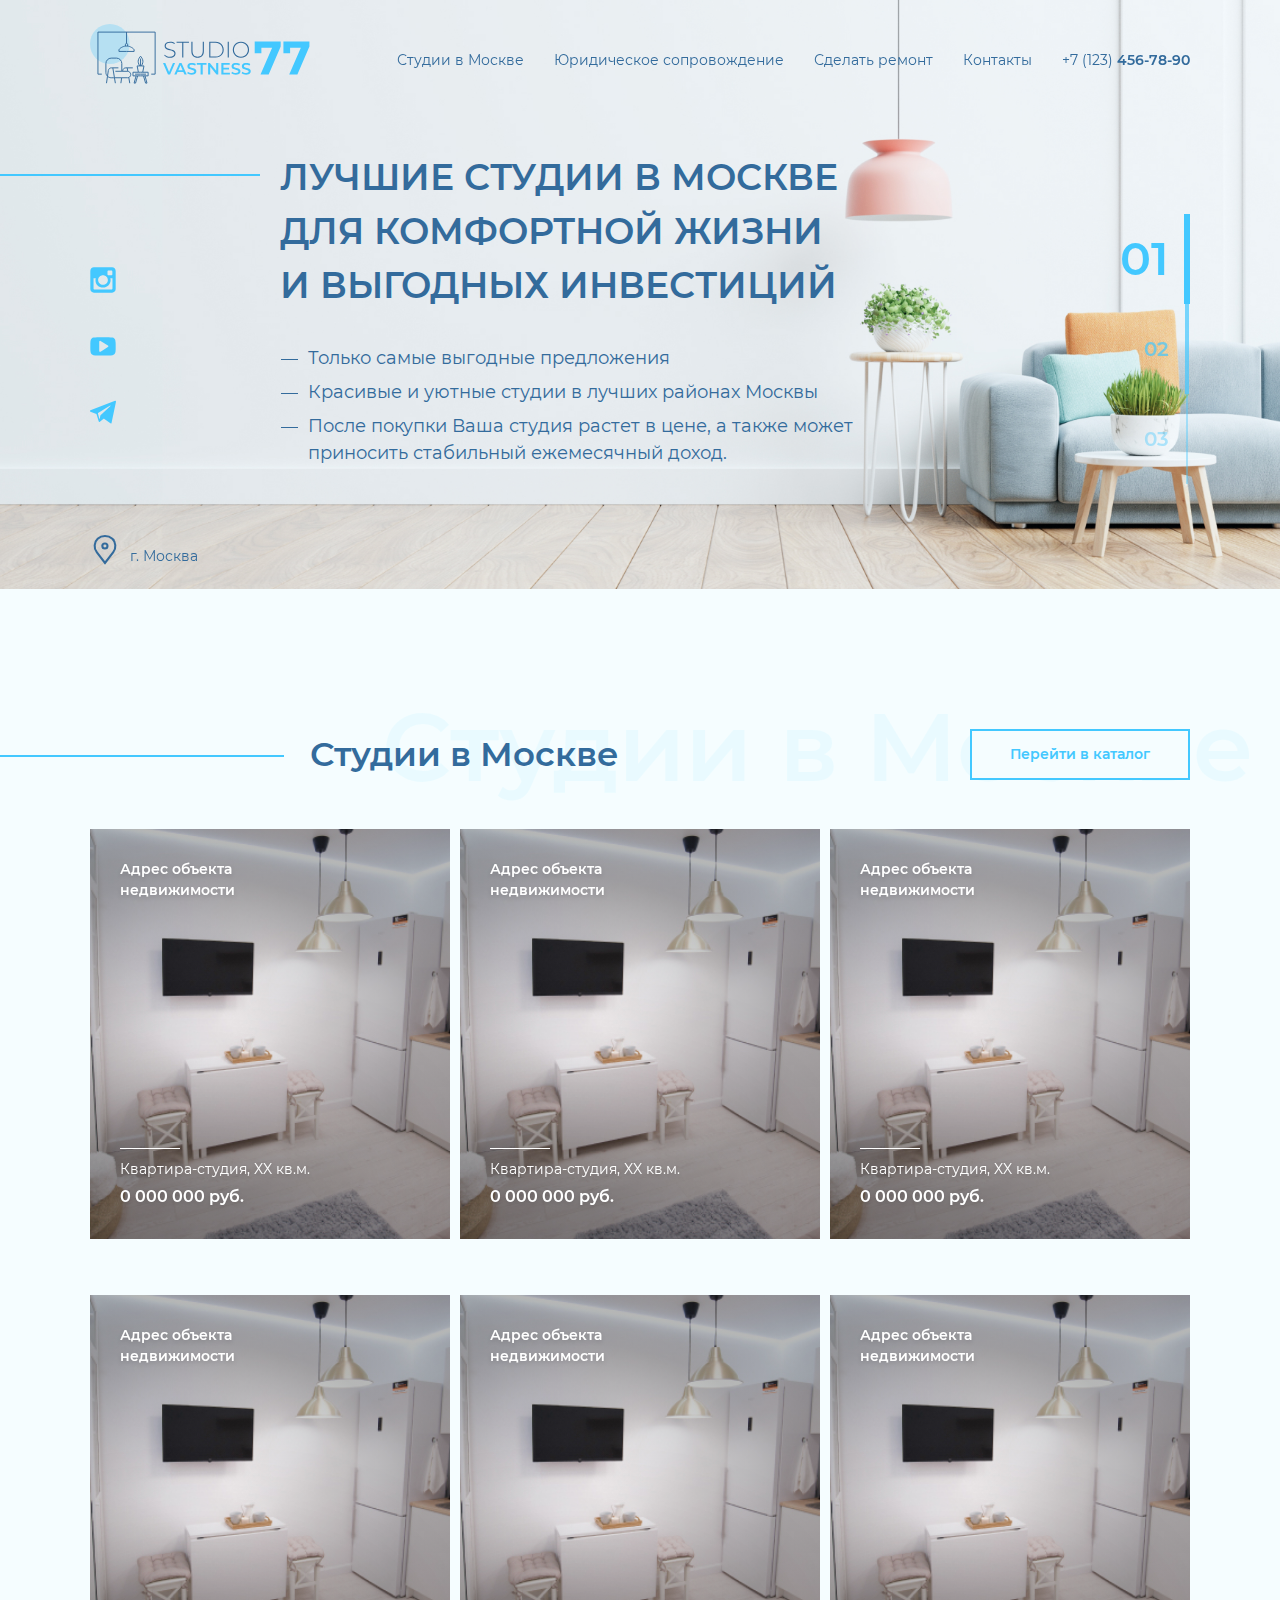
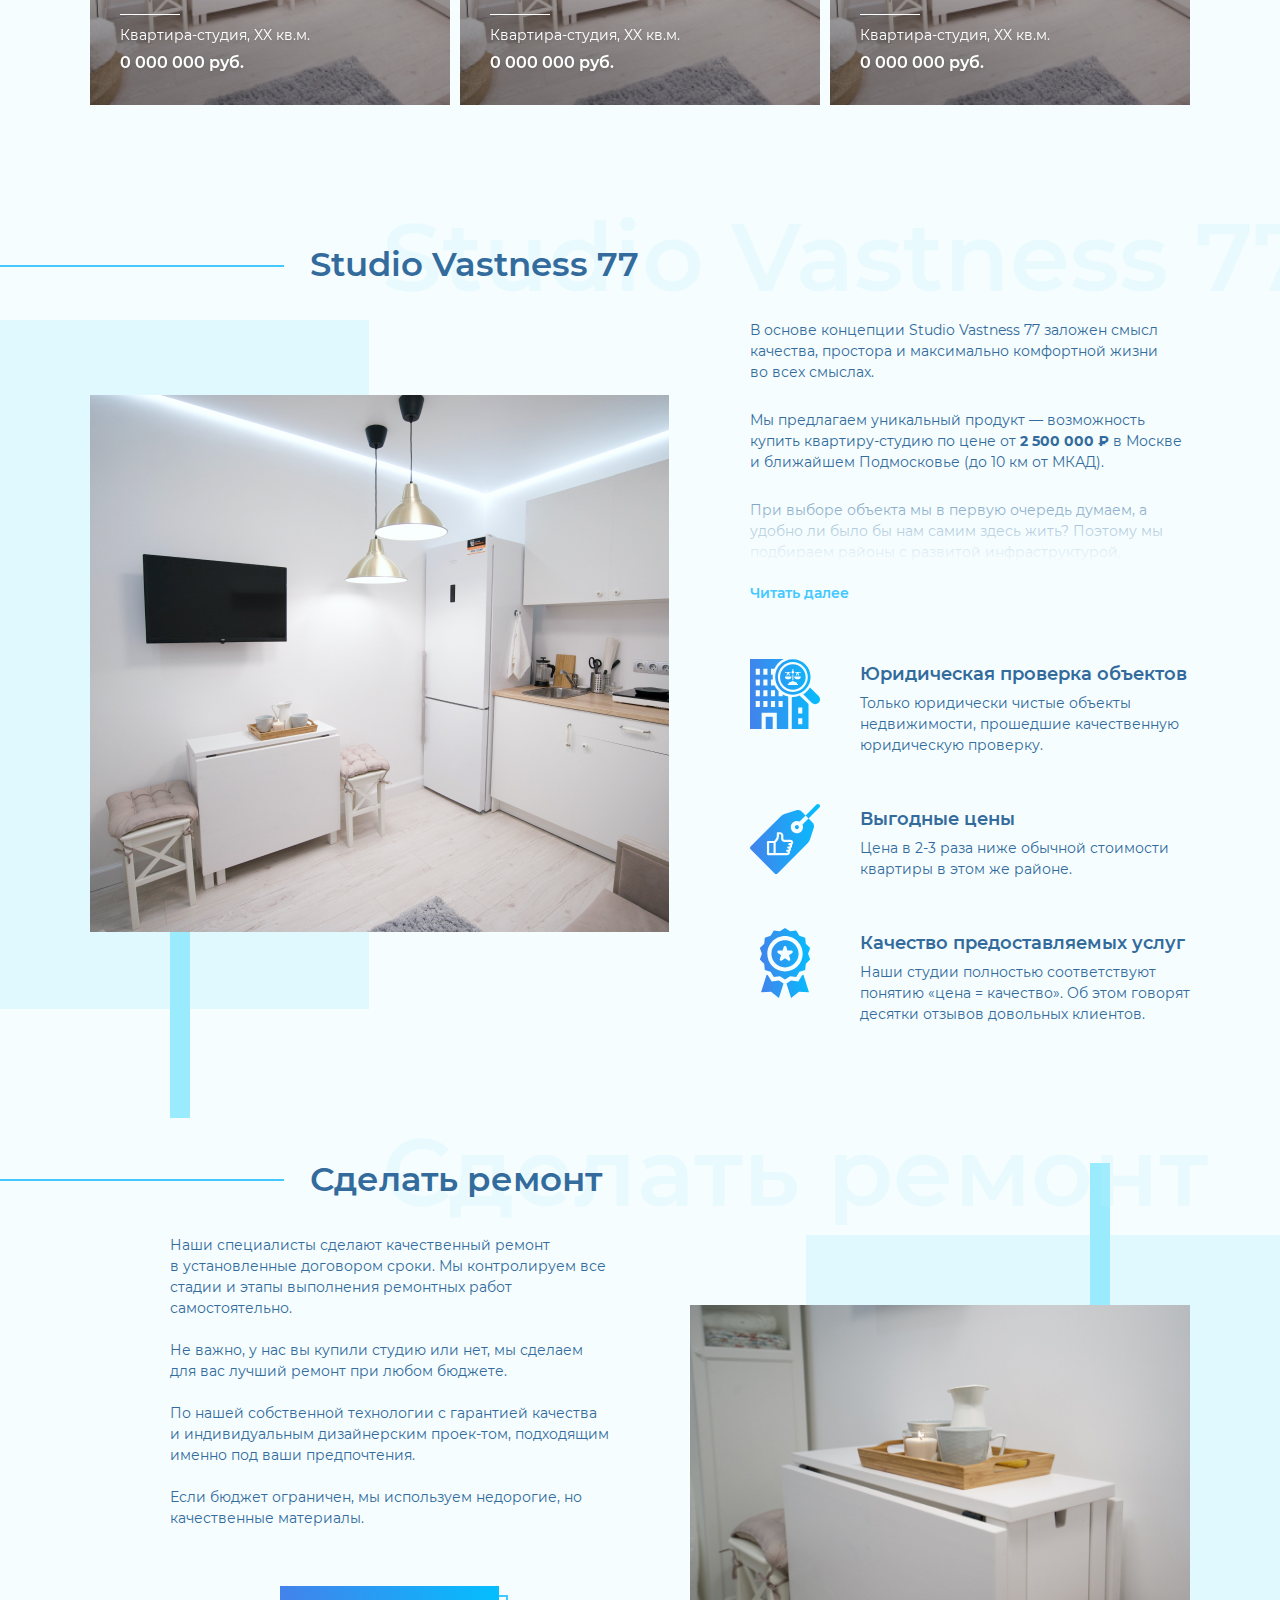
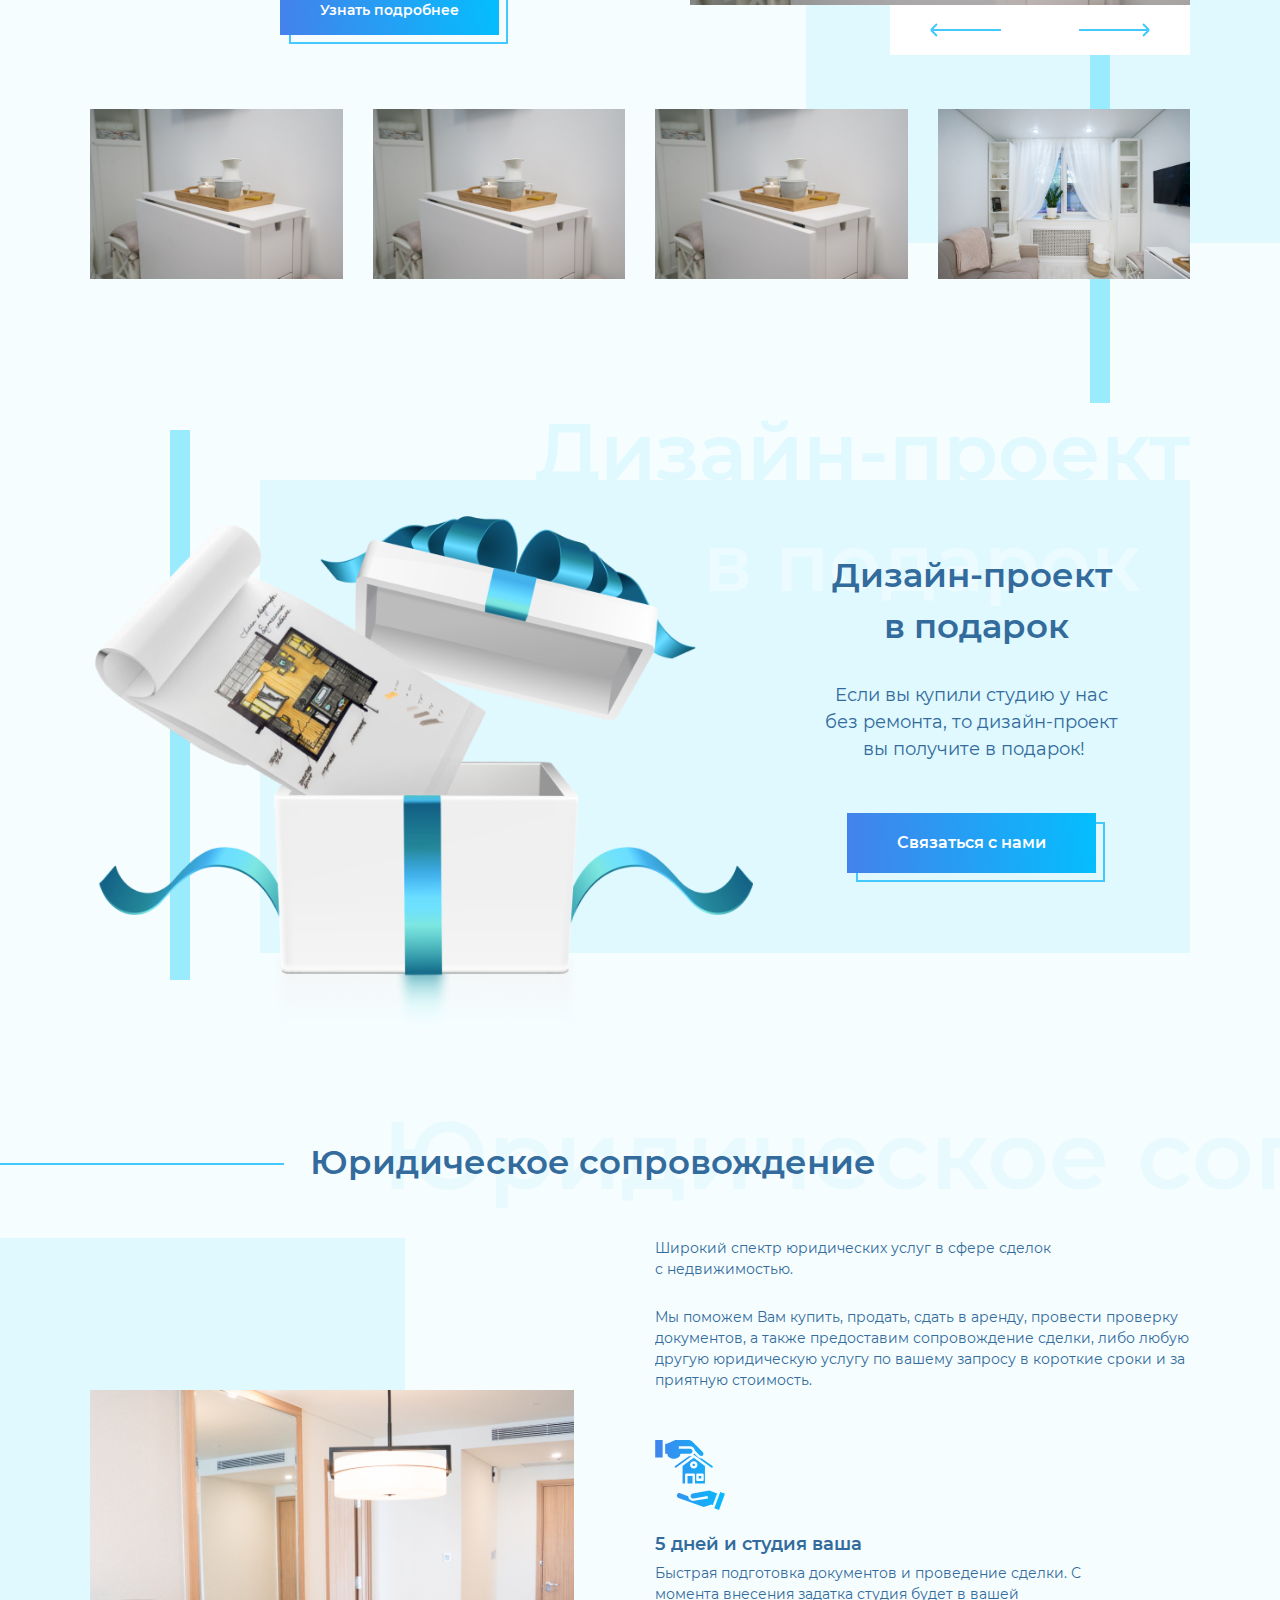
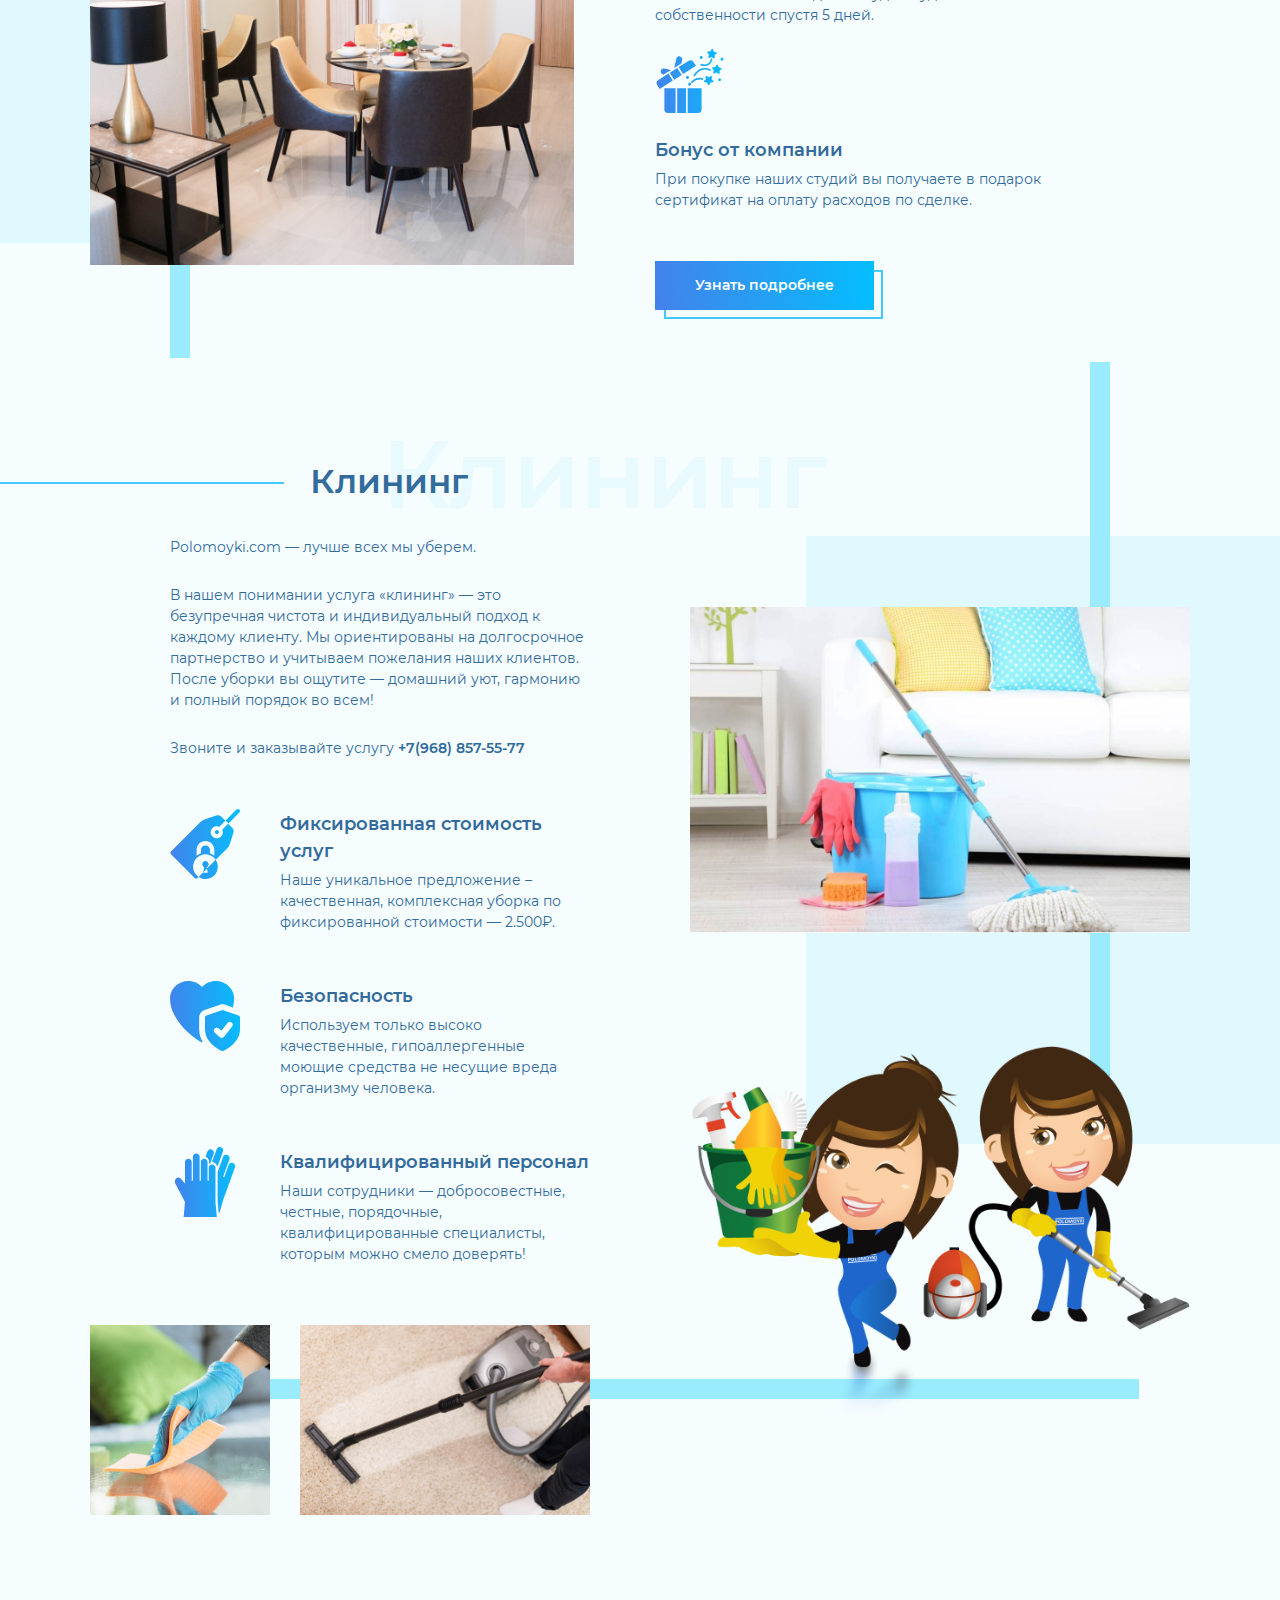
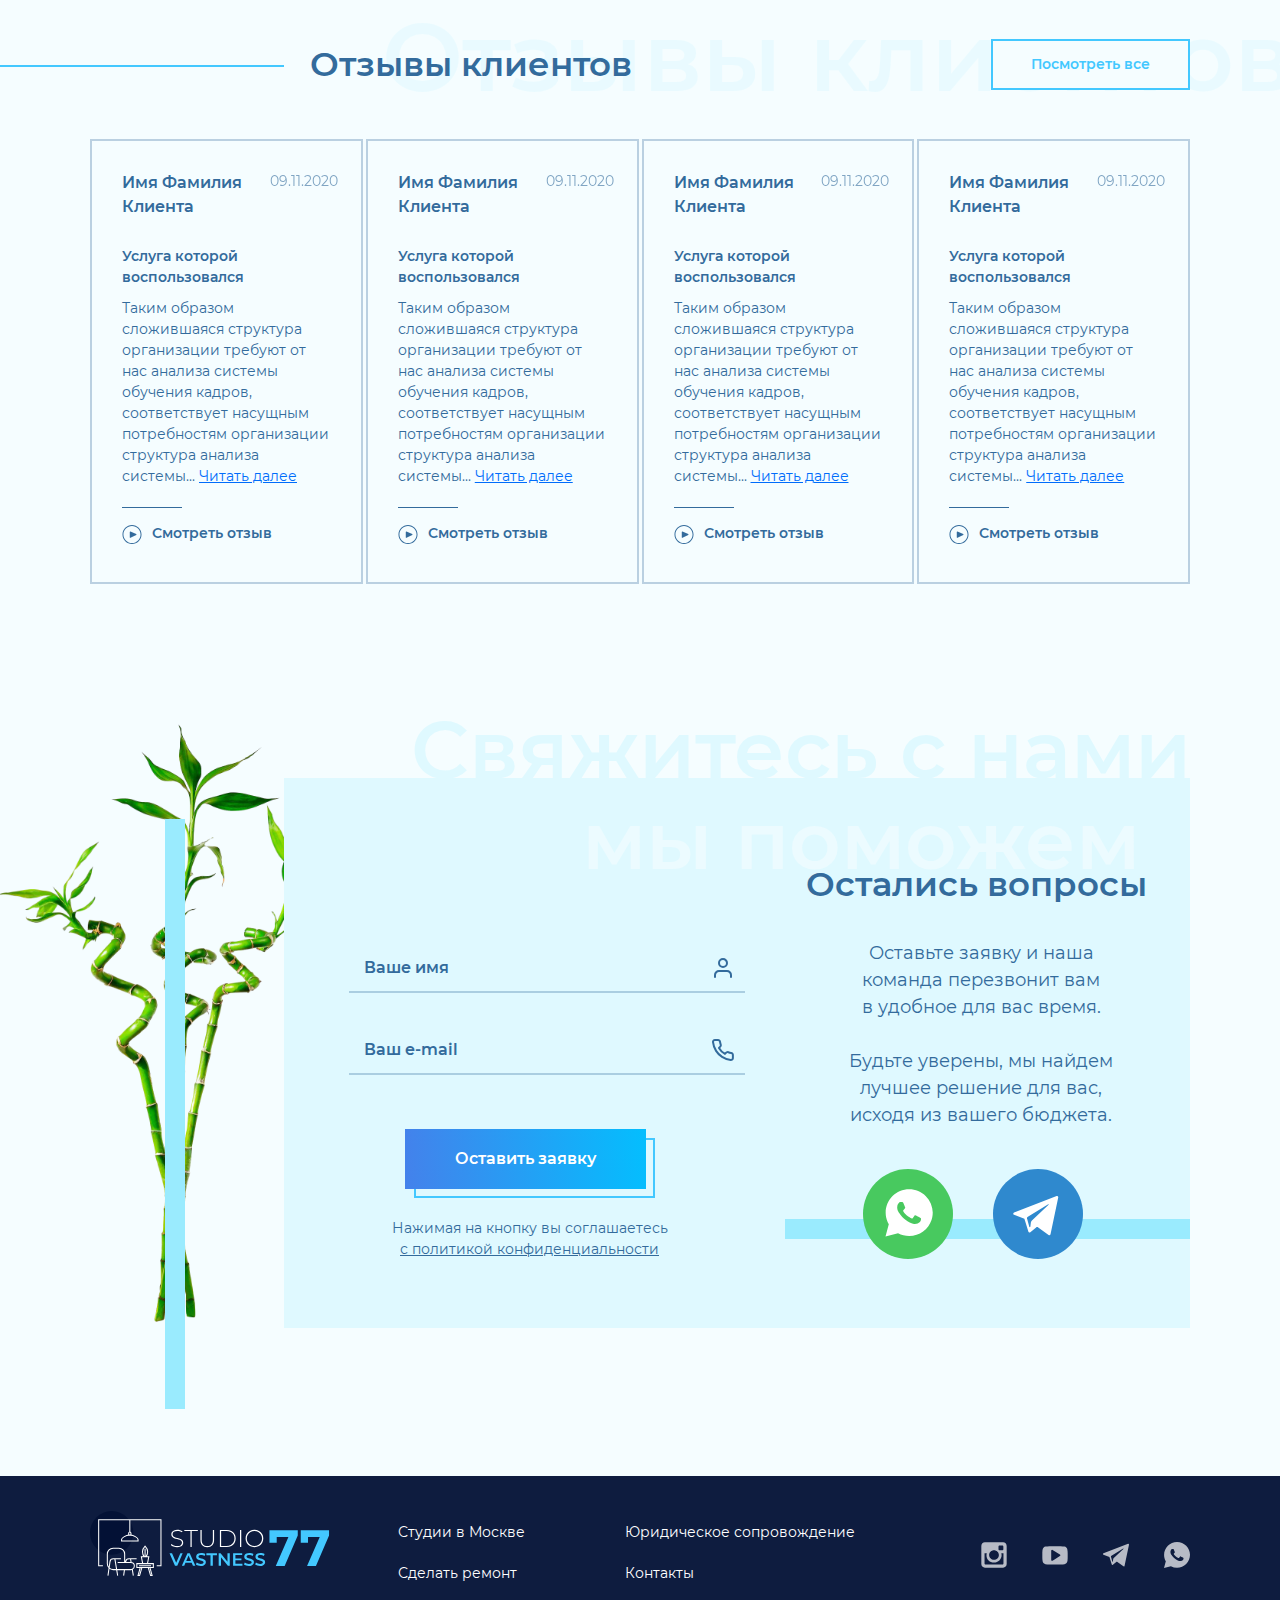
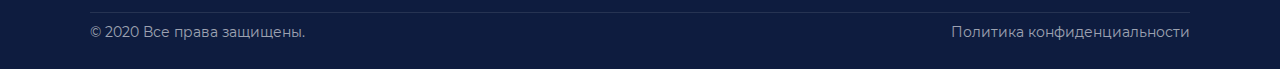
<file: index.html>
<!DOCTYPE html>
<html lang="ru">

<head>
  <meta charset="UTF-8">
  <meta name="viewport" content="width=device-width, initial-scale=1.0">
  <title>Studio Vastness 77</title>
  <link rel="stylesheet" href="css/swiper-bundle.min.css">
  <link rel="stylesheet" href="css/style.css?v3.6">
  <link rel="icon" href="img/favicon.svg" type="image/svg+xml">
  <link rel="icon" href="img/favicon.png" type="image/png">
  <link rel="shortcut icon" href="img/favicon.ico" type="image/x-icon">
</head>

<body>
  <header class="header section">
    <div class="container header__container section__container">
      <a href="index.html" class="logo header__logo">
        <img src="img/logo.svg" alt="Логотип" class="logo__image">
      </a>
      <div class="header__burger burger">
        <span class="burger__item"></span>
        <span class="burger__item"></span>
        <span class="burger__item"></span>
      </div>
      <div class="header__menu">
        <span class="header__menu-close">&times;</span>
        <nav class="header__nav nav">
          <a href="catalog.html" class="header__link nav__link">Студии в&nbsp;Москве</a>
          <a href="support.html" class="header__link nav__link">Юридическое сопровождение</a>
          <a href="repair.html" class="header__link nav__link">Сделать ремонт</a>
          <a href="contacts.html" class="header__link nav__link">Контакты</a>
        </nav>
        <a href="tel:+71234567890" class="header__phone">
          +7 (123)&nbsp;<strong class="header__phone_strong">456-78-90</strong>
        </a>
      </div>
      <!-- /.header__menu -->
    </div>
    <!-- /.container header__container section__container -->
  </header>
  <!-- /.header -->
  <section class="section main">
    <div class="main__slider swiper-container">
      <div class="main__slider-wrapper swiper-wrapper">
        <!-- slide-1 -->
        <div class="main__slider-slide swiper-slide main__slider-slide_slide-1">
          <div class="main__container container">
            <h1 class="main__title">
              ЛУЧШИЕ СТУДИИ В&nbsp;МОСКВЕ<br>
              ДЛЯ КОМФОРТНОЙ ЖИЗНИ<br>
              И ВЫГОДНЫХ ИНВЕСТИЦИЙ
            </h1>
            <div class="main__text">
              <p class="main__text-p">
                Только самые выгодные предложения
              </p>
              <p class="main__text-p">
                Красивые и уютные студии в&nbsp;лучших районах Москвы
              </p>
              <p class="main__text-p">
                После покупки Ваша студия растет в&nbsp;цене, а также может
                приносить стабильный ежемесячный доход.
              </p>
            </div>
          </div>
          <!-- /.main__container -->
        </div>
        <!-- /.main__slidr-slide swiper-slide slide-1-->

        <!-- slide-2 -->
        <div class="main__slider-slide swiper-slide main__slider-slide_slide-2">
          <div class="main__container container">
            <h1 class="main__title">
              КУПИ У&nbsp;НАС СТУДИЮ<br>
              И ПОЛУЧИ ПОДАРОК
            </h1>
            <div class="main__text">
              <p class="main__text-p">
                При покупке Студии у&nbsp;нас без ремонта<br>дизайн-проект вы получите в&nbsp;подарок!
              </p>
            </div>
            <button class="button-second-wrapper main__slider-button">
              <div class="button-second-bg"></div>
              <span class="button button-second main__button-second">Получить консультацию</span>
            </button>
            <div class="main__present">
              <img src="img/present-slide-2.png" alt="Подарок" class="main__present-image">
            </div>
          </div>
          <!-- /.main__container -->
        </div>
        <!-- /.main__slidr-slide swiper-slide slide-2-->

        <!-- slide-3 -->
        <div class="main__slider-slide swiper-slide main__slider-slide_slide-3">
          <div class="main__container container">
            <h1 class="main__title">
              РЕМОНТ КВАРТИР В&nbsp;МОСКВЕ<br>
              от 15 000 руб/кв.м.
            </h1>
            <div class="main__text">
              <p class="main__text-p">
                Ремонт только из&nbsp;высококачественных материалов.
              </p>
              <p class="main__text-p">
                Лучшие предложения «Цена – Качество» в&nbsp;Москве!
              </p>
            </div>
            <button class="button-second-wrapper main__slider-button">
              <div class="button-second-bg"></div>
              <span class="button button-second main__button-second">Получить консультацию</span>
            </button>
          </div>
          <!-- /.main__container  -->
        </div>
        <!-- /.main__slidr-slide swiper-slide slide-3 -->
        <!-- slide-4  -->
        <div class="main__slider-slide swiper-slide main__slider-slide_slide-4">
          <div class="main__container container">
            <h1 class="main__title">
              КУПИ У&nbsp;НАС СТУДИЮ<br>
              И ПОЛУЧИ ПОДАРОК
            </h1>
            <div class="main__text">
              <p class="main__text-p">
                При покупке Студии у&nbsp;нас юридическое<br>сопровождение в&nbsp;подарок!
              </p>
            </div>
            <button class="button-second-wrapper main__slider-button">
              <div class="button-second-bg"></div>
              <span class="button button-second main__button-second">Получить консультацию</span>
            </button>
            <div class="main__present">
              <img src="img/present-slide-4.png" alt="Подарок" class="main__present-image">
            </div>
          </div>
          <!-- /.main__container  -->
        </div>
        <!-- /.main__slidr-slide swiper-slide slide-2-->

      </div>
      <!-- /.main__slider-wrapper swiper-wrapper -->
    </div>
    <!-- /.main__slider swiper-container -->
    <div class="main__static">
      <div class="main__static-container container">
        <div class="main__static-social">
          <div class="main__social-links">
            <a href="https://www.instagram.com/" class="main__social-link social-link social-link_instagram">
              <svg class="main__icon">
                <use xlink:href="img/sprite.svg#instagram"></use>
              </svg>
            </a>
            <a href="https://www.youtube.com/" class="main__social-link social-link social-link_youtube">
              <svg class="main__icon">
                <use xlink:href="img/sprite.svg#youtube"></use>
              </svg>
            </a>
            <a href="https://web.telegram.org/" class="main__social-link social-link social-link_telegram">
              <svg class="main__icon">
                <use xlink:href="img/sprite.svg#telegramm"></use>
              </svg>
            </a>
          </div>
          <!-- /.main__social-links -->
          <div class="main__geo geo">
            <div class="geo__icon-wrapper">
              <svg class="geo__icon">
                <use xlink:href="img/sprite.svg#geo"></use>
              </svg>
              <span class="geo__text">г. Москва</span>
            </div>
          </div>
        </div>
        <!-- /.main__static-nav -->
        <div class="main__pagination">

        </div>
        <!-- /.main__pagination -->
      </div>
      <!-- /.main__static-container -->
    </div>
    <!-- /.main__static -->
  </section>
  <!-- /.section main -->
  <section class="section catalog">
    <div class="section__header catalog__header">
      <div class="container section__container catalog__header-container">
        <h2 class="section__title catalog__title h2-title">Студии в&nbsp;Москве</h2>
        <a href="catalog.html" class="section__header-link catalog__header-link button button-first">Перейти
          в&nbsp;каталог</a>
      </div>
      <!-- /.container header__container catalog__header-container -->
    </div>
    <!-- /.section__header catalog__header -->
    <div class="container catalog__container">
      <div class="catalog__cards">
        <a href="catalog-card.html" class="catalog__card card">
          <div class="card__container">
            <div class="card__button">
              <p class="card__button-text">Подробнее</p>
            </div>
            <div class="card__header">
              <h3 class="card__title h3-title">Адрес объекта недвижимости</h3>
            </div>
            <div class="card__footer">
              <p class="card__description">Квартира-студия, XX кв.м.</p>
              <p class="card__price">0 000 000 руб.</p>
            </div>
            <div class="card__label">
              <p class="card__label-text">ПРОДАНО</p>
            </div>
          </div>
          <!-- /.card__container -->
        </a>
        <!-- /.catalog__card .card -->
        <a href="catalog-card.html" class="catalog__card card">
          <div class="card__container">
            <div class="card__button">
              <p class="card__button-text">Подробнее</p>
            </div>
            <div class="card__header">
              <h3 class="card__title h3-title">Адрес объекта недвижимости</h3>
            </div>
            <div class="card__footer">
              <p class="card__description">Квартира-студия, XX кв.м.</p>
              <p class="card__price">0 000 000 руб.</p>
            </div>
            <div class="card__label">
              <p class="card__label-text">ПРОДАНО</p>
            </div>
          </div>
          <!-- /.card__container -->
        </a>
        <!-- /.catalog__card .card -->
        <a href="catalog-card.html" class="catalog__card card">
          <div class="card__container">
            <div class="card__button">
              <p class="card__button-text">Подробнее</p>
            </div>
            <div class="card__header">
              <h3 class="card__title h3-title">Адрес объекта недвижимости</h3>
            </div>
            <div class="card__footer">
              <p class="card__description">Квартира-студия, XX кв.м.</p>
              <p class="card__price">0 000 000 руб.</p>
            </div>
            <div class="card__label">
              <p class="card__label-text">ПРОДАНО</p>
            </div>
          </div>
          <!-- /.card__container -->
        </a>
        <!-- /.catalog__card .card -->
        <a href="catalog-card.html" class="catalog__card card">
          <div class="card__container">
            <div class="card__button">
              <p class="card__button-text">Подробнее</p>
            </div>
            <div class="card__header">
              <h3 class="card__title h3-title">Адрес объекта недвижимости</h3>
            </div>
            <div class="card__footer">
              <p class="card__description">Квартира-студия, XX кв.м.</p>
              <p class="card__price">0 000 000 руб.</p>
            </div>
            <div class="card__label">
              <p class="card__label-text">ПРОДАНО</p>
            </div>
          </div>
          <!-- /.card__container -->
        </a>
        <!-- /.catalog__card .card -->
        <a href="catalog-card.html" class="catalog__card card">
          <div class="card__container">
            <div class="card__button">
              <p class="card__button-text">Подробнее</p>
            </div>
            <div class="card__header">
              <h3 class="card__title h3-title">Адрес объекта недвижимости</h3>
            </div>
            <div class="card__footer">
              <p class="card__description">Квартира-студия, XX кв.м.</p>
              <p class="card__price">0 000 000 руб.</p>
            </div>
            <div class="card__label">
              <p class="card__label-text">ПРОДАНО</p>
            </div>
          </div>
          <!-- /.card__container -->
        </a>
        <!-- /.catalog__card .card -->
        <a href="catalog-card.html" class="catalog__card card">
          <div class="card__container">
            <div class="card__button">
              <p class="card__button-text">Подробнее</p>
            </div>
            <div class="card__header">
              <h3 class="card__title h3-title">Адрес объекта недвижимости</h3>
            </div>
            <div class="card__footer">
              <p class="card__description">Квартира-студия, XX кв.м.</p>
              <p class="card__price">0 000 000 руб.</p>
            </div>
            <div class="card__label">
              <p class="card__label-text">ПРОДАНО</p>
            </div>
          </div>
          <!-- /.card__container -->
        </a>
        <!-- /.catalog__card .card -->
        <a href="catalog-card.html" class="catalog__card card">
          <div class="card__container">
            <div class="card__button">
              <p class="card__button-text">Подробнее</p>
            </div>
            <div class="card__header">
              <h3 class="card__title h3-title">Адрес объекта недвижимости</h3>
            </div>
            <div class="card__footer">
              <p class="card__description">Квартира-студия, XX кв.м.</p>
              <p class="card__price">0 000 000 руб.</p>
            </div>
            <div class="card__label">
              <p class="card__label-text">ПРОДАНО</p>
            </div>
          </div>
          <!-- /.card__container -->
        </a>
        <!-- /.catalog__card .card -->
        <a href="catalog-card.html" class="catalog__card card">
          <div class="card__container">
            <div class="card__button">
              <p class="card__button-text">Подробнее</p>
            </div>
            <div class="card__header">
              <h3 class="card__title h3-title">Адрес объекта недвижимости</h3>
            </div>
            <div class="card__footer">
              <p class="card__description">Квартира-студия, XX кв.м.</p>
              <p class="card__price">0 000 000 руб.</p>
            </div>
            <div class="card__label">
              <p class="card__label-text">ПРОДАНО</p>
            </div>
          </div>
          <!-- /.card__container -->
        </a>
        <!-- /.catalog__card .card -->
      </div>
      <!-- /.catalog__cards -->
    </div>
    <!-- /.container catalog__container -->
  </section>
  <!-- /.section .catalog -->
  <section class="section about">
    <div class="section__header about__header">
      <div class="container section__container about__header-container">
        <h2 class="section__title about__title  h2-title">Studio Vastness 77</h2>
      </div>
      <!-- /.container header__container about__header-container -->
    </div>
    <!-- /.section__header about__header -->
    <div class="background-rectangle about__rectangle"></div>
    <div class="container about__container">
      <div class="about__body">
        <div class="background-line about__line"></div>
        <div class="about__image-wrapper">
          <img src="img/about.jpg" alt="комната" class="about__image">
        </div>
        <div class="about__description">
          <div class="about__text">
            <p class="about__text-p p">
              В&nbsp;основе концепции Studio Vastness 77 заложен смысл качества, простора и&nbsp;максимально комфортной
              жизни во&nbsp;всех смыслах.
            </p>
            <p class="about__text-p p">
              Мы предлагаем уникальный продукт — возможность купить квартиру-студию по&nbsp;цене от <strong
                class="about__text-p_strong p_strong">2 500 000 ₽</strong> в&nbsp;Москве и&nbsp;ближайшем
              Подмосковье (до 10 км от МКАД).
            </p>
            <p class="about__text-p p">
              При выборе объекта мы в&nbsp;первую очередь думаем, а удобно
              ли было бы нам самим здесь жить? Поэтому мы подбираем районы с&nbsp;развитой инфраструктурой, хорошей
              транспортной
              доступностью и благоприятной экологической обстановкой. Наша задача — чтобы человек после покупки ловил
              себя на мысли,
              как же все удобно и комфортно для жизни.
            </p>
            <p class="about__text-p p">
              Мы с&nbsp;радостью подберем для вас самую лучшую недвижимость для жизни и инвестиций.
            </p>
          </div>
          <!-- /.about__text -->
          <button class="about__description-button">Читать далее</button>
          <div class="about__advantages">
            <div class="about__advantage advantage">
              <div class="advantage__image-wrapper">
                <img src="img/inspection.svg" alt="Юридическая проверка документов" class="advantage__image icon">
              </div>
              <div class="advantage__description">
                <h3 class="advantage__title h3-title">Юридическая проверка объектов</h3>
                <p class="advantage__text">
                  Только юридически чистые объекты недвижимости, прошедшие качественную юридическую проверку.
                </p>
              </div>
            </div>
            <!-- /.about__advantage advantage -->
            <div class="about__advantage advantage">
              <div class="advantage__image-wrapper">
                <img src="img/price.svg" alt="Юридическая проверка документов" class="advantage__image icon">
              </div>
              <div class="advantage__description">
                <h3 class="advantage__title h3-title">Выгодные цены</h3>
                <p class="advantage__text">
                  Цена в&nbsp;2-3 раза ниже обычной стоимости квартиры в&nbsp;этом же районе.
                </p>
              </div>
            </div>
            <!-- /.about__advantage advantage -->
            <div class="about__advantage advantage">
              <div class="advantage__image-wrapper">
                <img src="img/quality.svg" alt="Юридическая проверка документов" class="advantage__image icon">
              </div>
              <div class="advantage__description">
                <h3 class="advantage__title h3-title">Качество предоставляемых услуг</h3>
                <p class="advantage__text">
                  Наши студии полностью соответствуют понятию «цена = качество». Об&nbsp;этом говорят десятки отзывов
                  довольных клиентов.
                </p>
              </div>
            </div>
            <!-- /.about__advantage advantage -->
          </div>
          <!-- /.about__advantages -->
        </div>
        <!-- /.about__description -->
      </div>
      <!-- /.about__body -->
    </div>
    <!-- /.container about__container -->
  </section>
  <!-- /.section about -->
  <section class="section repair">
    <div class="section__header repair__header">
      <div class="container section__container repair__header-container">
        <h2 class="section__title repair__title h2-title">Сделать ремонт</h2>
      </div>
      <!-- /.container header__container repair__header-container -->
    </div>
    <!-- /.section__header repair__header -->
    <div class="container repair__container">
      <div class="background-rectangle repair__rectangle"></div>
      <div class="repair__body">
        <div class="background-line repair__line"></div>
        <div class="repair__context">
          <div class="repair__description">
            <div class="repair__text-wrapper">
              <div class="repair__text">
                <p class="repair__text-p p">
                  Наши специалисты сделают качественный ремонт в&nbsp;установленные договором сроки. Мы контролируем все
                  стадии
                  и этапы
                  выполнения ремонтных работ самостоятельно.
                </p>
                <p class="repair__text-p p">
                  Не важно, у нас вы купили студию или нет, мы сделаем для вас лучший ремонт при любом бюджете.
                </p>
                <p class="repair__text-p p">
                  По нашей собственной технологии с гарантией качества и индивидуальным дизайнерским проек-том,
                  подходящим
                  именно под
                  ваши предпочтения.
                </p>
                <p class="repair__text-p p">
                  Если бюджет ограничен, мы используем недорогие, но качественные материалы.
                </p>
              </div>
              <div class="repair__button button-second-wrapper">
                <div class="button-second-bg"></div>
                <a href="repair.html" class="button button-second">Узнать подробнее</a>
              </div>
            </div>
            <!-- /.repair__text-wrapper -->
            <div class="repair__slider">
              <div class="swiper-container slider">
                <div class="slider__wrapper swiper-wrapper">
                  <div class="slider__slide swiper-slide">
                    <img src="img/repair-slide-1.jpg" alt="Комната с ремонтом" class="slider__image">
                  </div>
                  <div class="slider__slide swiper-slide">
                    <img src="img/repair-slide-1.jpg" alt="Комната с ремонтом" class="slider__image">
                  </div>
                  <div class="slider__slide swiper-slide">
                    <img src="img/repair-slide-1.jpg" alt="Комната с ремонтом" class="slider__image">
                  </div>
                  <div class="slider__slide swiper-slide">
                    <img src="img/repair-slide-2.jpg" alt="Комната с ремонтом" class="slider__image">
                  </div>
                  <div class="slider__slide swiper-slide">
                    <img src="img/repair-slide-3.jpg" alt="Комната с ремонтом" class="slider__image">
                  </div>
                  <div class="slider__slide swiper-slide">
                    <img src="img/repair-slide-4.jpg" alt="Комната с ремонтом" class="slider__image">
                  </div>
                </div>
                <!-- /.slider__wrapper -->
                <div class="slider__buttons">
                  <div class="slider__button slider__button_prev">
                    <!-- <img src="img/slider-arrow-prev.svg" alt="предыдущий слайд"
                      class="slider__button-icon slider__button-icon_prev"> -->
                  </div>
                  <div class="slider__button slider__button_next">
                    <!-- <img src="img/slider-arrow-next.svg" alt="следующий слайд"
                      class="slider__button-icon slider__button-icon_next"> -->
                  </div>
                </div>
              </div>
              <!-- /.swiper-container -->
            </div>
            <!-- /.repair__slider slider -->
          </div>
          <!-- /.repair__description -->
          <div class="swiper-container slider-preview">
            <div class="repair__slider-preview slider__preview swiper-wrapper">
              <div class="slider__preview-wrapper swiper-slide">
                <img src="img/repair-slide-1.jpg" alt="превью ремонта" class="slider__preview-image">
              </div>
              <div class="slider__preview-wrapper swiper-slide">
                <img src="img/repair-slide-1.jpg" alt="превью ремонта" class="slider__preview-image">
              </div>
              <div class="slider__preview-wrapper swiper-slide">
                <img src="img/repair-slide-1.jpg" alt="превью ремонта" class="slider__preview-image">
              </div>
              <div class="slider__preview-wrapper swiper-slide">
                <img src="img/repair-slide-2.jpg" alt="превью ремонта" class="slider__preview-image">
              </div>
              <div class="slider__preview-wrapper swiper-slide">
                <img src="img/repair-slide-3.jpg" alt="превью ремонта" class="slider__preview-image">
              </div>
              <div class="slider__preview-wrapper swiper-slide">
                <img src="img/repair-slide-4.jpg" alt="превью ремонта" class="slider__preview-image">
              </div>
            </div>
            <!-- /.repair__slider-preview -->
          </div>
          <!-- /.swiper-container -->
        </div>
        <!-- /.repair__context -->
      </div>
      <!-- /.repair__body -->
    </div>
    <!-- /.container repair__container -->
  </section>
  <!-- /.section repair -->
  <section class="section design">
    <div class="container design__container">
      <div class="background-rectangle design__rectangle"></div>
      <div class="background-line design__line"></div>
      <div class="design__image-wrapper">
        <img src="img/present.png" alt="подарочная коробка" class="design__image">
      </div>
      <div class="design__description">
        <h2 class="section__title design__title h2-title">Дизайн-проект &nbsp;в&nbsp;подарок</h2>
        <p class="design__text">
          Если вы купили студию у нас
          без ремонта, то дизайн-проект
          &nbsp;вы получите в&nbsp;подарок!
        </p>
        <button class="design__button button-second-wrapper">
          <div class="design__button-bg button-second-bg"></div>
          <span class="design__button-text button button-second">Связаться с нами</span>
        </button>

      </div>
      <!-- /.design__description -->
    </div>
    <!-- /.container design__container -->
  </section>
  <!-- /.section design -->
  <section class="section support">
    <div class="background-rectangle support__rectangle"></div>
    <div class="section__header support__header">
      <div class="container section__container support__header-container">
        <h2 class="section__title support__title h2-title">Юридическое сопровождение</h2>
      </div>
      <!-- /.container header__container support__header-container -->
    </div>
    <!-- /.section__header support__header -->
    <div class="container support__container">
      <div class="support__body">
        <div class="background-line support__line"></div>
        <div class="support__image-wrapper">
          <img src="img/support.jpg" alt="комната переговоров" class="support__image">
        </div>
        <div class="support__description">
          <div class="support__text">
            <p class="support__text-p p">
              Широкий спектр юридических услуг в&nbsp;сфере сделок с&nbsp;недвижимостью.
            </p>
            <p class="support__text-p p">
              Мы поможем Вам купить, продать, сдать в&nbsp;аренду, провести проверку документов, а также предоставим
              сопровождение сделки,
              либо любую другую юридическую услугу по вашему запросу в&nbsp;короткие сроки и за приятную стоимость.
            </p>
          </div>
          <!-- /.support__text -->
          <div class="support__advantages">
            <div class="support__advantage advantage">
              <div class="support__advantage-image-wrapper advantage__image-wrapper">
                <img src="img/hands.svg" alt="Иконка: быстрая подготовка документов"
                  class="support__advantage-image advantage__image icon">
              </div>
              <div class="advantage__description">
                <h3 class="advantage__title h3-title">5 дней и студия ваша</h3>
                <p class="advantage__text">
                  Быстрая подготовка документов и проведение сделки. С момента внесения задатка студия будет
                  в&nbsp;вашей
                  собственности спустя 5 дней.
                </p>
              </div>
            </div>
            <!-- /.support__advantage advantage -->
            <div class="support__advantage advantage">
              <div class="support__advantage-image-wrapper advantage__image-wrapper">
                <img src="img/bonus.svg" alt="Иконка: бонус от компании"
                  class="support__advantage-image advantage__image icon">
              </div>
              <div class="advantage__description">
                <h3 class="advantage__title h3-title">Бонус от компании</h3>
                <p class="advantage__text">
                  При покупке наших студий
                  вы получаете в&nbsp;подарок сертификат на оплату расходов&nbsp;по сделке.
                </p>
              </div>
            </div>
            <!-- /.support__advantage advantage -->
          </div>
          <!-- /.support__advantages -->
          <div class="support__button button-second-wrapper">
            <div class="button-second-bg"></div>
            <a href="support.html" class="button button-second">Узнать подробнее</a>
          </div>

        </div>
        <!-- /.support__description -->
      </div>
      <!-- /.support__body -->
    </div>
    <!-- /.container support__container -->
  </section>
  <!-- /.section support -->
  <section class="section cleaning">
    <div class="section__header cleaning__header">
      <div class="container section__container cleaning__header-container">
        <h2 class="section__title cleaning__title h2-title">Клининг</h2>
      </div>
      <!-- /.container header__container cleaning__header-container -->
    </div>
    <!-- /.section__header cleaning__header -->
    <div class="container cleaning__container">
      <div class="background-rectangle cleaning__rectangle"></div>
      <div class="cleaning__body">
        <div class="background-line cleaning__line_vertical"></div>
        <div class="background-line cleaning__line_horizontal"></div>
        <div class="cleaning__description">
          <div class="cleaning__text">
            <p class="cleaning__text-p p">
              Polomoyki.com — лучше всех мы уберем.
            </p>
            <p class="cleaning__text-p p">
              В нашем понимании услуга «клининг» — это безупречная чистота и индивидуальный подход к каждому клиенту.
              Мы
              ориентированы
              на долгосрочное партнерство и учитываем пожелания наших клиентов. После уборки вы ощутите — домашний
              уют,
              гармонию и
              полный порядок во всем!
            </p>
            <p class="cleaning__text-p p">
              Звоните и заказывайте услугу
              <a href="tel:+79688575577" class="cleaning__phone">
                +7(968) 857-55-77
              </a>
            </p>
          </div>
          <!-- /.cleaning__text -->
          <div class="cleaning__advantages">
            <div class="cleaning__advantage advantage">
              <div class="advantage__image-wrapper">
                <img src="img/fix-price.svg" alt="Иконка: фиксированная стоимость услуг" class="advantage__image icon">
              </div>
              <div class="advantage__description">
                <h3 class="advantage__title h3-title">Фиксированная стоимость услуг</h3>
                <p class="advantage__text">
                  Наше уникальное предложение – качественная, комплексная уборка по фиксированной стоимости — 2.500₽.
                </p>
              </div>
            </div>
            <!-- /.cleaning__advantage advantage -->
            <div class="cleaning__advantage advantage">
              <div class="advantage__image-wrapper">
                <img src="img/heart-safe.svg" alt="Иконка: безопасность" class="advantage__image icon">
              </div>
              <div class="advantage__description">
                <h3 class="advantage__title h3-title">Безопасность</h3>
                <p class="advantage__text">
                  Используем только высоко качественные, гипоаллергенные моющие средства не несущие вреда организму
                  человека.
                </p>
              </div>
            </div>
            <!-- /.cleaning__advantage advantage -->
            <div class="cleaning__advantage advantage">
              <div class="advantage__image-wrapper">
                <img src="img/gloves.svg" alt="Иконка: квалифицированный персонал" class="advantage__image icon">
              </div>
              <div class="advantage__description">
                <h3 class="advantage__title h3-title">Квалифицированный персонал</h3>
                <p class="advantage__text">
                  Наши сотрудники — добросовестные, честные, порядочные, квалифицированные специалисты, которым можно
                  смело доверять!
                </p>
              </div>
            </div>
            <!-- /.cleaning__advantage advantage -->
          </div>
          <!-- /.cleaning__advantages -->
          <div class="cleaning__photos">
            <div class="cleaning__photo-wrapper cleaning__photo-wrapper_left">
              <img src="img/cleaning-left.jpg" alt="Клининг" class="cleaning__image">
            </div>
            <div class="cleaning__photo-wrapper cleaning__photo-wrapper_right">
              <img src="img/cleaning-right.jpg" alt="Клининг" class="cleaning__image">
            </div>
          </div>
          <!-- /.cleaning__photos -->
        </div>
        <!-- /.cleaning__description -->
        <div class="cleaning__images">
          <div class="cleaning__photo-wrapper cleaning__photo-wrapper_top">
            <img src="img/cleaning-top.jpg" alt="Клининг" class="cleaning__image">
          </div>
          <div class="cleaning__photo-wrapper cleaning__photo-wrapper_bottom">
            <img src="img/ladies.png" alt="Клининг" class="cleaning__image">
          </div>
        </div>
        <!-- /.cleaning__images -->
      </div>
      <!-- /.cleaning__body -->
    </div>
    <!-- /.container cleaning__container -->
  </section>
  <!-- /.section cleaning -->
  <section class="section testimonials">
    <div class="section__header testimonials__header">
      <div class="container section__container testimonials__header-container">
        <h2 class="section__title testimonials__title h2-title">Отзывы клиентов</h2>
        <a href="#"
          class="section__header-link testimonials__header-link button button-first testimonials__header-link_top">Посмотреть
          все</a>
      </div>
      <!-- /.container header__container testimonials__header-container -->
    </div>
    <!-- /.section__header testimonials__header -->
    <div class="container testimonials__container">
      <div class="testimonials__cards">
        <div class="testimonials__card">
          <div class="testimonials__card-container">
            <div class="testimonials__card-header">
              <h3 class="testimonials__card-client h3-title">Имя Фамилия
                Клиента</h3>
              <time datetime="09.11.2020" class="testimonials__card-date">09.11.2020</time>
            </div>
            <div class="testimonials__card-body">
              <h4 class="testimonials__card-service h4-title">Услуга которой воспользовался</h4>
              <p class="testimonials__card-review">
                Таким образом сложившаяся структура организации требуют
                от нас анализа системы обучения кадров, соответствует насущным потребностям организации структура
                анализа системы...
                <button class="testimonials__card-button">Читать далее</button>
              </p>
            </div>
            <button class="testimonials__card-footer">
              <div class="play">
                <div class="play__icon-wrapper">
                  <img src="img/btn-play.svg" alt="Смотреть отзыв" class="play__icon">
                </div>
                <span class="play__text">Смотреть отзыв</span>
              </div>
            </button>
          </div>
          <!-- /.testimonials__card-container -->
        </div>
        <!-- /.testimonials__card -->
        <div class="testimonials__card">
          <div class="testimonials__card-container">
            <div class="testimonials__card-header">
              <h3 class="testimonials__card-client h3-title">Имя Фамилия
                Клиента</h3>
              <time datetime="09.11.2020" class="testimonials__card-date">09.11.2020</time>
            </div>
            <div class="testimonials__card-body">
              <h4 class="testimonials__card-service h4-title">Услуга которой воспользовался</h4>
              <p class="testimonials__card-review">
                Таким образом сложившаяся структура организации требуют
                от нас анализа системы обучения кадров, соответствует насущным потребностям организации структура
                анализа системы...
                <button class="testimonials__card-button">Читать далее</button>
              </p>
            </div>
            <button class="testimonials__card-footer">
              <div class="play">
                <div class="play__icon-wrapper">
                  <img src="img/btn-play.svg" alt="Смотреть отзыв" class="play__icon">
                </div>
                <span class="play__text">Смотреть отзыв</span>
              </div>
            </button>
          </div>
          <!-- /.testimonials__card-container -->
        </div>
        <!-- /.testimonials__card -->
        <div class="testimonials__card">
          <div class="testimonials__card-container">
            <div class="testimonials__card-header">
              <h3 class="testimonials__card-client h3-title">Имя Фамилия
                Клиента</h3>
              <time datetime="09.11.2020" class="testimonials__card-date">09.11.2020</time>
            </div>
            <div class="testimonials__card-body">
              <h4 class="testimonials__card-service h4-title">Услуга которой воспользовался</h4>
              <p class="testimonials__card-review">
                Таким образом сложившаяся структура организации требуют
                от нас анализа системы обучения кадров, соответствует насущным потребностям организации структура
                анализа системы...
                <button class="testimonials__card-button">Читать далее</button>
              </p>
            </div>
            <button class="testimonials__card-footer">
              <div class="play">
                <div class="play__icon-wrapper">
                  <img src="img/btn-play.svg" alt="Смотреть отзыв" class="play__icon">
                </div>
                <span class="play__text">Смотреть отзыв</span>
              </div>
            </button>
          </div>
          <!-- /.testimonials__card-container -->
        </div>
        <!-- /.testimonials__card -->
        <div class="testimonials__card">
          <div class="testimonials__card-container">
            <div class="testimonials__card-header">
              <h3 class="testimonials__card-client h3-title">Имя Фамилия
                Клиента</h3>
              <time datetime="09.11.2020" class="testimonials__card-date">09.11.2020</time>
            </div>
            <div class="testimonials__card-body">
              <h4 class="testimonials__card-service h4-title">Услуга которой воспользовался</h4>
              <p class="testimonials__card-review">
                Таким образом сложившаяся структура организации требуют
                от нас анализа системы обучения кадров, соответствует насущным потребностям организации структура
                анализа системы...
                <button class="testimonials__card-button">Читать далее</button>
              </p>
            </div>
            <button class="testimonials__card-footer">
              <div class="play">
                <div class="play__icon-wrapper">
                  <img src="img/btn-play.svg" alt="Смотреть отзыв" class="play__icon">
                </div>
                <span class="play__text">Смотреть отзыв</span>
              </div>
            </button>
          </div>
          <!-- /.testimonials__card-container -->
        </div>
        <!-- /.testimonials__card -->
        <a href="#"
          class="section__header-link testimonials__header-link button button-first testimonials__header-link_bottom">Посмотреть
          все</a>



      </div>
      <!-- /.container testimonials__container -->
  </section>
  <!-- /.section testimonials -->
  <section class="section questions">
    <div class="container questions__container">
      <div class="background-line questions__line_vertical questions__line_vertical_top"></div>
      <div class="background-line questions__line_vertical questions__line_vertical_middle"></div>
      <div class="background-line questions__line_vertical questions__line_vertical_bottom"></div>
      <div class="questions__bg">
        <img src="img/bamboo.png" alt="бамбук" class="questions__bg-image">
      </div>
      <!-- /.questions__bg -->
      <div class="questions__rectangle">
        <form action="#" metod="POST" class="questions__form form">
          <div class="form__input-wrapper">
            <input type="text" class="questions__form-name form__name form__input" placeholder="Ваше имя">
          </div>
          <div class="form__input-wrapper">
            <input type="email" class="questions__form-email form__email form__input" placeholder="Ваш e-mail">
          </div>
          <button class="button-second-wrapper form__button-wrapper">
            <div class="button-second-bg"></div>
            <div class="button button-second form__button ">
              Оставить заявку
            </div>
          </button>
          <div class="questions__form-policy form__policy policy">
            <p class="policy__text">Нажимая на кнопку вы соглашаетесь</p>
            <a href="#" class="policy__link">с политикой конфиденциальности</a>
          </div>
        </form>
        <div class="questions__descriptions">
          <div class="section__header questions__header">
            <h2 class="section__title questions__title h2-title">Остались вопросы</h2>
          </div>
          <!-- /.section__header questions__header -->
          <div class="questions__text">
            <p class="questions__p">
              Оставьте заявку и наша команда перезвонит вам в&nbsp;удобное для вас время.
            </p>
            <p class="questions__p">
              Будьте уверены, мы найдем лучшее решение для вас, исходя из вашего бюджета.
            </p>
          </div>
          <div class="questions__icons">
            <div class="background-line questions__line_horizontal"></div>
            <a href="https://www.whatsapp.com/" class="questions__icon-wrapper">
              <img src="img/watsapp.svg" alt="watsapp" class="questions__icon">
            </a>
            <a href="https://web.telegram.org/" class="questions__icon-wrapper">
              <img src="img/telegramm.svg" alt="telegramm" class="questions__icon">
            </a>
          </div>
          <!-- /.questions__icons -->
        </div>
        <!-- /.questions__descriptions -->
      </div>
      <!-- /.questions__rectangle -->
    </div>
    <!-- /.container questions__container -->
  </section>
  <!-- /.section questions -->
  <footer class="section footer">
    <div class="container footer__container section__container">
      <div class="footer__main">
        <a href="index.html" class="logo footer__logo">
          <img src="img/logo-footer.svg" alt="Логотип" class="logo__image">
        </a>
        <nav class="footer__nav nav">
          <a href="catalog.html" class="footer__link nav__link">Студии в&nbsp;Москве</a>
          <a href="support.html" class="footer__link nav__link">Юридическое сопровождение</a>
          <a href="repair.html" class="footer__link nav__link">Сделать ремонт</a>
          <a href="contacts.html" class="footer__link nav__link">Контакты</a>
        </nav>
        <div class="footer__social-links">
          <a href="https://www.instagram.com/" class="social-link social-link_instagram">
            <svg class="footer__icon">
              <use xlink:href="img/sprite.svg#instagram"></use>
            </svg>
          </a>
          <a href="https://www.youtube.com/" class="social-link social-link_youtube">
            <svg class="footer__icon">
              <use xlink:href="img/sprite.svg#youtube"></use>
            </svg>
          </a>
          <a href="https://web.telegram.org/" class="social-link social-link_telegram">
            <svg class="footer__icon">
              <use xlink:href="img/sprite.svg#telegramm"></use>
            </svg>
          </a>
          <a href="https://www.whatsapp.com/" class="social-link social-link_watsapp">
            <svg class="footer__icon">
              <use xlink:href="img/sprite.svg#watsapp"></use>
            </svg>
          </a>
        </div>
        <!-- /.footer__social-links -->
      </div>
      <!-- /.footer__main -->
      <div class="footer__last">
        <span class="reserved">© 2020 Все права защищены.</span>
        <a href="#" class="privacy-policy">Политика конфиденциальности</a>
      </div>
      <!-- /.footer__last -->
    </div>
    <!-- /.container footer__container section__container -->

  </footer>
  <!-- /.section footer -->
  <script src="js/swiper-bundle.min.js"></script>
  <script src="js/main.js"></script>
</body>

</html>
</file>
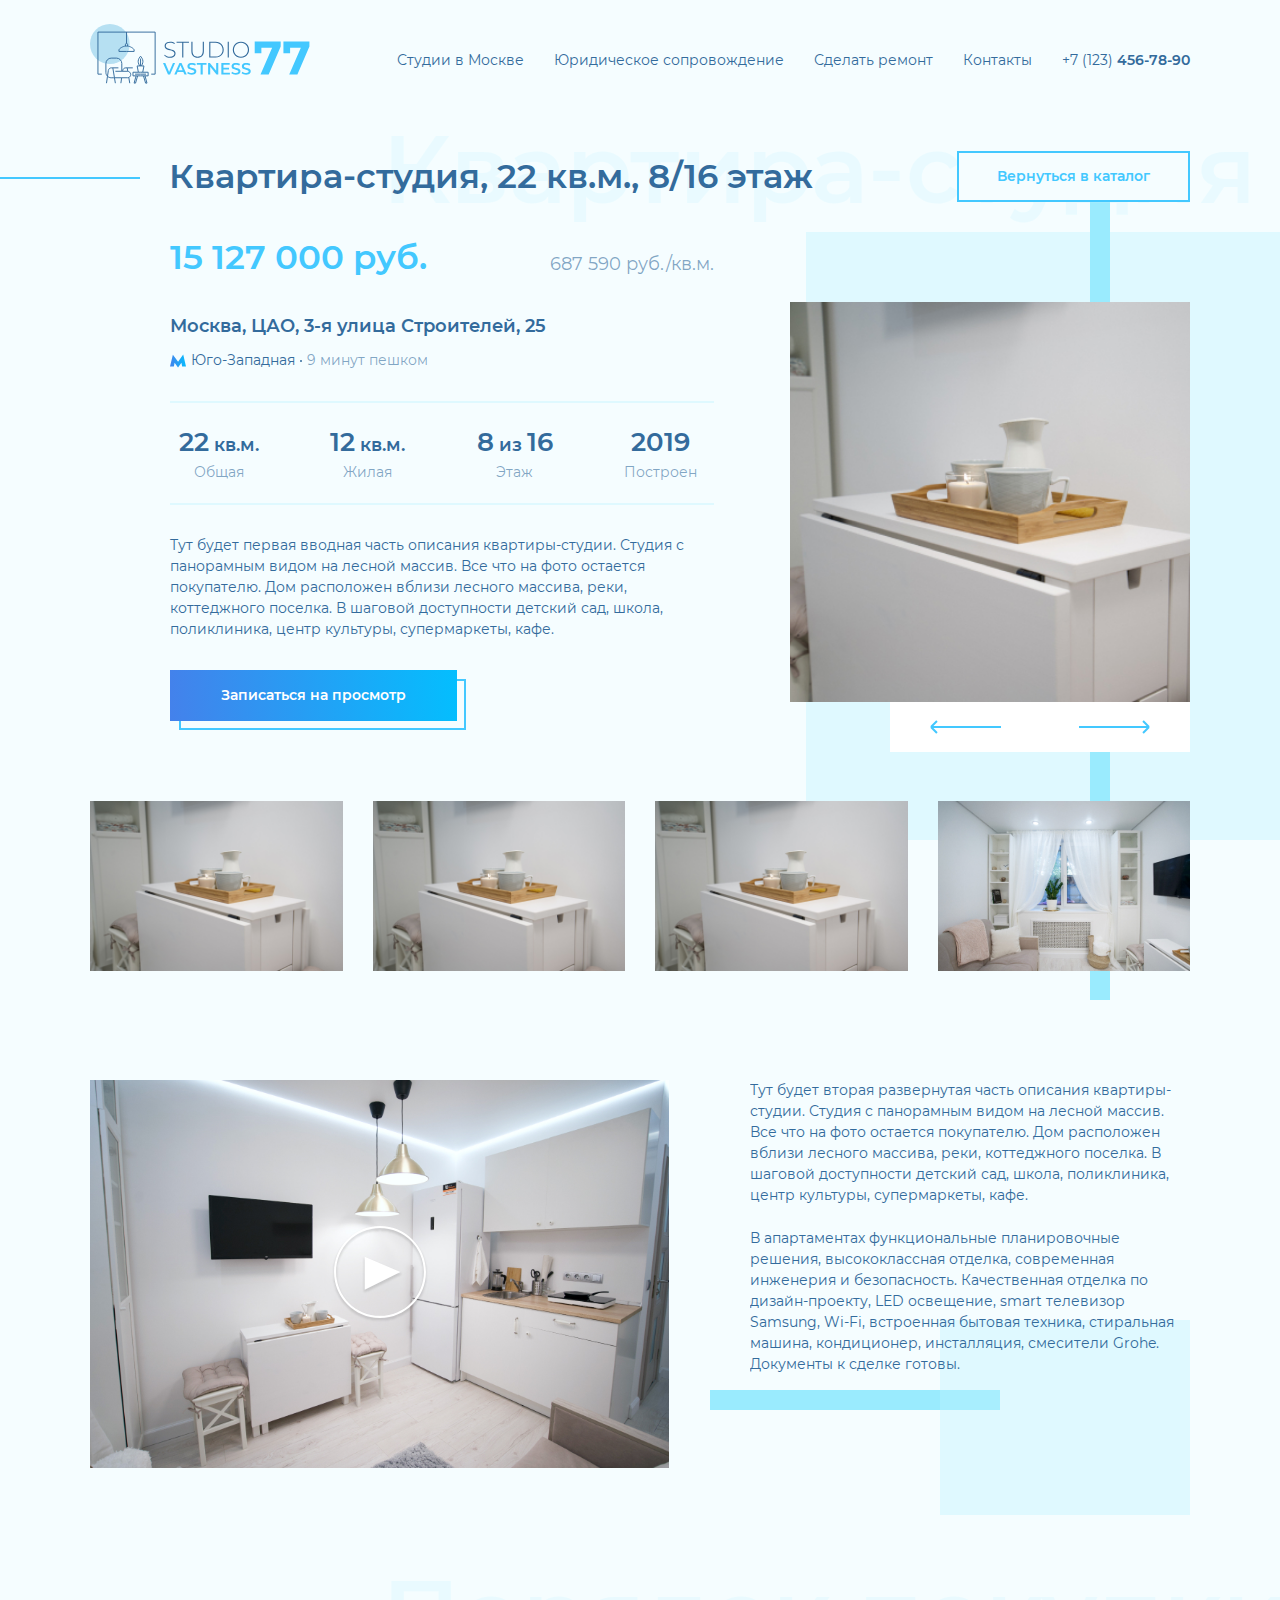
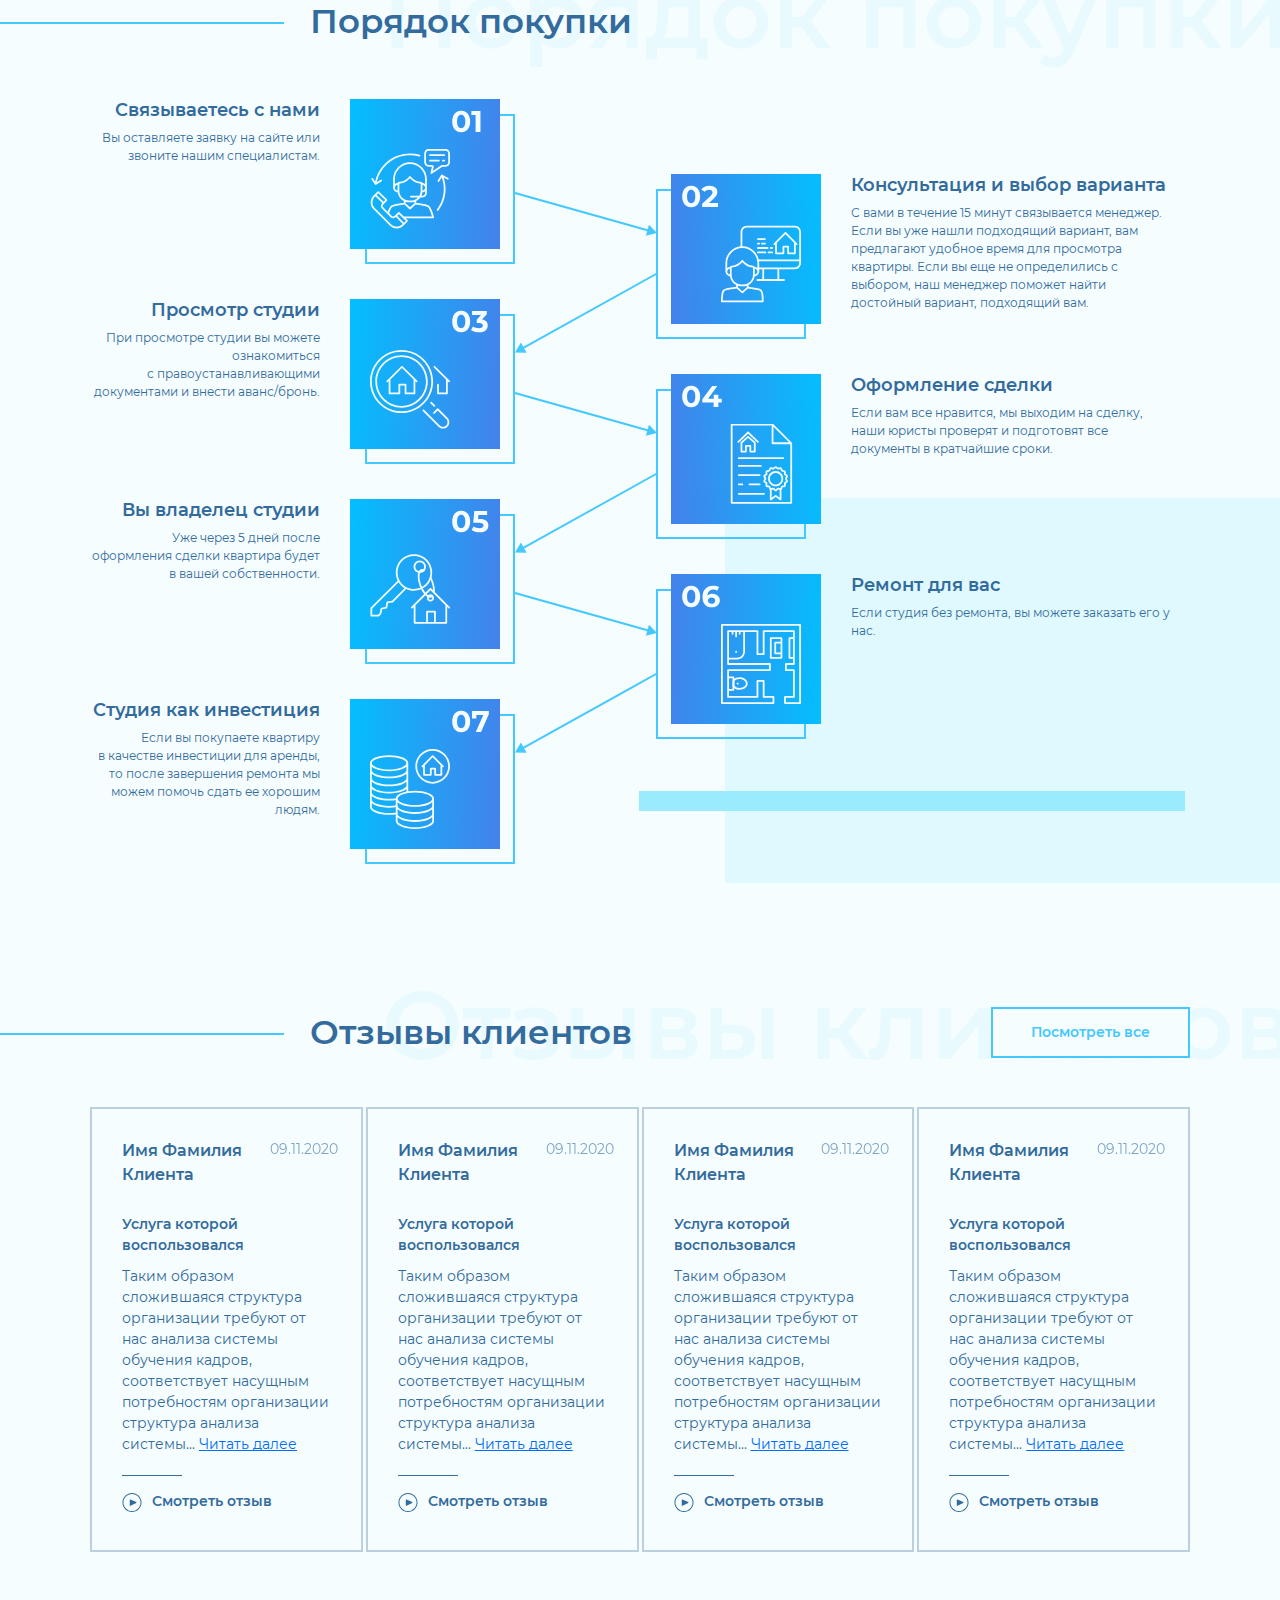
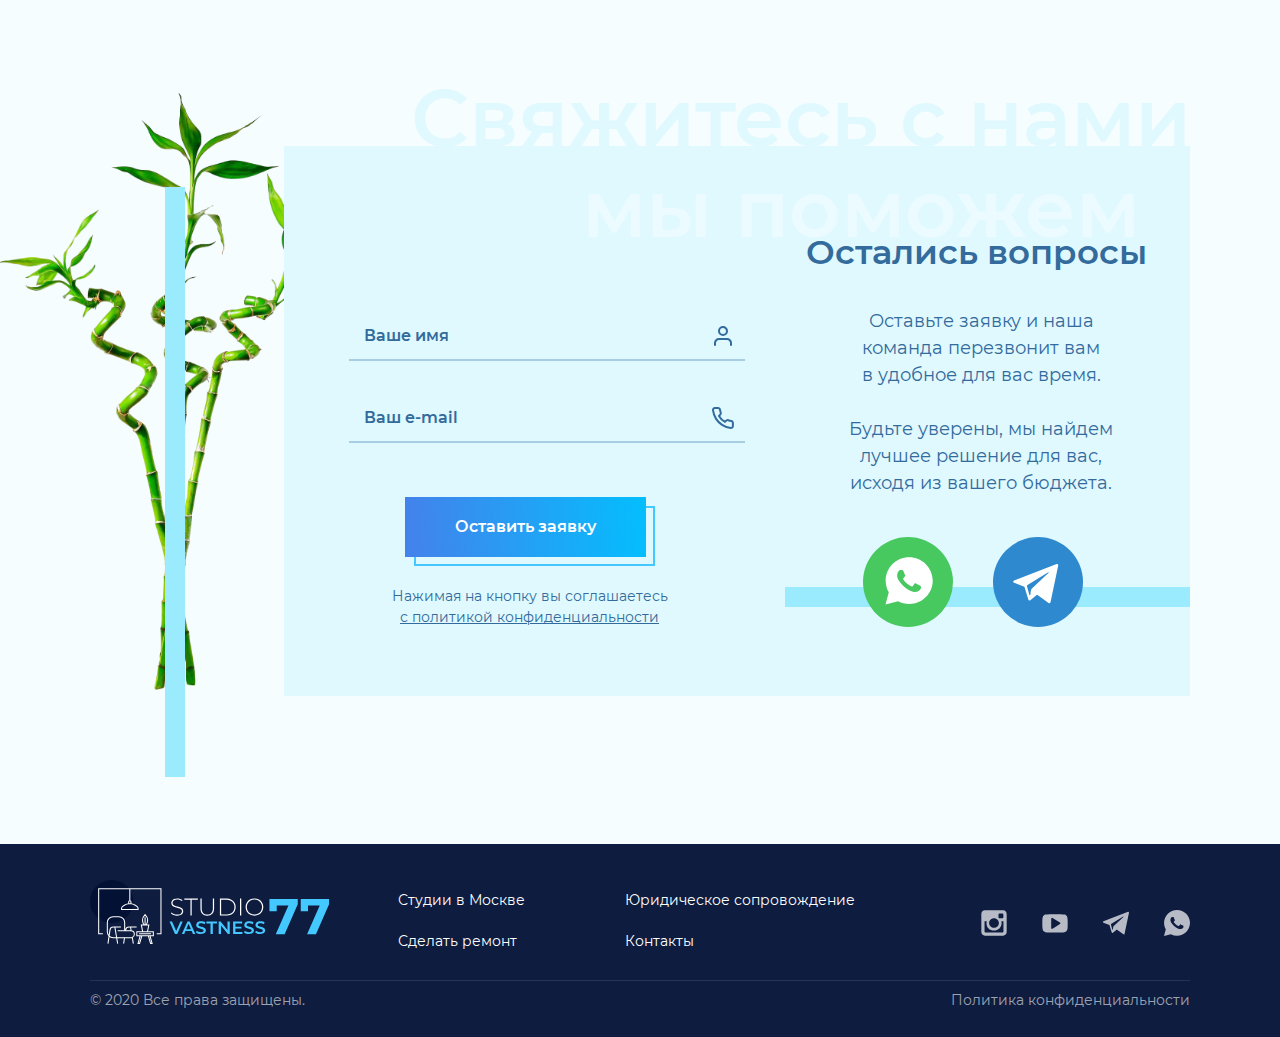
<file: catalog-card.html>
<!DOCTYPE html>
<html lang="ru">

<head>
  <meta charset="UTF-8">
  <meta name="viewport" content="width=device-width, initial-scale=1.0">
  <title>Studio Vastness 77 - Квартира-студия, 22 кв.м., 8/16 этаж</title>
  <link rel="stylesheet" href="css/swiper-bundle.min.css">
  <link rel="stylesheet" href="css/style.css?v3.6">
  <link rel="icon" href="img/favicon.svg" type="image/svg+xml">
  <link rel="icon" href="img/favicon.png" type="image/png">
  <link rel="shortcut icon" href="img/favicon.ico" type="image/x-icon">
</head>

<body>
  <header class="header section">
    <div class="container header__container section__container">
      <a href="index.html" class="logo header__logo">
        <img src="img/logo.svg" alt="Логотип" class="logo__image">
      </a>
      <div class="header__burger burger">
        <span class="burger__item"></span>
        <span class="burger__item"></span>
        <span class="burger__item"></span>
      </div>
      <div class="header__menu">
        <span class="header__menu-close">&times;</span>
        <nav class="header__nav nav">
          <a href="catalog.html" class="header__link nav__link">Студии в&nbsp;Москве</a>
          <a href="support.html" class="header__link nav__link">Юридическое сопровождение</a>
          <a href="repair.html" class="header__link nav__link">Сделать ремонт</a>
          <a href="contacts.html" class="header__link nav__link">Контакты</a>
        </nav>
        <a href="tel:+71234567890" class="header__phone">
          +7 (123)&nbsp;<strong class="header__phone_strong">456-78-90</strong>
        </a>
      </div>
      <!-- /.header__menu -->
    </div>
    <!-- /.container header__container section__container -->
  </header>
  <!-- /.header -->
  <section class="section repair apartment">
    <div class="section__header repair__header apartment__header">
      <div class="container section__container repair__header-container apartment__header-container">
        <h2 class="section__title repair__title apartment__title h2-title">Квартира-студия, 22 кв.м., 8/16 этаж</h2>
        <a href="catalog.html" class="section__header-link apartment__header-link button button-first">Вернуться в
          каталог</a>
      </div>
      <!-- /.container header__container -->
    </div>
    <!-- /.section__header apartment__header -->
    <div class="container repair__container apartment__container">
      <div class="background-rectangle repair__rectangle apartment__rectangle"></div>
      <div class="repair__body apartment__body">
        <div class="background-line repair__line apartment__line"></div>
        <div class="repair__context apartment__context">
          <div class="repair__description apartment__description">
            <div class="apartment__description-body">
              <div class="apartment__price">
                <span class="apartment__price_full">15 127 000 руб.</span>
                <span class="apartment__price_meter">687 590 руб./кв.м.</span>
              </div>
              <div class="apartment__address">
                <h3 class="apartment__address-full h3-title">Москва, ЦАО, 3-я улица Строителей, 25</h3>
                <div class="apartment__address-metro metro">
                  <div class="metro__icon-wrapper">
                    <img src="img/metro-icon.svg" alt="Метро" class="metro__icon">
                  </div>
                  <h4 class="metro__name">Юго-Западная</h4>
                  <span class="metro__walk">9 минут пешком</span>
                </div>
              </div>
              <div class="apartment__characteristics characteristics">
                <div class="characteristics__item">
                  <p class="characteristics__characteristic">
                    22<span class="characteristics__characteristic_small">&nbsp;кв.м.</span>
                  </p>
                  <p class="characteristics__name">Общая</p>
                </div>
                <div class="characteristics__item">
                  <p class="characteristics__characteristic">
                    12<span class="characteristics__characteristic_small">&nbsp;кв.м.</span>
                  </p>
                  <p class="characteristics__name">Жилая</p>
                </div>
                <div class="characteristics__item">
                  <p class="characteristics__characteristic">8<span
                      class="characteristics__characteristic_small">&nbsp;из&nbsp;</span>16</p>
                  <p class="characteristics__name">Этаж</p>
                </div>
                <div class="characteristics__item">
                  <p class="characteristics__characteristic">2019</p>
                  <p class="characteristics__name">Построен</p>
                </div>
              </div>
              <!-- /.apartment__characteristics -->
              <div class="apartment__text">
                <p class="repair__text-p p apartment__text-p">
                  Тут будет первая вводная часть описания квартиры-студии. Студия с панорамным видом на лесной массив.
                  Все что на фото остается покупателю. Дом расположен вблизи лесного массива, реки, коттеджного поселка.
                  В шаговой доступности детский сад, школа, поликлиника, центр культуры, супермаркеты, кафе.
              </div>
              <button class="button-second-wrapper apartment__button">
                <div class="button-second-bg"></div>
                <span class="button button-second apartment__button-second">Записаться на просмотр</span>
              </button>
            </div>
            <!-- /.apartment__text-wrapper -->
            <div class="repair__slider apartment__slider">
              <div class="swiper-container slider">
                <div class="slider__wrapper swiper-wrapper slider__wrapper_apartment">
                  <div class="slider__slide swiper-slide">
                    <img src="img/repair-slide-1.jpg" alt="Комната с ремонтом" class="slider__image">
                  </div>
                  <div class="slider__slide swiper-slide">
                    <img src="img/repair-slide-1.jpg" alt="Комната с ремонтом" class="slider__image">
                  </div>
                  <div class="slider__slide swiper-slide">
                    <img src="img/repair-slide-1.jpg" alt="Комната с ремонтом" class="slider__image">
                  </div>
                  <div class="slider__slide swiper-slide">
                    <img src="img/repair-slide-2.jpg" alt="Комната с ремонтом" class="slider__image">
                  </div>
                  <div class="slider__slide swiper-slide">
                    <img src="img/repair-slide-3.jpg" alt="Комната с ремонтом" class="slider__image">
                  </div>
                  <div class="slider__slide swiper-slide">
                    <img src="img/repair-slide-4.jpg" alt="Комната с ремонтом" class="slider__image">
                  </div>
                </div>
                <!-- /.slider__wrapper -->
                <div class="slider__buttons slider__buttons_apartment">
                  <div class="slider__button slider__button_prev">
                    <!-- <img src="img/slider-arrow-prev.svg" alt="предыдущий слайд"
                      class="slider__button-icon slider__button-icon_prev"> -->
                  </div>
                  <div class="slider__button slider__button_next">
                    <!-- <img src="img/slider-arrow-next.svg" alt="следующий слайд"
                      class="slider__button-icon slider__button-icon_next"> -->
                  </div>
                </div>
              </div>
              <!-- /.swiper-container -->
            </div>
            <!-- /.repair__slider slider -->
          </div>
          <!-- /.repair__description -->
          <div class="swiper-container slider-preview">
            <div class="repair__slider-preview slider__preview swiper-wrapper apartment__slider-preview">
              <div class="slider__preview-wrapper swiper-slide">
                <img src="img/repair-slide-1.jpg" alt="превью ремонта" class="slider__preview-image">
              </div>
              <div class="slider__preview-wrapper swiper-slide">
                <img src="img/repair-slide-1.jpg" alt="превью ремонта" class="slider__preview-image">
              </div>
              <div class="slider__preview-wrapper swiper-slide">
                <img src="img/repair-slide-1.jpg" alt="превью ремонта" class="slider__preview-image">
              </div>
              <div class="slider__preview-wrapper swiper-slide">
                <img src="img/repair-slide-2.jpg" alt="превью ремонта" class="slider__preview-image">
              </div>
              <div class="slider__preview-wrapper swiper-slide">
                <img src="img/repair-slide-3.jpg" alt="превью ремонта" class="slider__preview-image">
              </div>
              <div class="slider__preview-wrapper swiper-slide">
                <img src="img/repair-slide-4.jpg" alt="превью ремонта" class="slider__preview-image">
              </div>
            </div>
            <!-- /.repair__slider-preview -->
          </div>
          <!-- /.swiper-container -->
        </div>
        <!-- /.repair__context -->
      </div>
      <!-- /.repair__body -->
    </div>
    <!-- /.container repair__container -->
  </section>
  <!-- /.section apartment__ -->
  <section class="section about about_apartment">
    <div class="container about__container about__container_apartment">
      <div class="background-line about__line about__line_apartment"></div>
      <div class="background-rectangle about__rectangle about__rectangle_apartment"></div>
      <div class="about__body about__body_apartment">
        <div class="about__image-wrapper video">
          <img src="img/about.jpg" alt="видео-обзор квартиры" class="about__image">
          <div class="video__play">
            <button class="video__play-button">
              <img src="img/play.svg" alt="Воспроизвести видео" class="play">
            </button>
          </div>
        </div>
        <div class="about__description about__description_apartment">
          <div class="about__text about__text_apartment">
            <p class="about__text-p p about__text-p_apartment">
              Тут будет вторая развернутая часть описания квартиры-студии. Студия с панорамным видом на лесной массив.
              Все что на
              фото остается покупателю. Дом расположен вблизи лесного массива, реки, коттеджного поселка. В шаговой
              доступности
              детский сад, школа, поликлиника, центр культуры, супермаркеты, кафе.
            </p>
            <p class="about__text-p p about__text-p_apartment">
              В апартаментах функциональные планировочные решения, высококлассная отделка, современная инженерия и
              безопасность.
              Качественная отделка по дизайн-проекту, LED освещение, smart телевизор Samsung, Wi-Fi, встроенная бытовая
              техника,
              стиральная машина, кондиционер, инсталляция, смесители Grohe. Документы к сделке готовы.
            </p>
          </div>
          <!-- /.about__text -->
        </div>
        <!-- /.about__description -->
      </div>
      <!-- /.about__body -->
    </div>
    <!-- /.container about__container -->
  </section>
  <!-- /.section about -->
  <section class="section purchase purchase_apartment">
    <div class="background-line purchase__line"></div>
    <div class="section__header purchase__header">
      <div class="container section__container purchase__header-container">
        <h2 class="section__title purchase__title h2-title">Порядок покупки</h2>
      </div>
      <!-- /.container header__container purchase__header-container -->
    </div>
    <!-- /.section__header purchase__header -->
    <div class="background-rectangle purchase__rectangle"></div>
    <div class="container purchase__container">
      <div class="purchase__body steps">
        <div class="purchase__step step step_odd">
          <div class="step__description step__description_odd">
            <h3 class="step__title step__title_odd h3-title">Связываетесь с нами</h3>
            <p class="step__text step__text_odd">
              Вы оставляете заявку на сайте или звоните нашим специалистам.
            </p>
          </div>
          <div class="step__image-wrapper step__image-wrapper_odd">
            <img src="img/purchase-step-1.svg" alt="Шаг1: Связываетесь с нами" class="step__image icon">
          </div>
        </div>
        <!-- /.purchase__step step step_odd -->
        <div class="purchase__step step step_even step_two">
          <div class="step__image-wrapper step__image-wrapper_even">
            <img src="img/purchase-step-2.svg" alt="Шаг2: Консультация и выбор варианта" class="step__image icon">
          </div>
          <div class="step__description step__description_even">
            <h3 class="step__title step__title_even h3-title">Консультация и выбор варианта</h3>
            <p class="step__text step__text_even">
              С вами в&nbsp;течение 15 минут связывается менеджер. Если вы уже нашли подходящий вариант, вам предлагают
              удобное время для просмотра квартиры. Если вы еще не определились с выбором, наш менеджер поможет найти
              достойный вариант, подходящий вам.
            </p>
          </div>
        </div>
        <!-- /.purchase__step step step_even -->
        <div class="purchase__step step step_odd">
          <div class="step__description step__description_odd">
            <h3 class="step__title step__title_odd h3-title">Просмотр студии</h3>
            <p class="step__text step__text_odd">При просмотре студии вы можете ознакомиться
              с&nbsp;правоустанавливающими документами и внести аванс/бронь.
            </p>
          </div>
          <div class="step__image-wrapper step__image-wrapper_odd">
            <img src="img/purchase-step-3.svg" alt="Шаг3: Просмотр студии" class="step__image icon">
          </div>
        </div>
        <!-- /.purchase__step step step_odd -->
        <div class="purchase__step step step_even">
          <div class="step__image-wrapper step__image-wrapper_even">
            <img src="img/purchase-step-4.svg" alt="Шаг4: Оформление сделки" class="step__image icon">
          </div>
          <div class="step__description step__description_even">
            <h3 class="step__title step__title_even h3-title">Оформление сделки</h3>
            <p class="step__text step__text_even">
              Если вам все нравится, мы выходим на сделку, наши юристы проверят и подготовят все документы
              в&nbsp;кратчайшие
              сроки.
            </p>
          </div>
        </div>
        <!-- /.purchase__step step step_even -->
        <div class="purchase__step step step_odd">
          <div class="step__description step__description_odd">
            <h3 class="step__title step__title_odd h3-title">Вы владелец студии</h3>
            <p class="step__text step__text_odd">
              Уже через 5 дней после оформления сделки квартира будет в&nbsp;вашей собственности.
            </p>
          </div>
          <div class="step__image-wrapper step__image-wrapper_odd">
            <img src="img/purchase-step-5.svg" alt="Шаг5: Вы владелец студии" class="step__image icon">
          </div>
        </div>
        <!-- /.purchase__step step step_odd -->
        <div class="purchase__step step step_even">
          <div class="step__image-wrapper step__image-wrapper_even">
            <img src="img/purchase-step-6.svg" alt="Шаг6: Ремонт для вас" class="step__image icon">
          </div>
          <div class="step__description step__description_even">
            <h3 class="step__title step__title_even h3-title">Ремонт для вас</h3>
            <p class="step__text step__text_even">
              Если студия без ремонта, вы можете заказать его у нас.
            </p>
          </div>
        </div>
        <!-- /.purchase__step step step_even -->
        <div class="purchase__step step step_odd">
          <div class="step__description step__description_odd">
            <h3 class="step__title step__title_odd h3-title">Студия как инвестиция</h3>
            <p class="step__text step__text_odd">
              Если вы покупаете квартиру в&nbsp;качестве инвестиции для аренды, то после завершения ремонта мы можем
              помочь
              сдать ее хорошим людям.
            </p>
          </div>
          <div class="step__image-wrapper step__image-wrapper_odd">
            <img src="img/purchase-step-7.svg" alt="Шаг7: Студия как инвестиция" class="step__image icon">
          </div>
        </div>
        <!-- /.purchase__step step step_odd -->
        <div class="steps__image-wrapper steps__way">
          <img src="img/purchase-way.svg" alt="Порядок покупки" class="steps__image icon">
        </div>
      </div>
      <!-- /.purchase__body steps -->
    </div>
    <!-- /.container purchase__container -->
  </section>
  <!-- /.section purchase -->
  <section class="section testimonials">
    <div class="section__header testimonials__header">
      <div class="container section__container testimonials__header-container">
        <h2 class="section__title testimonials__title h2-title">Отзывы клиентов</h2>
        <a href="#"
          class="section__header-link testimonials__header-link button button-first testimonials__header-link_top">Посмотреть
          все</a>
      </div>
      <!-- /.container header__container testimonials__header-container -->
    </div>
    <!-- /.section__header testimonials__header -->
    <div class="container testimonials__container">
      <div class="testimonials__cards">
        <div class="testimonials__card">
          <div class="testimonials__card-container">
            <div class="testimonials__card-header">
              <h3 class="testimonials__card-client h3-title">Имя Фамилия
                Клиента</h3>
              <time datetime="09.11.2020" class="testimonials__card-date">09.11.2020</time>
            </div>
            <div class="testimonials__card-body">
              <h4 class="testimonials__card-service h4-title">Услуга которой воспользовался</h4>
              <p class="testimonials__card-review">
                Таким образом сложившаяся структура организации требуют
                от нас анализа системы обучения кадров, соответствует насущным потребностям организации структура
                анализа системы...
                <button class="testimonials__card-button">Читать далее</button>
              </p>
            </div>
            <button class="testimonials__card-footer">
              <div class="play">
                <div class="play__icon-wrapper">
                  <img src="img/btn-play.svg" alt="Смотреть отзыв" class="play__icon">
                </div>
                <span class="play__text">Смотреть отзыв</span>
              </div>
            </button>
          </div>
          <!-- /.testimonials__card-container -->
        </div>
        <!-- /.testimonials__card -->
        <div class="testimonials__card">
          <div class="testimonials__card-container">
            <div class="testimonials__card-header">
              <h3 class="testimonials__card-client h3-title">Имя Фамилия
                Клиента</h3>
              <time datetime="09.11.2020" class="testimonials__card-date">09.11.2020</time>
            </div>
            <div class="testimonials__card-body">
              <h4 class="testimonials__card-service h4-title">Услуга которой воспользовался</h4>
              <p class="testimonials__card-review">
                Таким образом сложившаяся структура организации требуют
                от нас анализа системы обучения кадров, соответствует насущным потребностям организации структура
                анализа системы...
                <button class="testimonials__card-button">Читать далее</button>
              </p>
            </div>
            <button class="testimonials__card-footer">
              <div class="play">
                <div class="play__icon-wrapper">
                  <img src="img/btn-play.svg" alt="Смотреть отзыв" class="play__icon">
                </div>
                <span class="play__text">Смотреть отзыв</span>
              </div>
            </button>
          </div>
          <!-- /.testimonials__card-container -->
        </div>
        <!-- /.testimonials__card -->
        <div class="testimonials__card">
          <div class="testimonials__card-container">
            <div class="testimonials__card-header">
              <h3 class="testimonials__card-client h3-title">Имя Фамилия
                Клиента</h3>
              <time datetime="09.11.2020" class="testimonials__card-date">09.11.2020</time>
            </div>
            <div class="testimonials__card-body">
              <h4 class="testimonials__card-service h4-title">Услуга которой воспользовался</h4>
              <p class="testimonials__card-review">
                Таким образом сложившаяся структура организации требуют
                от нас анализа системы обучения кадров, соответствует насущным потребностям организации структура
                анализа системы...
                <button class="testimonials__card-button">Читать далее</button>
              </p>
            </div>
            <button class="testimonials__card-footer">
              <div class="play">
                <div class="play__icon-wrapper">
                  <img src="img/btn-play.svg" alt="Смотреть отзыв" class="play__icon">
                </div>
                <span class="play__text">Смотреть отзыв</span>
              </div>
            </button>
          </div>
          <!-- /.testimonials__card-container -->
        </div>
        <!-- /.testimonials__card -->
        <div class="testimonials__card">
          <div class="testimonials__card-container">
            <div class="testimonials__card-header">
              <h3 class="testimonials__card-client h3-title">Имя Фамилия
                Клиента</h3>
              <time datetime="09.11.2020" class="testimonials__card-date">09.11.2020</time>
            </div>
            <div class="testimonials__card-body">
              <h4 class="testimonials__card-service h4-title">Услуга которой воспользовался</h4>
              <p class="testimonials__card-review">
                Таким образом сложившаяся структура организации требуют
                от нас анализа системы обучения кадров, соответствует насущным потребностям организации структура
                анализа системы...
                <button class="testimonials__card-button">Читать далее</button>
              </p>
            </div>
            <button class="testimonials__card-footer">
              <div class="play">
                <div class="play__icon-wrapper">
                  <img src="img/btn-play.svg" alt="Смотреть отзыв" class="play__icon">
                </div>
                <span class="play__text">Смотреть отзыв</span>
              </div>
            </button>
          </div>
          <!-- /.testimonials__card-container -->
        </div>
        <!-- /.testimonials__card -->
        <a href="#"
          class="section__header-link testimonials__header-link button button-first testimonials__header-link_bottom">Посмотреть
          все</a>



      </div>
      <!-- /.container testimonials__container -->
  </section>
  <!-- /.section testimonials -->
  <section class="section questions">
    <div class="container questions__container">
      <div class="background-line questions__line_vertical questions__line_vertical_top"></div>
      <div class="background-line questions__line_vertical questions__line_vertical_middle"></div>
      <div class="background-line questions__line_vertical questions__line_vertical_bottom"></div>
      <div class="questions__bg">
        <img src="img/bamboo.png" alt="бамбук" class="questions__bg-image">
      </div>
      <!-- /.questions__bg -->
      <div class="questions__rectangle">
        <form action="#" metod="POST" class="questions__form form">
          <div class="form__input-wrapper">
            <input type="text" class="questions__form-name form__name form__input" placeholder="Ваше имя">
          </div>
          <div class="form__input-wrapper">
            <input type="email" class="questions__form-email form__email form__input" placeholder="Ваш e-mail">
          </div>
          <button class="button-second-wrapper form__button-wrapper">
            <div class="button-second-bg"></div>
            <div class="button button-second form__button ">
              Оставить заявку
            </div>
          </button>
          <div class="questions__form-policy form__policy policy">
            <p class="policy__text">Нажимая на кнопку вы соглашаетесь</p>
            <a href="#" class="policy__link">с политикой конфиденциальности</a>
          </div>
        </form>
        <div class="questions__descriptions">
          <div class="section__header questions__header">
            <h2 class="section__title questions__title h2-title">Остались вопросы</h2>
          </div>
          <!-- /.section__header questions__header -->
          <div class="questions__text">
            <p class="questions__p">
              Оставьте заявку и наша команда перезвонит вам в&nbsp;удобное для вас время.
            </p>
            <p class="questions__p">
              Будьте уверены, мы найдем лучшее решение для вас, исходя из вашего бюджета.
            </p>
          </div>
          <div class="questions__icons">
            <div class="background-line questions__line_horizontal"></div>
            <a href="https://www.whatsapp.com/" class="questions__icon-wrapper">
              <img src="img/watsapp.svg" alt="watsapp" class="questions__icon">
            </a>
            <a href="https://web.telegram.org/" class="questions__icon-wrapper">
              <img src="img/telegramm.svg" alt="telegramm" class="questions__icon">
            </a>
          </div>
          <!-- /.questions__icons -->
        </div>
        <!-- /.questions__descriptions -->
      </div>
      <!-- /.questions__rectangle -->
    </div>
    <!-- /.container questions__container -->
  </section>
  <!-- /.section questions -->
  <footer class="section footer">
    <div class="container footer__container section__container">
      <div class="footer__main">
        <a href="index.html" class="logo footer__logo">
          <img src="img/logo-footer.svg" alt="Логотип" class="logo__image">
        </a>
        <nav class="footer__nav nav">
          <a href="catalog.html" class="footer__link nav__link">Студии в&nbsp;Москве</a>
          <a href="support.html" class="footer__link nav__link">Юридическое сопровождение</a>
          <a href="repair.html" class="footer__link nav__link">Сделать ремонт</a>
          <a href="contacts.html" class="footer__link nav__link">Контакты</a>
        </nav>
        <div class="footer__social-links">
          <a href="https://www.instagram.com/" class="social-link social-link_instagram">
            <svg class="footer__icon">
              <use xlink:href="img/sprite.svg#instagram"></use>
            </svg>
          </a>
          <a href="https://www.youtube.com/" class="social-link social-link_youtube">
            <svg class="footer__icon">
              <use xlink:href="img/sprite.svg#youtube"></use>
            </svg>
          </a>
          <a href="https://web.telegram.org/" class="social-link social-link_telegram">
            <svg class="footer__icon">
              <use xlink:href="img/sprite.svg#telegramm"></use>
            </svg>
          </a>
          <a href="https://www.whatsapp.com/" class="social-link social-link_watsapp">
            <svg class="footer__icon">
              <use xlink:href="img/sprite.svg#watsapp"></use>
            </svg>
          </a>
        </div>
        <!-- /.footer__social-links -->
      </div>
      <!-- /.footer__main -->
      <div class="footer__last">
        <span class="reserved">© 2020 Все права защищены.</span>
        <a href="#" class="privacy-policy">Политика конфиденциальности</a>
      </div>
      <!-- /.footer__last -->
    </div>
    <!-- /.container footer__container section__container -->

  </footer>
  <!-- /.section footer -->
  <script src="js/swiper-bundle.min.js"></script>
  <script src="js/main.js"></script>
</body>

</html>
</file>
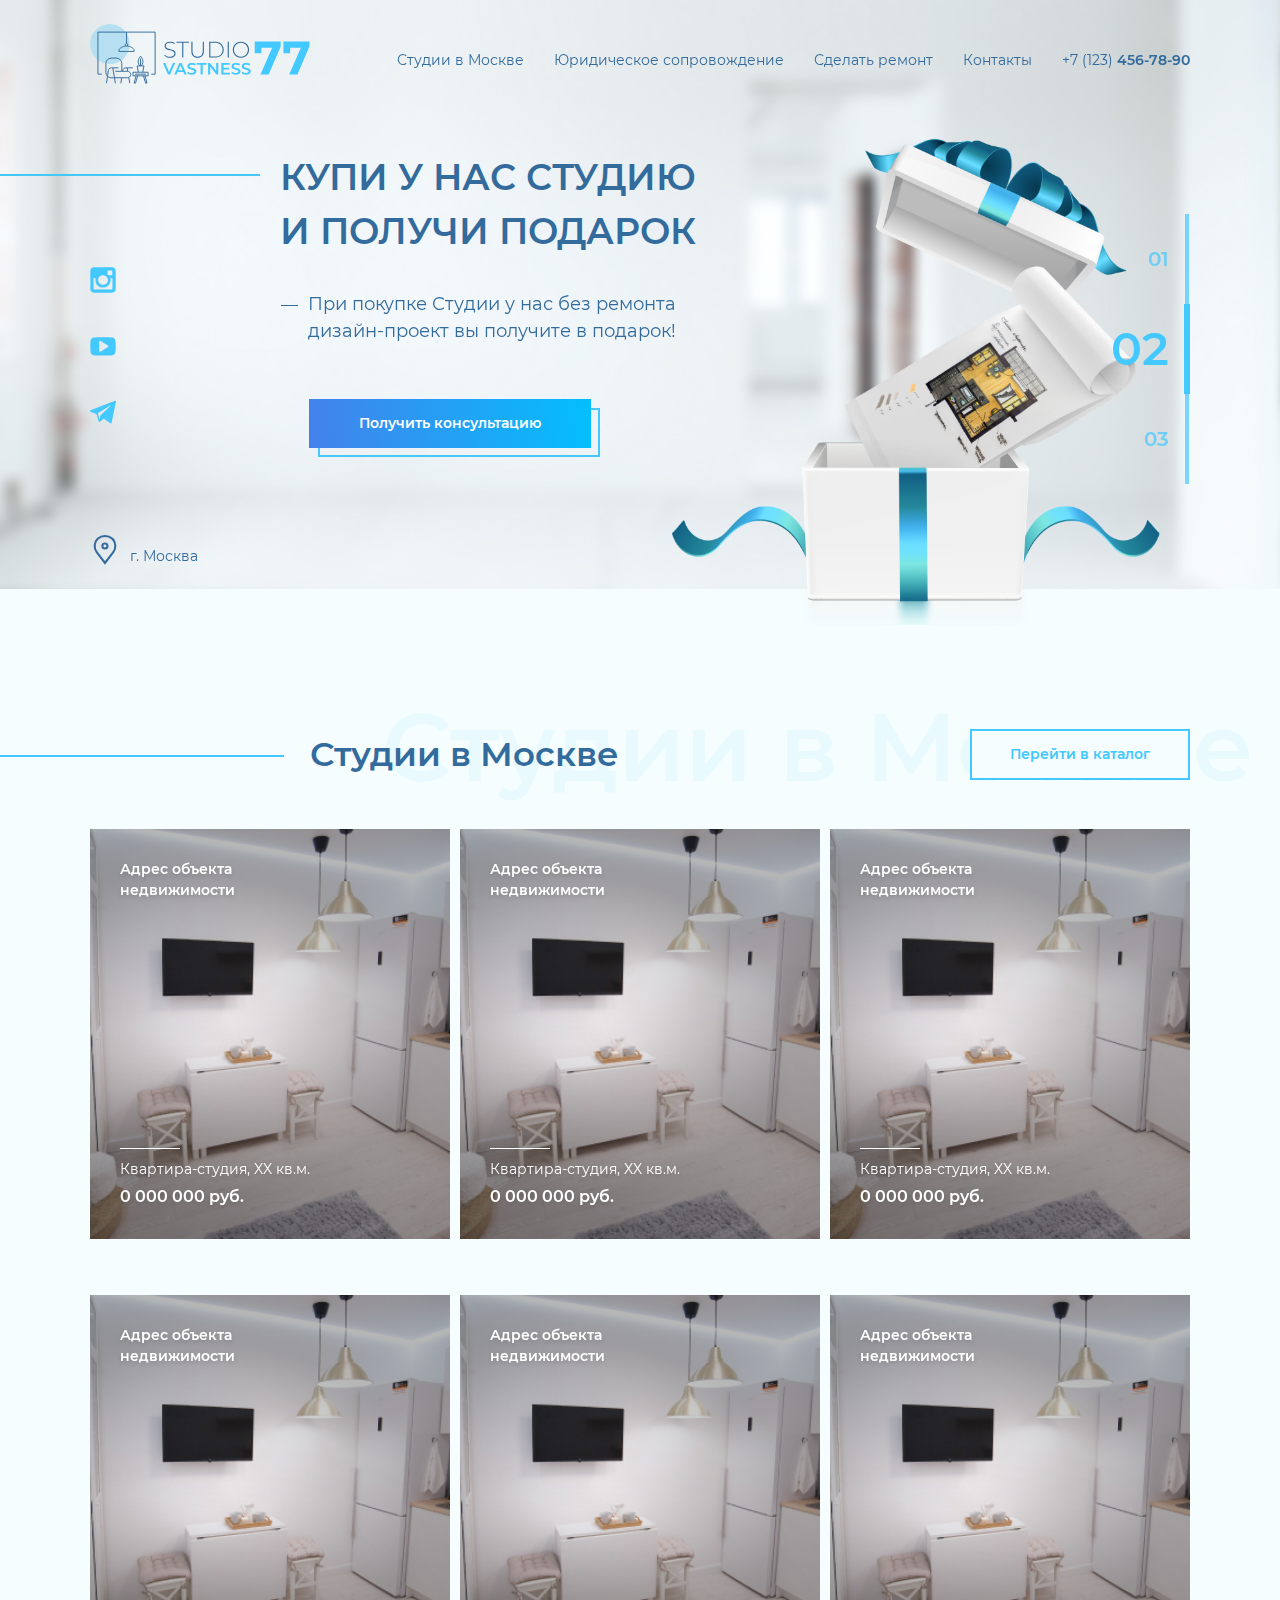
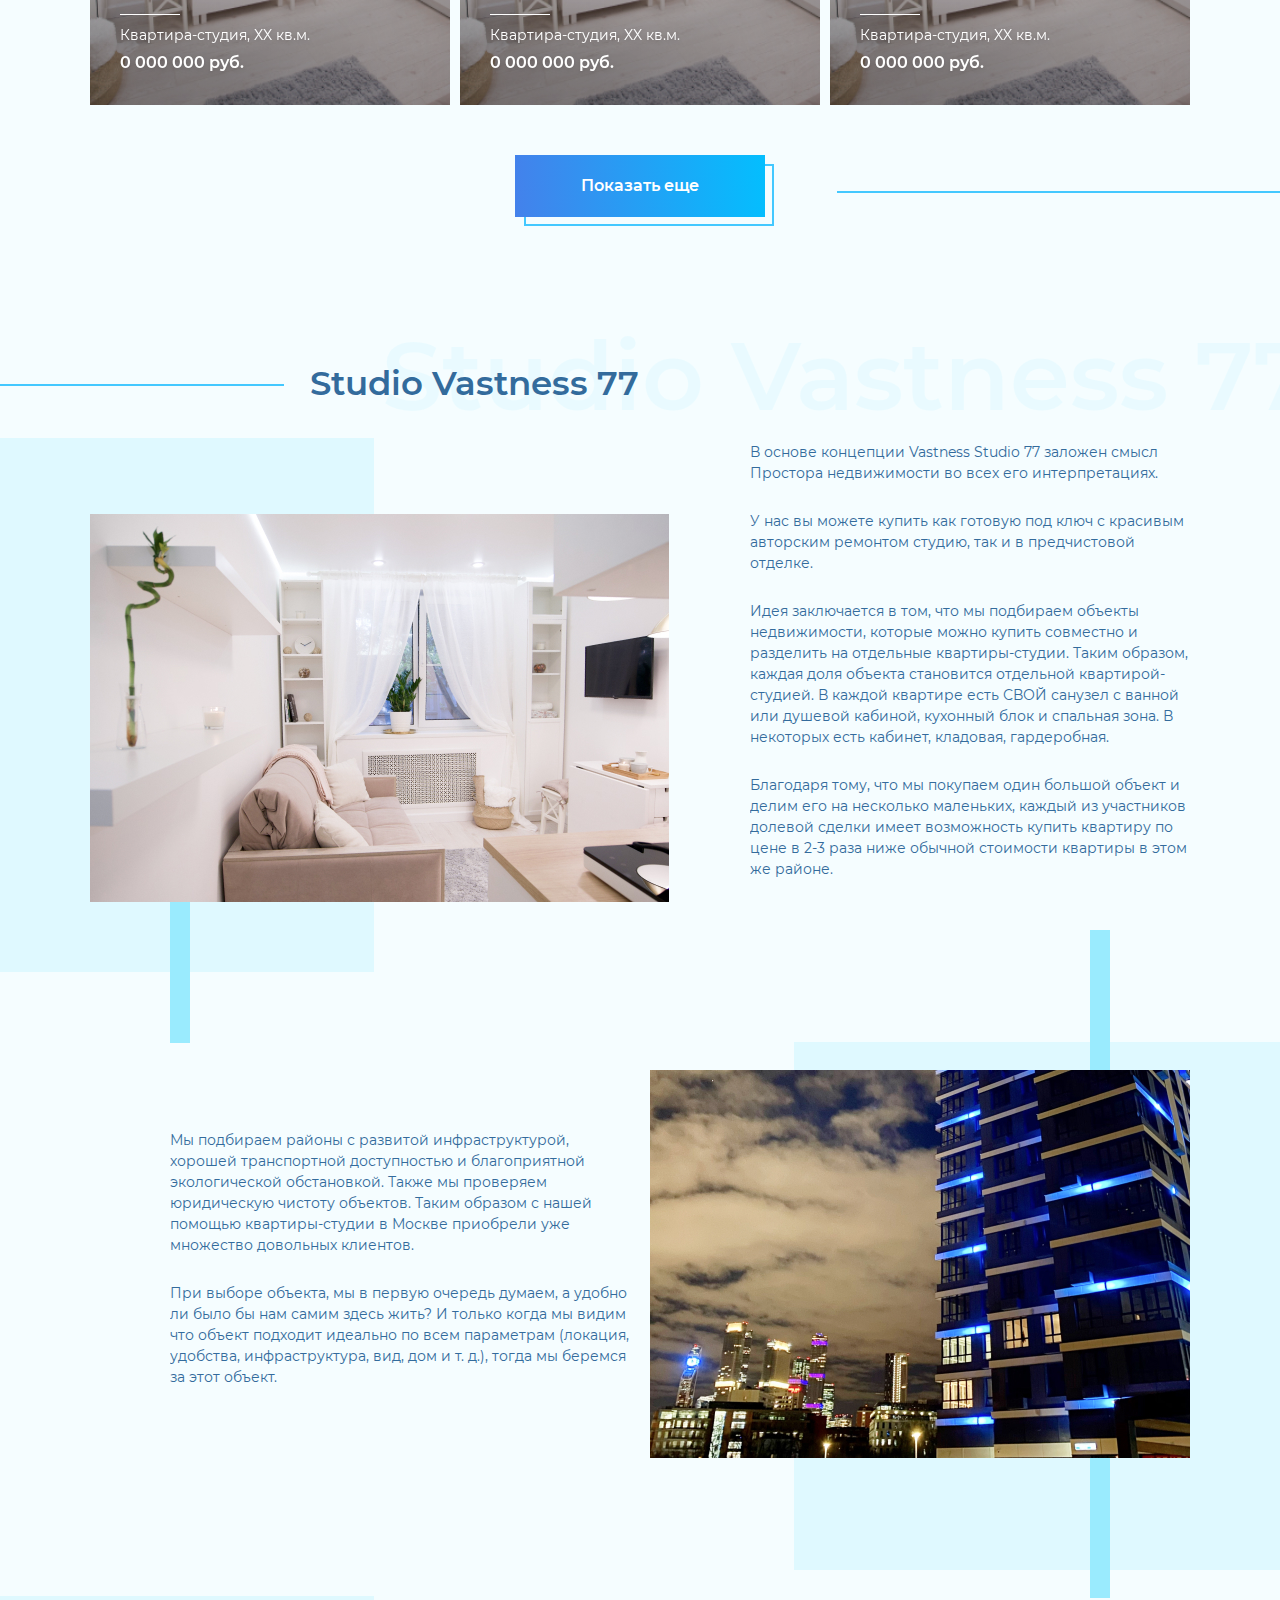
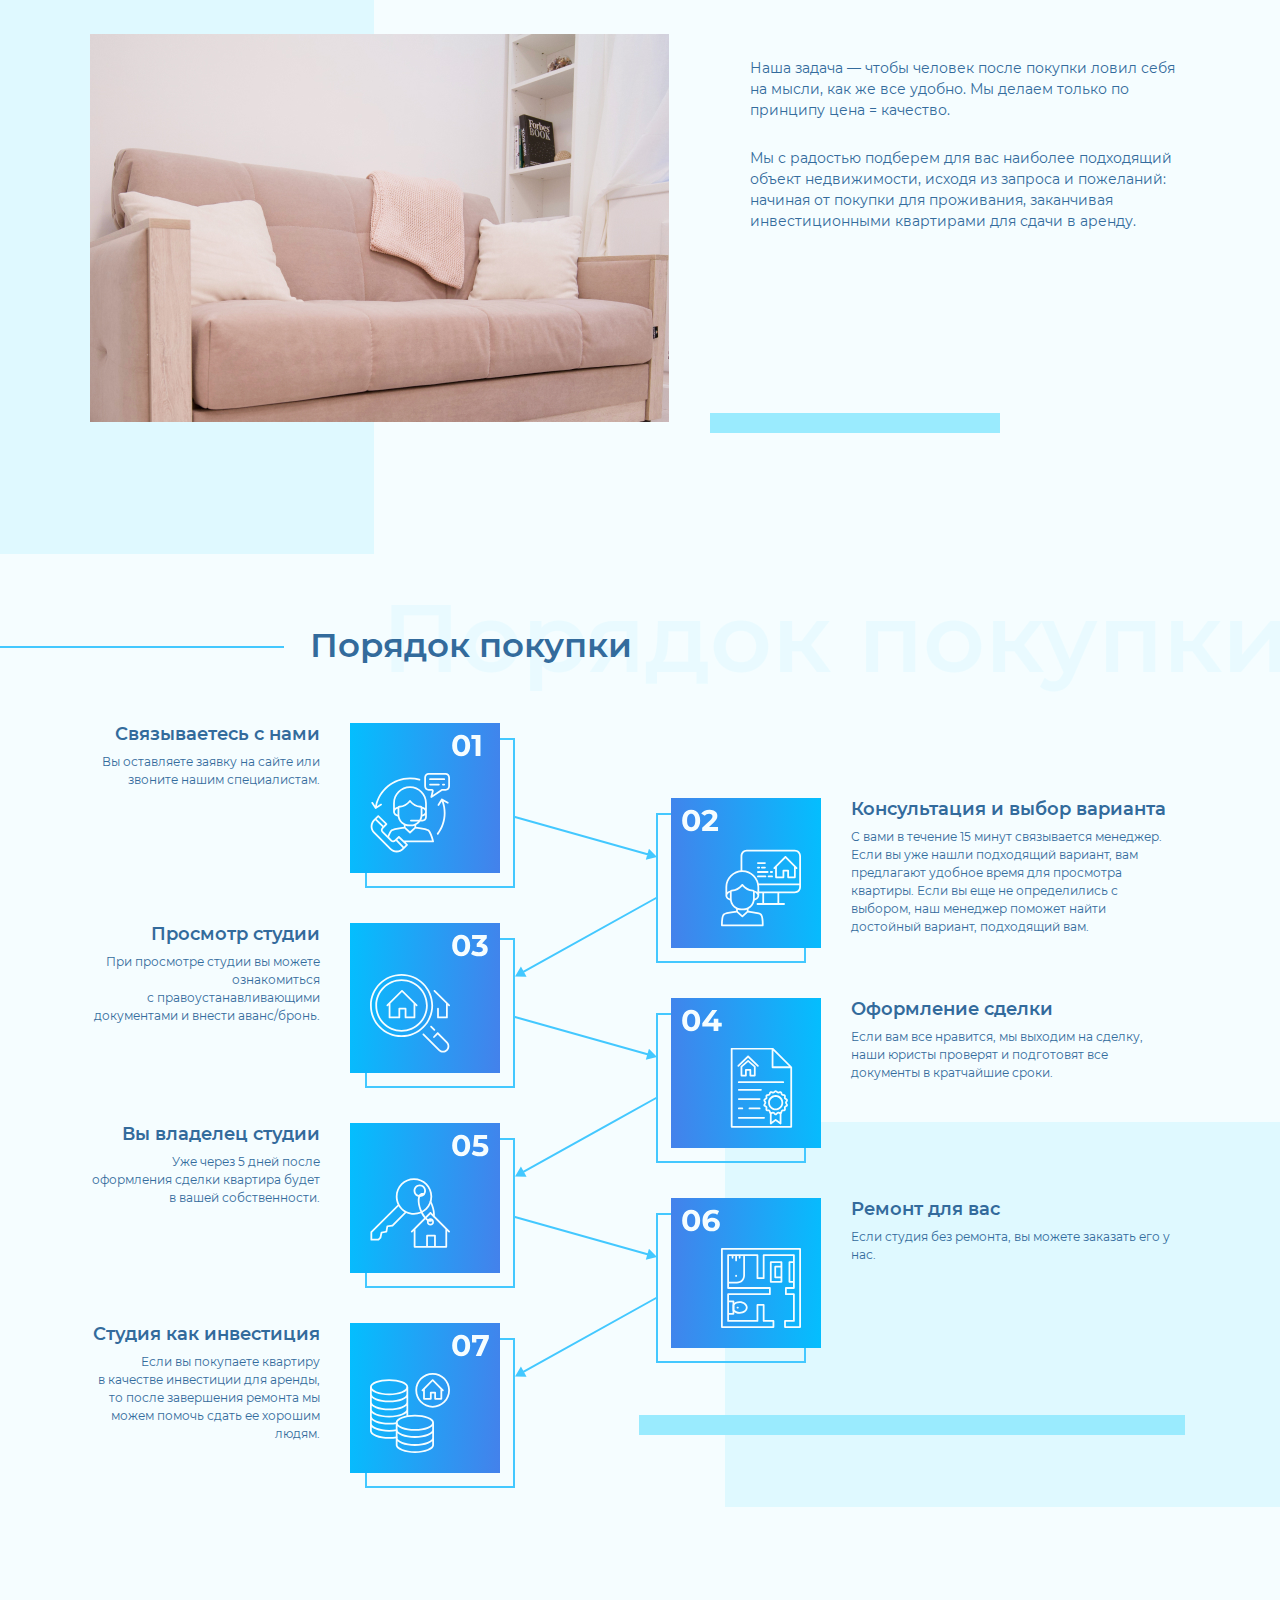
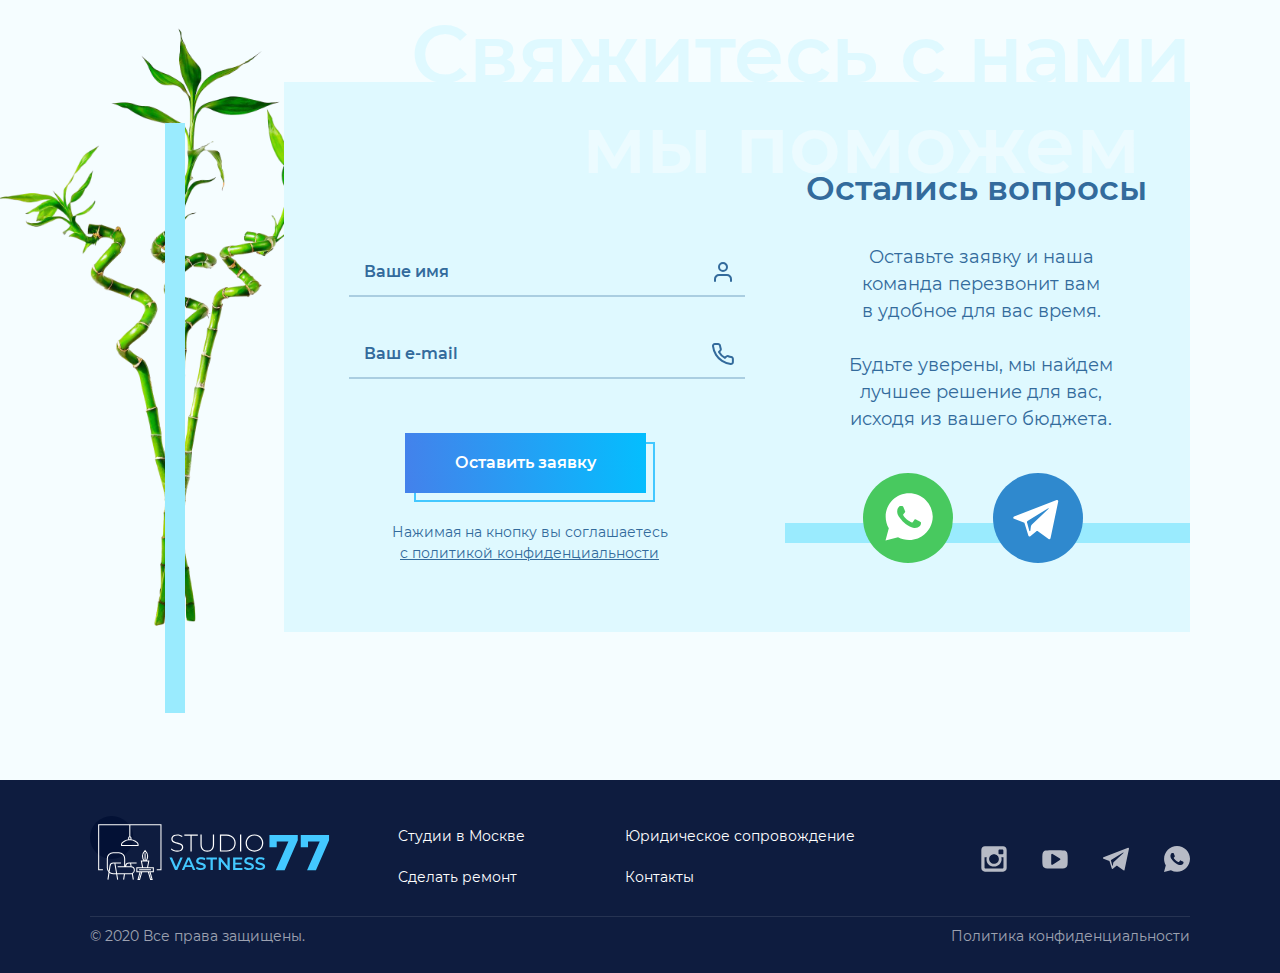
<file: catalog.html>
<!DOCTYPE html>
<html lang="ru">

<head>
  <meta charset="UTF-8">
  <meta name="viewport" content="width=device-width, initial-scale=1.0">
  <title>Studio Vastness 77 - Студии в&nbsp;Москве</title>
  <link rel="stylesheet" href="css/swiper-bundle.min.css">
  <link rel="stylesheet" href="css/style.css?v3.6">
  <link rel="icon" href="img/favicon.svg" type="image/svg+xml">
  <link rel="icon" href="img/favicon.png" type="image/png">
  <link rel="shortcut icon" href="img/favicon.ico" type="image/x-icon">
</head>

<body>
  <header class="header section">
    <div class="container header__container section__container">
      <a href="index.html" class="logo header__logo">
        <img src="img/logo.svg" alt="Логотип" class="logo__image">
      </a>
      <div class="header__burger burger">
        <span class="burger__item"></span>
        <span class="burger__item"></span>
        <span class="burger__item"></span>
      </div>
      <div class="header__menu">
        <span class="header__menu-close">&times;</span>
        <nav class="header__nav nav">
          <a href="catalog.html" class="header__link nav__link">Студии в&nbsp;Москве</a>
          <a href="support.html" class="header__link nav__link">Юридическое сопровождение</a>
          <a href="repair.html" class="header__link nav__link">Сделать ремонт</a>
          <a href="contacts.html" class="header__link nav__link">Контакты</a>
        </nav>
        <a href="tel:+71234567890" class="header__phone">
          +7 (123)&nbsp;<strong class="header__phone_strong">456-78-90</strong>
        </a>
      </div>
      <!-- /.header__menu -->
    </div>
    <!-- /.container header__container section__container -->
  </header>
  <!-- /.header -->
  <section class="section main">
    <div class="main__slider swiper-container">
      <div class="main__slider-wrapper swiper-wrapper">
        <!-- slide-1 -->
        <div class="main__slider-slide swiper-slide main__slider-slide_slide-1">
          <div class="main__container container">
            <h1 class="main__title">
              ЛУЧШИЕ СТУДИИ В МОСКВЕ<br>
              ДЛЯ КОМФОРТНОЙ ЖИЗНИ<br>
              И ВЫГОДНЫХ ИНВЕСТИЦИЙ
            </h1>
            <div class="main__text">
              <p class="main__text-p">
                Только самые выгодные предложения
              </p>
              <p class="main__text-p">
                Красивые и уютные студии в&nbsp;лучших районах Москвы
              </p>
              <p class="main__text-p">
                После покупки Ваша студия растет в&nbsp;цене, а также может
                приносить стабильный ежемесячный доход.
              </p>
            </div>
          </div>
          <!-- /.main__container -->
        </div>
        <!-- /.main__slidr-slide swiper-slide slide-1-->

        <!-- slide-2 -->
        <div class="main__slider-slide swiper-slide main__slider-slide_slide-2">
          <div class="main__container container">
            <h1 class="main__title">
              КУПИ У НАС СТУДИЮ<br>
              И ПОЛУЧИ ПОДАРОК
            </h1>
            <div class="main__text">
              <p class="main__text-p">
                При покупке Студии у нас без ремонта<br>дизайн-проект вы получите в&nbsp;подарок!
              </p>
            </div>
            <button class="button-second-wrapper main__slider-button">
              <div class="button-second-bg"></div>
              <span class="button button-second main__button-second">Получить консультацию</span>
            </button>
            <div class="main__present">
              <img src="img/present-slide-2.png" alt="Подарок" class="main__present-image">
            </div>
          </div>
          <!-- /.main__container -->
        </div>
        <!-- /.main__slidr-slide swiper-slide slide-2-->

        <!-- slide-3 -->
        <div class="main__slider-slide swiper-slide main__slider-slide_slide-3">
          <div class="main__container container">
            <h1 class="main__title">
              РЕМОНТ КВАРТИР В МОСКВЕ<br>
              от 15 000 руб/кв.м.
            </h1>
            <div class="main__text">
              <p class="main__text-p">
                Ремонт только из высококачественных материалов.
              </p>
              <p class="main__text-p">
                Лучшие предложения «Цена – Качество» в&nbsp;Москве!
              </p>
            </div>
            <button class="button-second-wrapper main__slider-button">
              <div class="button-second-bg"></div>
              <span class="button button-second main__button-second">Получить консультацию</span>
            </button>
          </div>
          <!-- /.main__container  -->
        </div>
        <!-- /.main__slidr-slide swiper-slide slide-3 -->
        <!-- slide-4  -->
        <div class="main__slider-slide swiper-slide main__slider-slide_slide-4">
          <div class="main__container container">
            <h1 class="main__title">
              КУПИ У НАС СТУДИЮ<br>
              И ПОЛУЧИ ПОДАРОК
            </h1>
            <div class="main__text">
              <p class="main__text-p">
                При покупке Студии у нас юридическое<br>сопровождение в&nbsp;подарок!
              </p>
            </div>
            <button class="button-second-wrapper main__slider-button">
              <div class="button-second-bg"></div>
              <span class="button button-second main__button-second">Получить консультацию</span>
            </button>
            <div class="main__present">
              <img src="img/present-slide-4.png" alt="Подарок" class="main__present-image">
            </div>
          </div>
          <!-- /.main__container  -->
        </div>
        <!-- /.main__slidr-slide swiper-slide slide-2-->

      </div>
      <!-- /.main__slider-wrapper swiper-wrapper -->
    </div>
    <!-- /.main__slider swiper-container -->
    <div class="main__static">
      <div class="main__static-container container">
        <div class="main__static-social">
          <div class="main__social-links">
            <a href="https://www.instagram.com/" class="main__social-link social-link social-link_instagram">
              <svg class="main__icon">
                <use xlink:href="img/sprite.svg#instagram"></use>
              </svg>
            </a>
            <a href="https://www.youtube.com/" class="main__social-link social-link social-link_youtube">
              <svg class="main__icon">
                <use xlink:href="img/sprite.svg#youtube"></use>
              </svg>
            </a>
            <a href="https://web.telegram.org/" class="main__social-link social-link social-link_telegram">
              <svg class="main__icon">
                <use xlink:href="img/sprite.svg#telegramm"></use>
              </svg>
            </a>
          </div>
          <!-- /.main__social-links -->
          <div class="main__geo geo">
            <div class="geo__icon-wrapper">
              <svg class="geo__icon">
                <use xlink:href="img/sprite.svg#geo"></use>
              </svg>
              <span class="geo__text">г. Москва</span>
            </div>
          </div>
        </div>
        <!-- /.main__static-nav -->
        <div class="main__pagination">

        </div>
        <!-- /.main__pagination -->
      </div>
      <!-- /.main__static-container -->
    </div>
    <!-- /.main__static -->
  </section>
  <!-- /.section main -->

  <section class="section catalog">
    <div class="section__header catalog__header">
      <div class="container section__container catalog__header-container">
        <h2 class="section__title catalog__title h2-title">Студии в&nbsp;Москве</h2>
        <a href="catalog.html" class="section__header-link catalog__header-link button button-first">Перейти в
          каталог</a>
      </div>
      <!-- /.container header__container catalog__header-container -->
    </div>
    <!-- /.section__header catalog__header -->
    <div class="container catalog__container">
      <div class="catalog__cards">
        <a href="catalog-card.html" class="catalog__card card">
          <div class="card__container">
            <div class="card__button">
              <p class="card__button-text">Подробнее</p>
            </div>
            <div class="card__header">
              <h3 class="card__title h3-title">Адрес объекта недвижимости</h3>
            </div>
            <div class="card__footer">
              <p class="card__description">Квартира-студия, XX кв.м.</p>
              <p class="card__price">0 000 000 руб.</p>
            </div>
            <div class="card__label">
              <p class="card__label-text">ПРОДАНО</p>
            </div>
          </div>
          <!-- /.card__container -->
        </a>
        <!-- /.catalog__card .card -->
        <a href="catalog-card.html" class="catalog__card card">
          <div class="card__container">
            <div class="card__button">
              <p class="card__button-text">Подробнее</p>
            </div>
            <div class="card__header">
              <h3 class="card__title h3-title">Адрес объекта недвижимости</h3>
            </div>
            <div class="card__footer">
              <p class="card__description">Квартира-студия, XX кв.м.</p>
              <p class="card__price">0 000 000 руб.</p>
            </div>
            <div class="card__label">
              <p class="card__label-text">ПРОДАНО</p>
            </div>
          </div>
          <!-- /.card__container -->
        </a>
        <!-- /.catalog__card .card -->
        <a href="catalog-card.html" class="catalog__card card">
          <div class="card__container">
            <div class="card__button">
              <p class="card__button-text">Подробнее</p>
            </div>
            <div class="card__header">
              <h3 class="card__title h3-title">Адрес объекта недвижимости</h3>
            </div>
            <div class="card__footer">
              <p class="card__description">Квартира-студия, XX кв.м.</p>
              <p class="card__price">0 000 000 руб.</p>
            </div>
            <div class="card__label">
              <p class="card__label-text">ПРОДАНО</p>
            </div>
          </div>
          <!-- /.card__container -->
        </a>
        <!-- /.catalog__card .card -->
        <a href="catalog-card.html" class="catalog__card card">
          <div class="card__container">
            <div class="card__button">
              <p class="card__button-text">Подробнее</p>
            </div>
            <div class="card__header">
              <h3 class="card__title h3-title">Адрес объекта недвижимости</h3>
            </div>
            <div class="card__footer">
              <p class="card__description">Квартира-студия, XX кв.м.</p>
              <p class="card__price">0 000 000 руб.</p>
            </div>
            <div class="card__label">
              <p class="card__label-text">ПРОДАНО</p>
            </div>
          </div>
          <!-- /.card__container -->
        </a>
        <!-- /.catalog__card .card -->
        <a href="catalog-card.html" class="catalog__card card">
          <div class="card__container">
            <div class="card__button">
              <p class="card__button-text">Подробнее</p>
            </div>
            <div class="card__header">
              <h3 class="card__title h3-title">Адрес объекта недвижимости</h3>
            </div>
            <div class="card__footer">
              <p class="card__description">Квартира-студия, XX кв.м.</p>
              <p class="card__price">0 000 000 руб.</p>
            </div>
            <div class="card__label">
              <p class="card__label-text">ПРОДАНО</p>
            </div>
          </div>
          <!-- /.card__container -->
        </a>
        <!-- /.catalog__card .card -->
        <a href="catalog-card.html" class="catalog__card card">
          <div class="card__container">
            <div class="card__button">
              <p class="card__button-text">Подробнее</p>
            </div>
            <div class="card__header">
              <h3 class="card__title h3-title">Адрес объекта недвижимости</h3>
            </div>
            <div class="card__footer">
              <p class="card__description">Квартира-студия, XX кв.м.</p>
              <p class="card__price">0 000 000 руб.</p>
            </div>
            <div class="card__label">
              <p class="card__label-text">ПРОДАНО</p>
            </div>
          </div>
          <!-- /.card__container -->
        </a>
        <!-- /.catalog__card .card -->
        <a href="catalog-card.html" class="catalog__card card">
          <div class="card__container">
            <div class="card__button">
              <p class="card__button-text">Подробнее</p>
            </div>
            <div class="card__header">
              <h3 class="card__title h3-title">Адрес объекта недвижимости</h3>
            </div>
            <div class="card__footer">
              <p class="card__description">Квартира-студия, XX кв.м.</p>
              <p class="card__price">0 000 000 руб.</p>
            </div>
            <div class="card__label">
              <p class="card__label-text">ПРОДАНО</p>
            </div>
          </div>
          <!-- /.card__container -->
        </a>
        <!-- /.catalog__card .card -->
        <a href="catalog-card.html" class="catalog__card card">
          <div class="card__container">
            <div class="card__button">
              <p class="card__button-text">Подробнее</p>
            </div>
            <div class="card__header">
              <h3 class="card__title h3-title">Адрес объекта недвижимости</h3>
            </div>
            <div class="card__footer">
              <p class="card__description">Квартира-студия, XX кв.м.</p>
              <p class="card__price">0 000 000 руб.</p>
            </div>
            <div class="card__label">
              <p class="card__label-text">ПРОДАНО</p>
            </div>
          </div>
          <!-- /.card__container -->
        </a>
        <!-- /.catalog__card .card -->
        <a href="catalog-card.html" class="catalog__card card">
          <div class="card__container">
            <div class="card__button">
              <p class="card__button-text">Подробнее</p>
            </div>
            <div class="card__header">
              <h3 class="card__title h3-title">Адрес объекта недвижимости</h3>
            </div>
            <div class="card__footer">
              <p class="card__description">Квартира-студия, XX кв.м.</p>
              <p class="card__price">0 000 000 руб.</p>
            </div>
            <div class="card__label card__label_sales">
              <p class="card__label-text">ПРОДАНО</p>
            </div>
          </div>
          <!-- /.card__container -->
        </a>
        <!-- /.catalog__card .card -->
        <a href="catalog-card.html" class="catalog__card card">
          <div class="card__container">
            <div class="card__button">
              <p class="card__button-text">Подробнее</p>
            </div>
            <div class="card__header">
              <h3 class="card__title h3-title">Адрес объекта недвижимости</h3>
            </div>
            <div class="card__footer">
              <p class="card__description">Квартира-студия, XX кв.м.</p>
              <p class="card__price">0 000 000 руб.</p>
            </div>
            <div class="card__label">
              <p class="card__label-text">ПРОДАНО</p>
            </div>
          </div>
          <!-- /.card__container -->
        </a>
        <!-- /.catalog__card .card -->
        <a href="catalog-card.html" class="catalog__card card">
          <div class="card__container">
            <div class="card__button">
              <p class="card__button-text">Подробнее</p>
            </div>
            <div class="card__header">
              <h3 class="card__title h3-title">Адрес объекта недвижимости</h3>
            </div>
            <div class="card__footer">
              <p class="card__description">Квартира-студия, XX кв.м.</p>
              <p class="card__price">0 000 000 руб.</p>
            </div>
            <div class="card__label">
              <p class="card__label-text">ПРОДАНО</p>
            </div>
          </div>
          <!-- /.card__container -->
        </a>
        <!-- /.catalog__card .card -->
        <a href="catalog-card.html" class="catalog__card card">
          <div class="card__container">
            <div class="card__button">
              <p class="card__button-text">Подробнее</p>
            </div>
            <div class="card__header">
              <h3 class="card__title h3-title">Адрес объекта недвижимости</h3>
            </div>
            <div class="card__footer">
              <p class="card__description">Квартира-студия, XX кв.м.</p>
              <p class="card__price">0 000 000 руб.</p>
            </div>
            <div class="card__label card__label_sales">
              <p class="card__label-text">ПРОДАНО</p>
            </div>
          </div>
          <!-- /.card__container -->
        </a>
        <!-- /.catalog__card .card -->
        <a href="catalog-card.html" class="catalog__card card">
          <div class="card__container">
            <div class="card__button">
              <p class="card__button-text">Подробнее</p>
            </div>
            <div class="card__header">
              <h3 class="card__title h3-title">Адрес объекта недвижимости</h3>
            </div>
            <div class="card__footer">
              <p class="card__description">Квартира-студия, XX кв.м.</p>
              <p class="card__price">0 000 000 руб.</p>
            </div>
            <div class="card__label">
              <p class="card__label-text">ПРОДАНО</p>
            </div>
          </div>
          <!-- /.card__container -->
        </a>
        <!-- /.catalog__card .card -->
        <a href="catalog-card.html" class="catalog__card card">
          <div class="card__container">
            <div class="card__button">
              <p class="card__button-text">Подробнее</p>
            </div>
            <div class="card__header">
              <h3 class="card__title h3-title">Адрес объекта недвижимости</h3>
            </div>
            <div class="card__footer">
              <p class="card__description">Квартира-студия, XX кв.м.</p>
              <p class="card__price">0 000 000 руб.</p>
            </div>
            <div class="card__label card__label_sales">
              <p class="card__label-text">ПРОДАНО</p>
            </div>
          </div>
          <!-- /.card__container -->
        </a>
        <!-- /.catalog__card .card -->
        <a href="catalog-card.html" class="catalog__card card">
          <div class="card__container">
            <div class="card__button">
              <p class="card__button-text">Подробнее</p>
            </div>
            <div class="card__header">
              <h3 class="card__title h3-title">Адрес объекта недвижимости</h3>
            </div>
            <div class="card__footer">
              <p class="card__description">Квартира-студия, XX кв.м.</p>
              <p class="card__price">0 000 000 руб.</p>
            </div>
            <div class="card__label">
              <p class="card__label-text">ПРОДАНО</p>
            </div>
          </div>
          <!-- /.card__container -->
        </a>
        <!-- /.catalog__card .card -->
        <a href="catalog-card.html" class="catalog__card card">
          <div class="card__container">
            <div class="card__button">
              <p class="card__button-text">Подробнее</p>
            </div>
            <div class="card__header">
              <h3 class="card__title h3-title">Адрес объекта недвижимости</h3>
            </div>
            <div class="card__footer">
              <p class="card__description">Квартира-студия, XX кв.м.</p>
              <p class="card__price">0 000 000 руб.</p>
            </div>
            <div class="card__label">
              <p class="card__label-text">ПРОДАНО</p>
            </div>
          </div>
          <!-- /.card__container -->
        </a>
        <!-- /.catalog__card .card -->
      </div>
      <!-- /.catalog__cards -->
      <div class="catalog__button-wrapper_line">
        <button class="button-second-wrapper catalog__button-wrapper">
          <div class="button-second-bg"></div>
          <div class="button button-second catalog__button">
            Показать еще
          </div>
        </button>
      </div>
      <!-- /.catalog__button-wrapper_big -->

    </div>
    <!-- /.container catalog__container -->
  </section>
  <!-- /.section .catalog -->
  <section class="section about">
    <div class="section__header about__header">
      <div class="container section__container about__header-container">
        <h2 class="section__title about__title h2-title">Studio Vastness 77</h2>
      </div>
      <!-- /.container header__container about__header-container -->
    </div>
    <!-- /.section__header about__header -->
    <div class="background-rectangle about__rectangle_catalog-1"></div>
    <div class="background-rectangle about__rectangle_catalog-2"></div>
    <div class="background-rectangle about__rectangle_catalog-3"></div>
    <div class="container about__container">
      <div class="about__body about__body_catalog about__body_odd  about__body_first">
        <div class="background-line about__line_catalog about__line_first"></div>
        <div class="about__image-wrapper about__image-wrapper_catalog about__image-wrapper_odd">
          <img src="img/about-1.jpg" alt="комната" class="about__image">
        </div>
        <div class="about__description about__description_catalog about__description_odd">
          <div class="about__text about__text_catalog about__text_odd">
            <p class="about__text-p p">
              В основе концепции Vastness Studio 77 заложен смысл Простора недвижимости во всех его интерпретациях.
            </p>
            <p class="about__text-p p">
              У нас вы можете купить как готовую под ключ с красивым авторским ремонтом студию, так и
              в&nbsp;предчистовой
              отделке.
            </p>
            <p class="about__text-p p">
              Идея заключается в&nbsp;том, что мы подбираем объекты недвижимости, которые можно купить совместно и
              разделить
              на отдельные
              квартиры-студии. Таким образом, каждая доля объекта становится отдельной квартирой-студией. В каждой
              квартире есть СВОЙ
              санузел с ванной или душевой кабиной, кухонный блок и спальная зона. В некоторых есть кабинет, кладовая,
              гардеробная.
            </p>
            <p class="about__text-p p">
              Благодаря тому, что мы покупаем один большой объект и делим его на несколько маленьких, каждый из
              участников долевой
              сделки имеет возможность купить квартиру по цене в&nbsp;2-3 раза ниже обычной стоимости квартиры
              в&nbsp;этом же
              районе.
            </p>
          </div>
          <!-- /.about__text -->
        </div>
        <!-- /.about__description -->
      </div>
      <!-- /.about__body -->
      <div class="about__body about__body_catalog about__body_even">
        <div class="background-line about__line_catalog about__line_second"></div>
        <div class="about__description about__description_catalog about__description_even">
          <div class="about__text about__text_catalog about__text_even">
            <p class="about__text-p p">
              Мы подбираем районы с развитой инфраструктурой, хорошей транспортной доступностью и благоприятной
              экологической
              обстановкой. Также мы проверяем юридическую чистоту объектов. Таким образом с нашей помощью
              квартиры-студии в&nbsp;Москве
              приобрели уже множество довольных клиентов.
            </p>
            <p class="about__text-p p">
              При выборе объекта, мы в&nbsp;первую очередь думаем, а удобно ли было бы нам самим здесь жить? И только
              когда
              мы видим что
              объект подходит идеально по всем параметрам (локация, удобства, инфраструктура, вид, дом и т. д.), тогда
              мы беремся за
              этот объект.
            </p>
          </div>
          <!-- /.about__text -->
        </div>
        <!-- /.about__description -->
        <div class="about__image-wrapper about__image-wrapper_catalog about__image-wrapper_even">
          <img src="img/about-2.jpg" alt="район" class="about__image">
        </div>
      </div>
      <!-- /.about__body -->
      <div class="about__body about__body_catalog about__body_odd about__body_third">
        <div
          class="about__image-wrapper about__image-wrapper_catalog about__image-wrapper_odd about__image-wrapper_third">
          <img src="img/about-3.jpg" alt="комната" class="about__image">
        </div>
        <div class="about__description about__description_catalog about__description_odd about__description_third">
          <div class="about__text about__text_catalog about__text_odd">
            <p class="about__text-p p">
              Наша задача — чтобы человек после покупки ловил себя на мысли, как же все удобно. Мы делаем только по
              принципу цена =
              качество.
            </p>
            <p class="about__text-p p">
              Мы с радостью подберем для вас наиболее подходящий объект недвижимости, исходя из запроса и пожеланий:
              начиная от
              покупки для проживания, заканчивая инвестиционными квартирами для сдачи в&nbsp;аренду.
            </p>
          </div>
          <!-- /.about__text -->
        </div>
        <!-- /.about__description -->
        <div class="background-rectangle about__rectangle_catalog-small"></div>
        <div class="background-line about__line_catalog about__line_third"></div>
      </div>
      <!-- /.about__body -->
    </div>
    <!-- /.container about__container -->
  </section>
  <!-- /.section about -->
  <section class="section purchase">
    <div class="background-line purchase__line"></div>
    <div class="section__header purchase__header">
      <div class="container section__container purchase__header-container">
        <h2 class="section__title purchase__title h2-title">Порядок покупки</h2>
      </div>
      <!-- /.container header__container purchase__header-container -->
    </div>
    <!-- /.section__header purchase__header -->
    <div class="background-rectangle purchase__rectangle"></div>
    <div class="container purchase__container">
      <div class="purchase__body steps">
        <div class="purchase__step step step_odd">
          <div class="step__description step__description_odd">
            <h3 class="step__title step__title_odd h3-title">Связываетесь с нами</h3>
            <p class="step__text step__text_odd">
              Вы оставляете заявку на сайте или звоните нашим специалистам.
            </p>
          </div>
          <div class="step__image-wrapper step__image-wrapper_odd">
            <img src="img/purchase-step-1.svg" alt="Шаг1: Связываетесь с нами" class="step__image icon">
          </div>
        </div>
        <!-- /.purchase__step step step_odd -->
        <div class="purchase__step step step_even step_two">
          <div class="step__image-wrapper step__image-wrapper_even">
            <img src="img/purchase-step-2.svg" alt="Шаг2: Консультация и выбор варианта" class="step__image icon">
          </div>
          <div class="step__description step__description_even">
            <h3 class="step__title step__title_even h3-title">Консультация и выбор варианта</h3>
            <p class="step__text step__text_even">
              С вами в&nbsp;течение 15 минут связывается менеджер. Если вы уже нашли подходящий вариант, вам предлагают
              удобное время для просмотра квартиры. Если вы еще не определились с выбором, наш менеджер поможет найти
              достойный вариант, подходящий вам.
            </p>
          </div>
        </div>
        <!-- /.purchase__step step step_even -->
        <div class="purchase__step step step_odd">
          <div class="step__description step__description_odd">
            <h3 class="step__title step__title_odd h3-title">Просмотр студии</h3>
            <p class="step__text step__text_odd">При просмотре студии вы можете ознакомиться
              с&nbsp;правоустанавливающими документами и внести аванс/бронь.
            </p>
          </div>
          <div class="step__image-wrapper step__image-wrapper_odd">
            <img src="img/purchase-step-3.svg" alt="Шаг3: Просмотр студии" class="step__image icon">
          </div>
        </div>
        <!-- /.purchase__step step step_odd -->
        <div class="purchase__step step step_even">
          <div class="step__image-wrapper step__image-wrapper_even">
            <img src="img/purchase-step-4.svg" alt="Шаг4: Оформление сделки" class="step__image icon">
          </div>
          <div class="step__description step__description_even">
            <h3 class="step__title step__title_even h3-title">Оформление сделки</h3>
            <p class="step__text step__text_even">
              Если вам все нравится, мы выходим на сделку, наши юристы проверят и подготовят все документы
              в&nbsp;кратчайшие
              сроки.
            </p>
          </div>
        </div>
        <!-- /.purchase__step step step_even -->
        <div class="purchase__step step step_odd">
          <div class="step__description step__description_odd">
            <h3 class="step__title step__title_odd h3-title">Вы владелец студии</h3>
            <p class="step__text step__text_odd">
              Уже через 5 дней после оформления сделки квартира будет в&nbsp;вашей собственности.
            </p>
          </div>
          <div class="step__image-wrapper step__image-wrapper_odd">
            <img src="img/purchase-step-5.svg" alt="Шаг5: Вы владелец студии" class="step__image icon">
          </div>
        </div>
        <!-- /.purchase__step step step_odd -->
        <div class="purchase__step step step_even">
          <div class="step__image-wrapper step__image-wrapper_even">
            <img src="img/purchase-step-6.svg" alt="Шаг6: Ремонт для вас" class="step__image icon">
          </div>
          <div class="step__description step__description_even">
            <h3 class="step__title step__title_even h3-title">Ремонт для вас</h3>
            <p class="step__text step__text_even">
              Если студия без ремонта, вы можете заказать его у нас.
            </p>
          </div>
        </div>
        <!-- /.purchase__step step step_even -->
        <div class="purchase__step step step_odd">
          <div class="step__description step__description_odd">
            <h3 class="step__title step__title_odd h3-title">Студия как инвестиция</h3>
            <p class="step__text step__text_odd">
              Если вы покупаете квартиру в&nbsp;качестве инвестиции для аренды, то после завершения ремонта мы можем
              помочь
              сдать ее хорошим людям.
            </p>
          </div>
          <div class="step__image-wrapper step__image-wrapper_odd">
            <img src="img/purchase-step-7.svg" alt="Шаг7: Студия как инвестиция" class="step__image icon">
          </div>
        </div>
        <!-- /.purchase__step step step_odd -->
        <div class="steps__image-wrapper steps__way">
          <img src="img/purchase-way.svg" alt="Порядок покупки" class="steps__image icon">
        </div>
      </div>
      <!-- /.purchase__body steps -->
    </div>
    <!-- /.container purchase__container -->
  </section>
  <!-- /.section purchase -->
  <section class="section questions">
    <div class="container questions__container">
      <div class="background-line questions__line_vertical questions__line_vertical_top"></div>
      <div class="background-line questions__line_vertical questions__line_vertical_middle"></div>
      <div class="background-line questions__line_vertical questions__line_vertical_bottom"></div>
      <div class="questions__bg">
        <img src="img/bamboo.png" alt="бамбук" class="questions__bg-image">
      </div>
      <!-- /.questions__bg -->
      <div class="questions__rectangle">
        <form action="#" metod="POST" class="questions__form form">
          <div class="form__input-wrapper">
            <input type="text" class="questions__form-name form__name form__input" placeholder="Ваше имя">
          </div>
          <div class="form__input-wrapper">
            <input type="email" class="questions__form-email form__email form__input" placeholder="Ваш e-mail">
          </div>
          <button class="button-second-wrapper form__button-wrapper">
            <div class="button-second-bg"></div>
            <div class="button button-second form__button ">
              Оставить заявку
            </div>
          </button>
          <div class="questions__form-policy form__policy policy">
            <p class="policy__text">Нажимая на кнопку вы соглашаетесь</p>
            <a href="#" class="policy__link">с политикой конфиденциальности</a>
          </div>
        </form>
        <div class="questions__descriptions">
          <div class="section__header questions__header">
            <h2 class="section__title questions__title h2-title">Остались вопросы</h2>
          </div>
          <!-- /.section__header questions__header -->
          <div class="questions__text">
            <p class="questions__p">
              Оставьте заявку и наша команда перезвонит вам в&nbsp;удобное для вас время.
            </p>
            <p class="questions__p">
              Будьте уверены, мы найдем лучшее решение для вас, исходя из вашего бюджета.
            </p>
          </div>
          <div class="questions__icons">
            <div class="background-line questions__line_horizontal"></div>
            <a href="https://www.whatsapp.com/" class="questions__icon-wrapper">
              <img src="img/watsapp.svg" alt="watsapp" class="questions__icon">
            </a>
            <a href="https://web.telegram.org/" class="questions__icon-wrapper">
              <img src="img/telegramm.svg" alt="telegramm" class="questions__icon">
            </a>
          </div>
          <!-- /.questions__icons -->
        </div>
        <!-- /.questions__descriptions -->
      </div>
      <!-- /.questions__rectangle -->
    </div>
    <!-- /.container questions__container -->
  </section>
  <!-- /.section questions -->
  <footer class="section footer">
    <div class="container footer__container section__container">
      <div class="footer__main">
        <a href="index.html" class="logo footer__logo">
          <img src="img/logo-footer.svg" alt="Логотип" class="logo__image">
        </a>
        <nav class="footer__nav nav">
          <a href="catalog.html" class="footer__link nav__link">Студии в&nbsp;Москве</a>
          <a href="support.html" class="footer__link nav__link">Юридическое сопровождение</a>
          <a href="repair.html" class="footer__link nav__link">Сделать ремонт</a>
          <a href="contacts.html" class="footer__link nav__link">Контакты</a>
        </nav>
        <div class="footer__social-links">
          <a href="https://www.instagram.com/" class="social-link social-link_instagram">
            <svg class="footer__icon">
              <use xlink:href="img/sprite.svg#instagram"></use>
            </svg>
          </a>
          <a href="https://www.youtube.com/" class="social-link social-link_youtube">
            <svg class="footer__icon">
              <use xlink:href="img/sprite.svg#youtube"></use>
            </svg>
          </a>
          <a href="https://web.telegram.org/" class="social-link social-link_telegram">
            <svg class="footer__icon">
              <use xlink:href="img/sprite.svg#telegramm"></use>
            </svg>
          </a>
          <a href="https://www.whatsapp.com/" class="social-link social-link_watsapp">
            <svg class="footer__icon">
              <use xlink:href="img/sprite.svg#watsapp"></use>
            </svg>
          </a>
        </div>
        <!-- /.footer__social-links -->
      </div>
      <!-- /.footer__main -->
      <div class="footer__last">
        <span class="reserved">© 2020 Все права защищены.</span>
        <a href="#" class="privacy-policy">Политика конфиденциальности</a>
      </div>
      <!-- /.footer__last -->
    </div>
    <!-- /.container footer__container section__container -->

  </footer>
  <!-- /.section footer -->
  <script src="js/swiper-bundle.min.js"></script>
  <script src="js/main.js"></script>
</body>

</html>
</file>
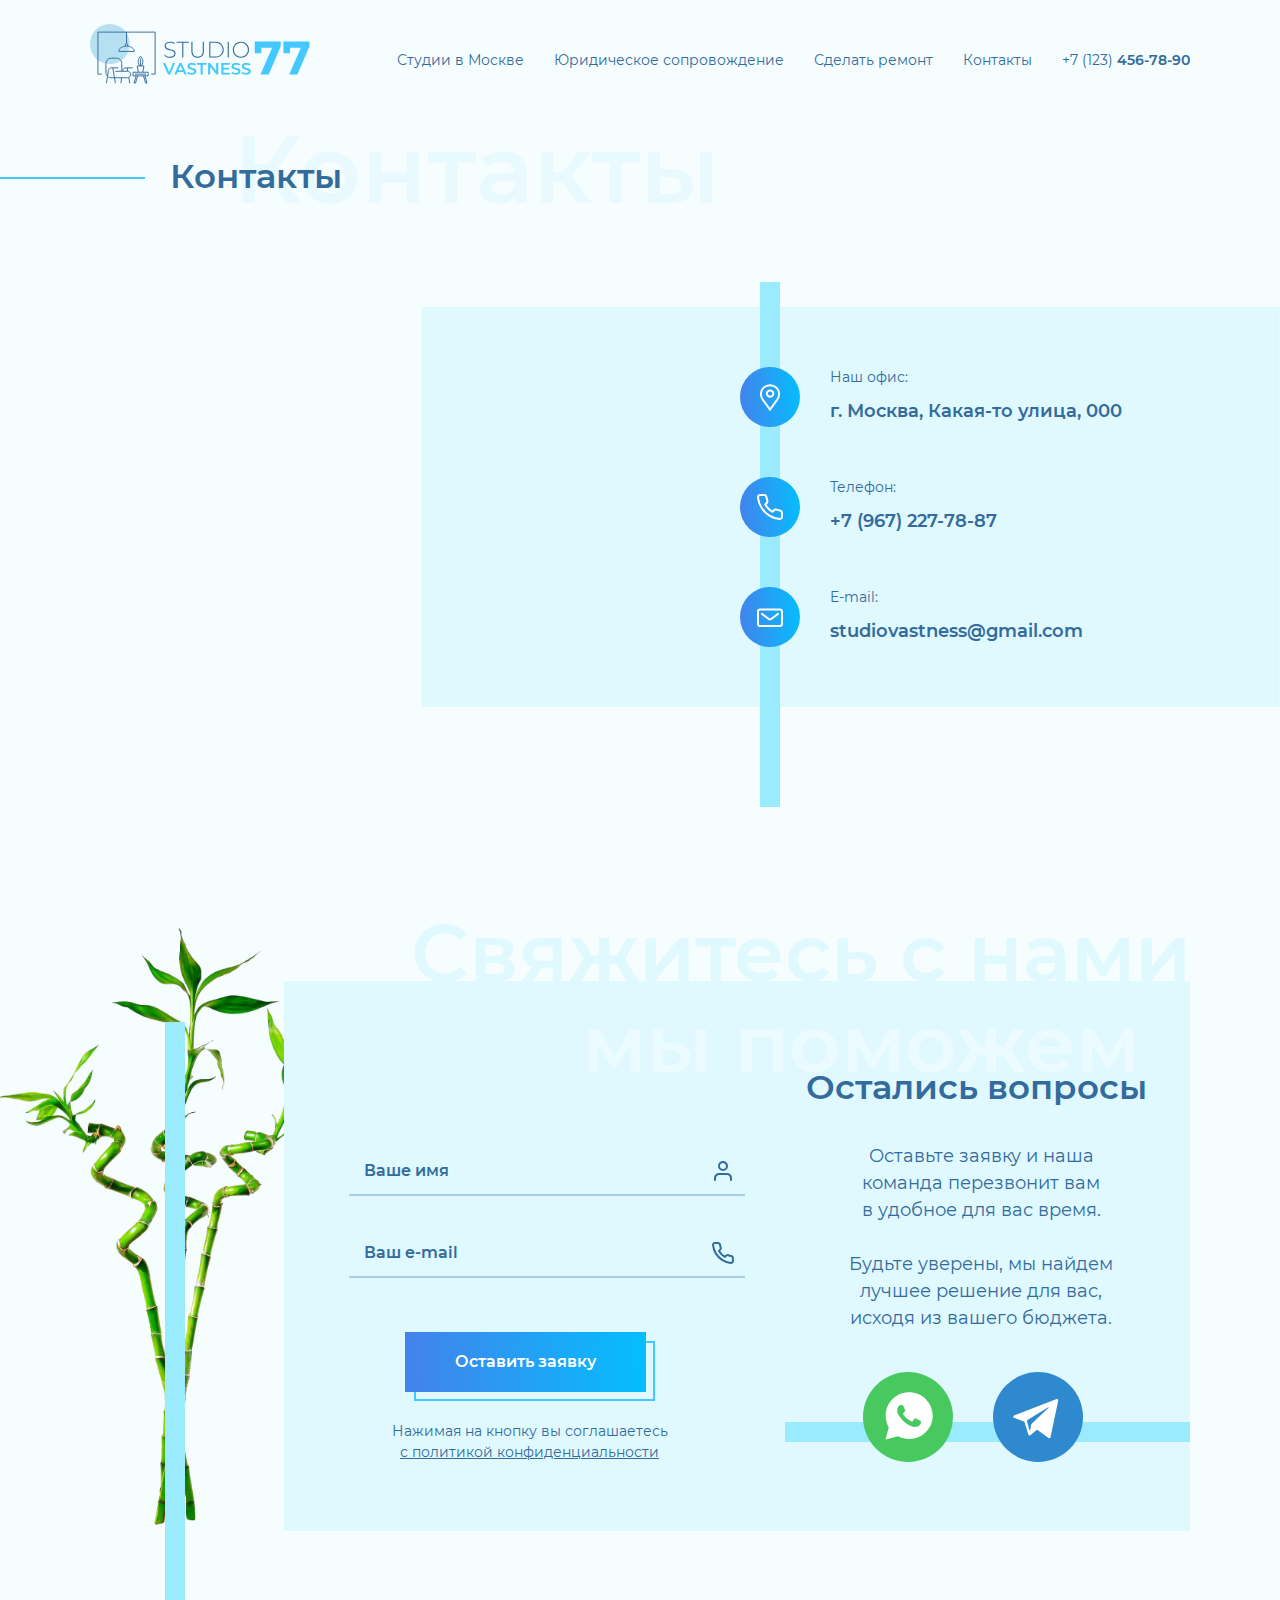
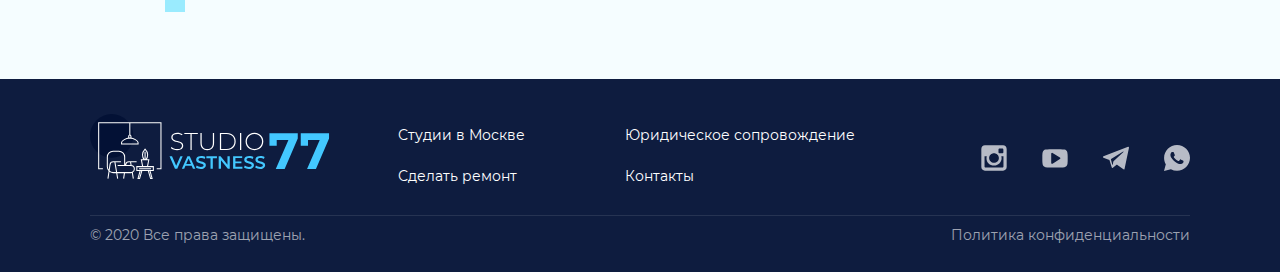
<file: contacts.html>
<!DOCTYPE html>
<html lang="ru">

<head>
  <meta charset="UTF-8">
  <meta name="viewport" content="width=device-width, initial-scale=1.0">
  <title>Studio Vastness 77</title>
  <link rel="stylesheet" href="css/swiper-bundle.min.css">
  <link rel="stylesheet" href="css/style.css?v3.6">
  <link rel="icon" href="img/favicon.svg" type="image/svg+xml">
  <link rel="icon" href="img/favicon.png" type="image/png">
  <link rel="shortcut icon" href="img/favicon.ico" type="image/x-icon">
</head>

<body>
  <header class="header section">
    <div class="container header__container section__container">
      <a href="index.html" class="logo header__logo">
        <img src="img/logo.svg" alt="Логотип" class="logo__image">
      </a>
      <div class="header__burger burger">
        <span class="burger__item"></span>
        <span class="burger__item"></span>
        <span class="burger__item"></span>
      </div>
      <div class="header__menu">
        <span class="header__menu-close">&times;</span>
        <nav class="header__nav nav">
          <a href="catalog.html" class="header__link nav__link">Студии в&nbsp;Москве</a>
          <a href="support.html" class="header__link nav__link">Юридическое сопровождение</a>
          <a href="repair.html" class="header__link nav__link">Сделать ремонт</a>
          <a href="contacts.html" class="header__link nav__link">Контакты</a>
        </nav>
        <a href="tel:+71234567890" class="header__phone">
          +7 (123)&nbsp;<strong class="header__phone_strong">456-78-90</strong>
        </a>
      </div>
      <!-- /.header__menu -->
    </div>
    <!-- /.container header__container section__container -->
  </header>
  <!-- /.header -->
  <section class="section contacts">
    <div class="section__header contacts__header">
      <div class="container section__container contacts__header-container">
        <h2 class="section__title contacts__title h2-title">Контакты</h2>
      </div>
      <!-- /.container header__container contacts__header-container -->
    </div>
    <!-- /.section__header contacts__header -->
    <div class="contacts__bg">
      <div class="background-rectangle contacts__rectangle"></div>
      <div class="container contacts__container">
        <iframe class="contacts__map"
          src="https://www.google.com/maps/embed?pb=!1m18!1m12!1m3!1d2245.1448922775776!2d37.56186701625446!3d55.75598518055425!2m3!1f0!2f0!3f0!3m2!1i1024!2i768!4f13.1!3m3!1m2!1s0x46b54bcdc66ac0d5%3A0xf770148f5705dba!2zU3R1ZGlvIDc3IC0g0YHQuNC90LXQvNCwINC60LLQtdGB0YLRiw!5e0!3m2!1sru!2sru!4v1609687319908!5m2!1sru!2sru"
          frameborder="0" style="border:0;" allowfullscreen="" aria-hidden="false" tabindex="0">
        </iframe>
        <div class="contacts__wrapper">
          <div class="background-line contacts__line"></div>
          <div class="contacts__address contacts__item">
            <img src="img/contacts-address.svg" alt="Адрес" class="contacts__icon">
            <div class="contacts__item-text">
              <p class="contacts__item-title p">Наш офис:</p>
              <p class="contacts__text">г. Москва, Какая-то улица, 000</p>
            </div>
          </div>
          <div class="contacts__phone contacts__item">
            <img src="img/contacts-phone.svg" alt="Телефон" class="contacts__icon">
            <div class="contacts__item-text">
              <p class="contacts__item-title p">Телефон:</p>
              <a href="tel:+79672277887" class="contacts__text contacts__link">+7 (967) 227-78-87</a>
            </div>
          </div>
          <div class="contacts__email contacts__item">
            <img src="img/contacts-email.svg" alt="Адрес" class="contacts__icon">
            <div class="contacts__item-text">
              <p class="contacts__item-title p">E-mail:</p>
              <a href="mailto:studiovastness@gmail.com"
                class="contacts__text contacts__link">studiovastness@gmail.com</a>
            </div>
          </div>
        </div>
        <!-- /.contacts__wrapper -->
      </div>
      <!-- /.container contacts__container -->
    </div>
    <!-- /.contacts__bg -->
  </section>
  <!-- /.section contacts -->
  <section class="section questions">
    <div class="container questions__container">
      <div class="background-line questions__line_vertical questions__line_vertical_top"></div>
      <div class="background-line questions__line_vertical questions__line_vertical_middle"></div>
      <div class="background-line questions__line_vertical questions__line_vertical_bottom"></div>
      <div class="questions__bg">
        <img src="img/bamboo.png" alt="бамбук" class="questions__bg-image">
      </div>
      <!-- /.questions__bg -->
      <div class="questions__rectangle">
        <form action="#" metod="POST" class="questions__form form">
          <div class="form__input-wrapper">
            <input type="text" class="questions__form-name form__name form__input" placeholder="Ваше имя">
          </div>
          <div class="form__input-wrapper">
            <input type="email" class="questions__form-email form__email form__input" placeholder="Ваш e-mail">
          </div>
          <button class="button-second-wrapper form__button-wrapper">
            <div class="button-second-bg"></div>
            <div class="button button-second form__button ">
              Оставить заявку
            </div>
          </button>
          <div class="questions__form-policy form__policy policy">
            <p class="policy__text">Нажимая на кнопку вы соглашаетесь</p>
            <a href="#" class="policy__link">с политикой конфиденциальности</a>
          </div>
        </form>
        <div class="questions__descriptions">
          <div class="section__header questions__header">
            <h2 class="section__title questions__title h2-title">Остались вопросы</h2>
          </div>
          <!-- /.section__header questions__header -->
          <div class="questions__text">
            <p class="questions__p">
              Оставьте заявку и наша команда перезвонит вам в&nbsp;удобное для вас время.
            </p>
            <p class="questions__p">
              Будьте уверены, мы найдем лучшее решение для вас, исходя из вашего бюджета.
            </p>
          </div>
          <div class="questions__icons">
            <div class="background-line questions__line_horizontal"></div>
            <a href="https://www.whatsapp.com/" class="questions__icon-wrapper">
              <img src="img/watsapp.svg" alt="watsapp" class="questions__icon">
            </a>
            <a href="https://web.telegram.org/" class="questions__icon-wrapper">
              <img src="img/telegramm.svg" alt="telegramm" class="questions__icon">
            </a>
          </div>
          <!-- /.questions__icons -->
        </div>
        <!-- /.questions__descriptions -->
      </div>
      <!-- /.questions__rectangle -->
    </div>
    <!-- /.container questions__container -->
  </section>
  <!-- /.section questions -->
  <footer class="section footer">
    <div class="container footer__container section__container">
      <div class="footer__main">
        <a href="index.html" class="logo footer__logo">
          <img src="img/logo-footer.svg" alt="Логотип" class="logo__image">
        </a>
        <nav class="footer__nav nav">
          <a href="catalog.html" class="footer__link nav__link">Студии в&nbsp;Москве</a>
          <a href="support.html" class="footer__link nav__link">Юридическое сопровождение</a>
          <a href="repair.html" class="footer__link nav__link">Сделать ремонт</a>
          <a href="contacts.html" class="footer__link nav__link">Контакты</a>
        </nav>
        <div class="footer__social-links">
          <a href="https://www.instagram.com/" class="social-link social-link_instagram">
            <svg class="footer__icon">
              <use xlink:href="img/sprite.svg#instagram"></use>
            </svg>
          </a>
          <a href="https://www.youtube.com/" class="social-link social-link_youtube">
            <svg class="footer__icon">
              <use xlink:href="img/sprite.svg#youtube"></use>
            </svg>
          </a>
          <a href="https://web.telegram.org/" class="social-link social-link_telegram">
            <svg class="footer__icon">
              <use xlink:href="img/sprite.svg#telegramm"></use>
            </svg>
          </a>
          <a href="https://www.whatsapp.com/" class="social-link social-link_watsapp">
            <svg class="footer__icon">
              <use xlink:href="img/sprite.svg#watsapp"></use>
            </svg>
          </a>
        </div>
        <!-- /.footer__social-links -->
      </div>
      <!-- /.footer__main -->
      <div class="footer__last">
        <span class="reserved">© 2020 Все права защищены.</span>
        <a href="#" class="privacy-policy">Политика конфиденциальности</a>
      </div>
      <!-- /.footer__last -->
    </div>
    <!-- /.container footer__container section__container -->

  </footer>
  <!-- /.section footer -->
  <script src="js/swiper-bundle.min.js"></script>
  <script src="js/main.js"></script>
</body>

</html>
</file>
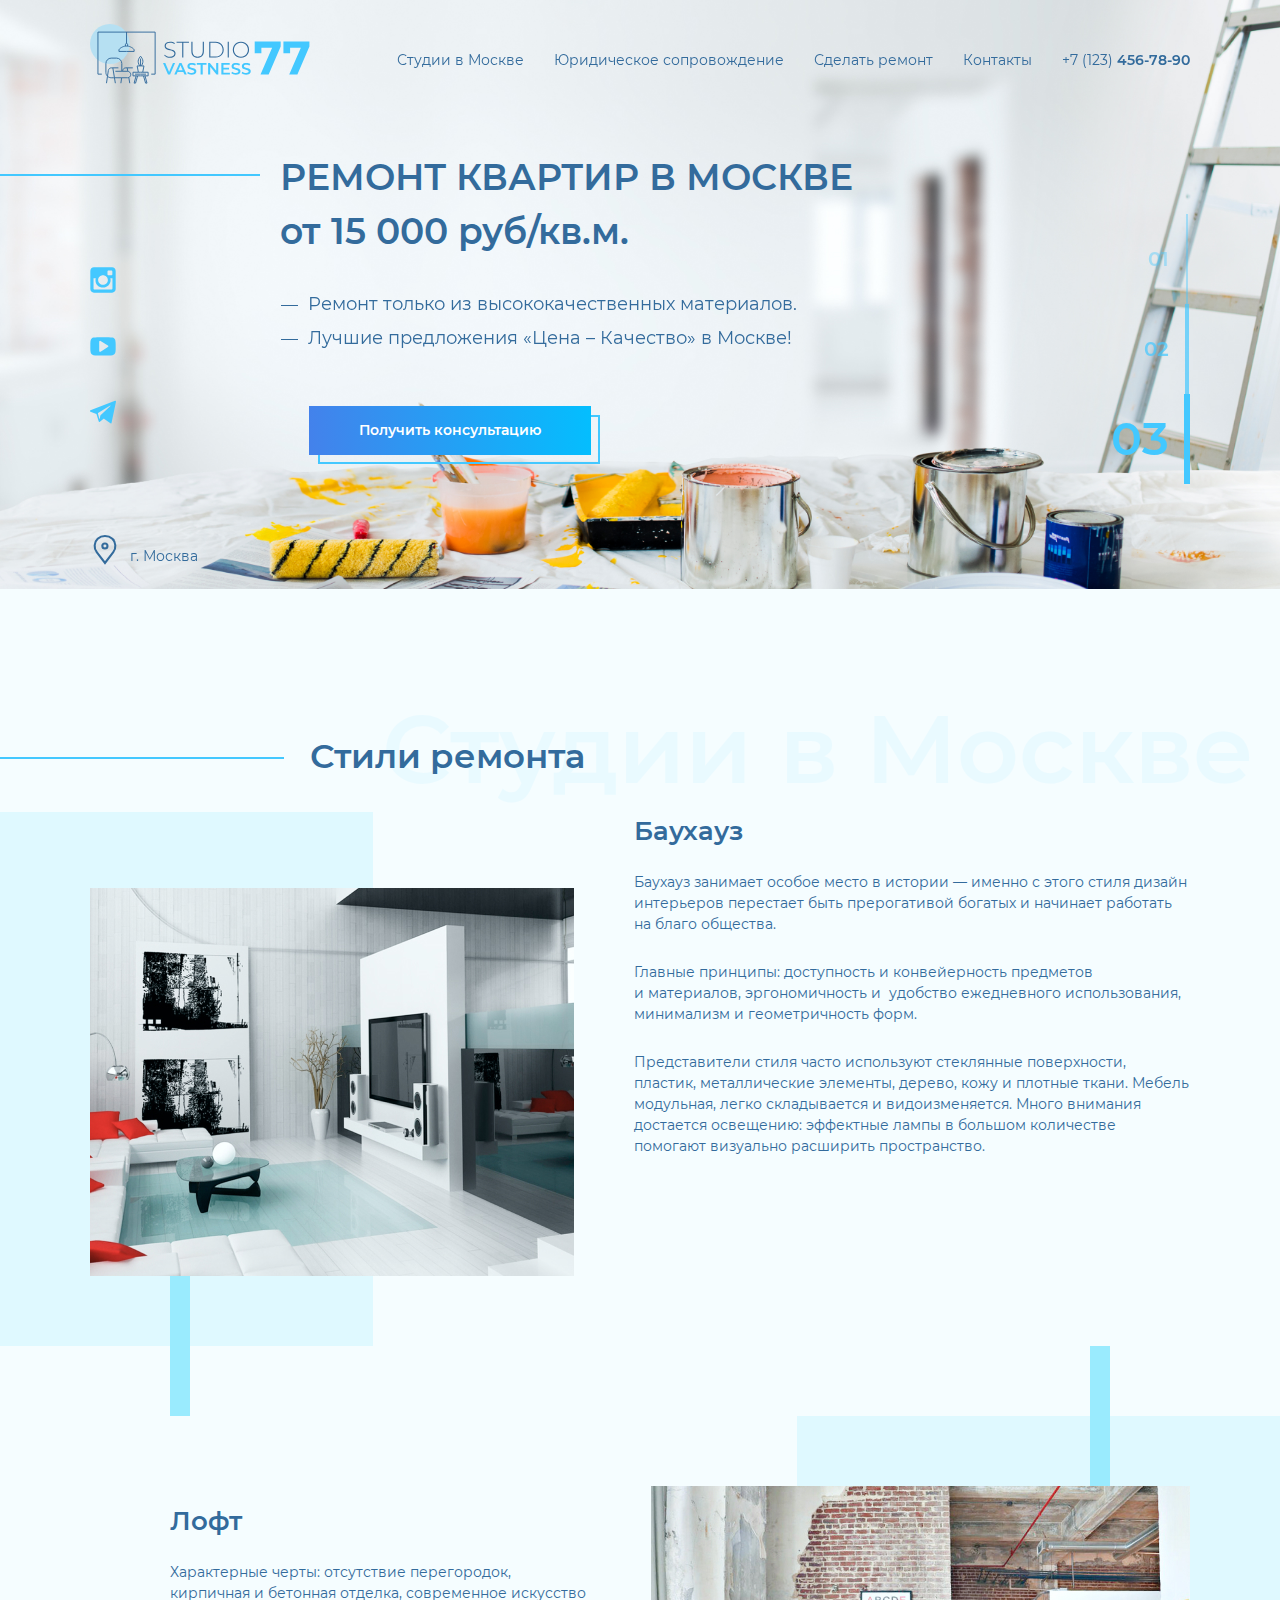
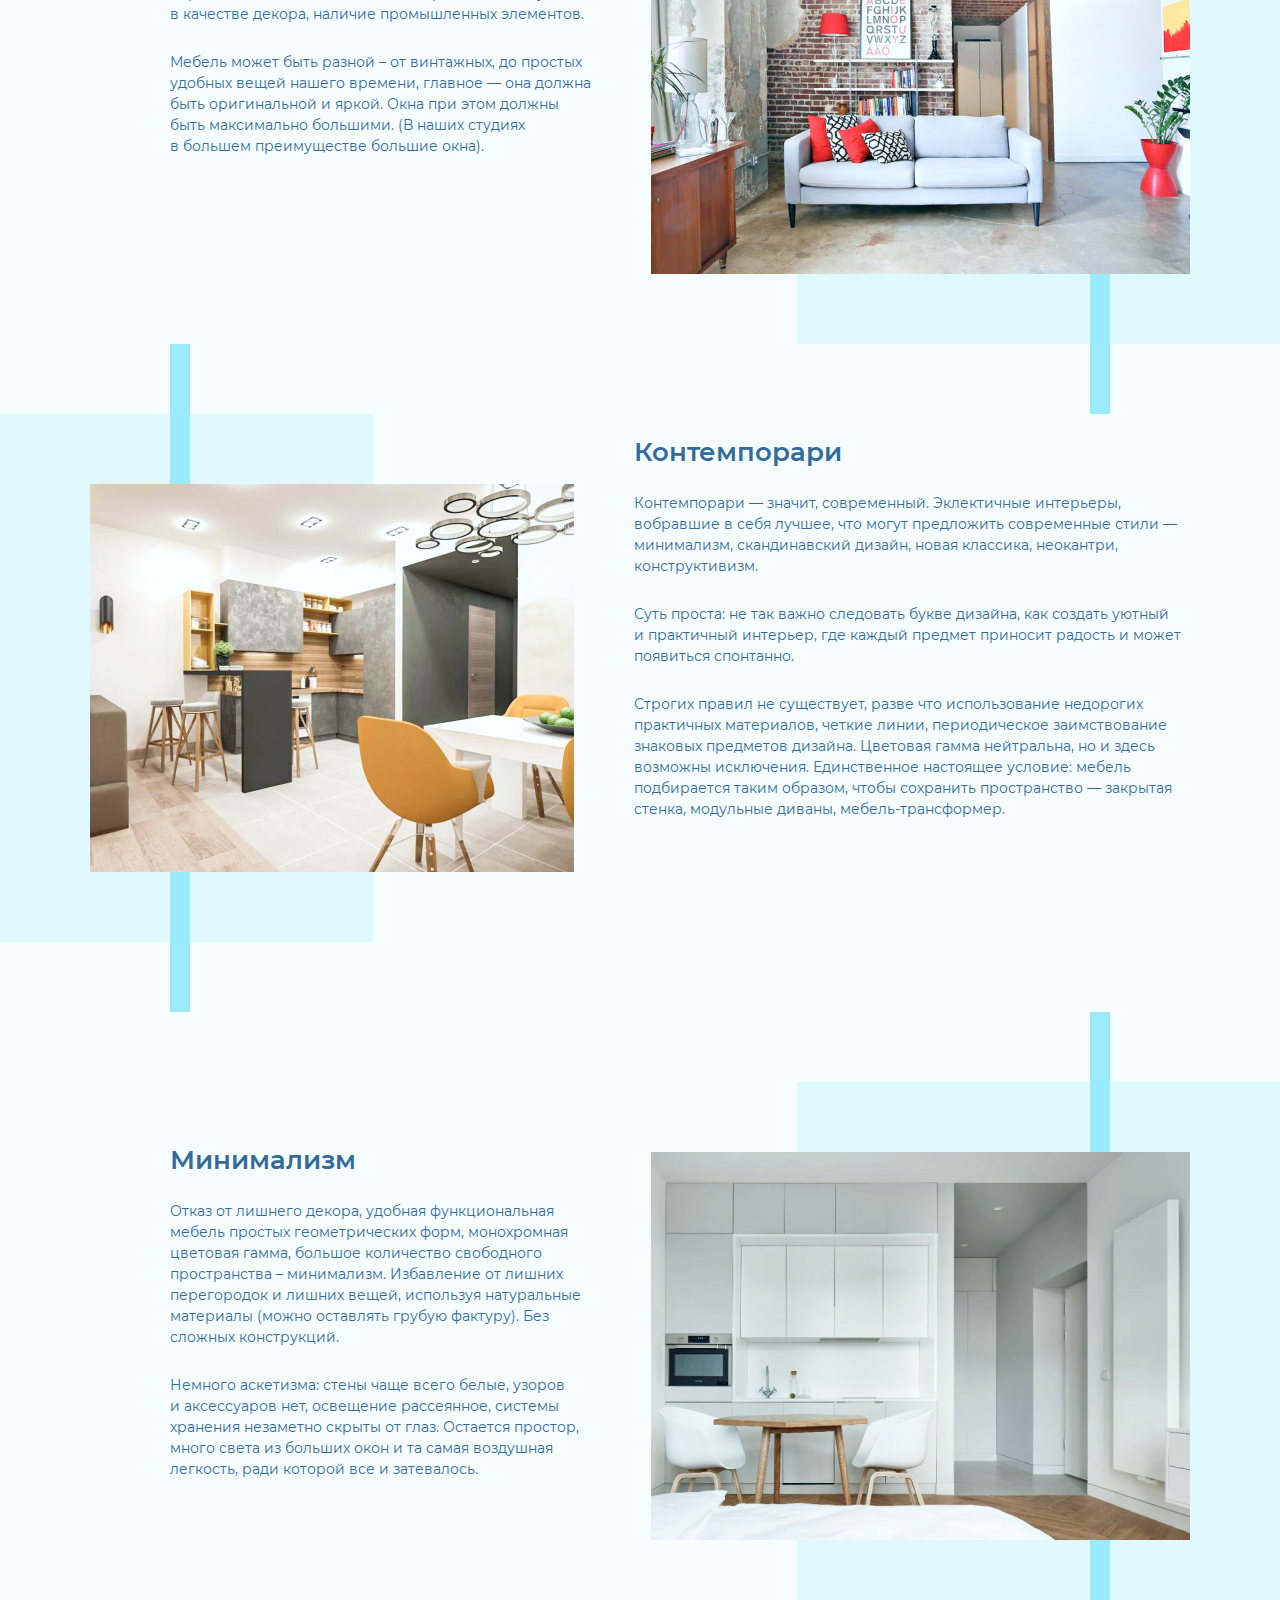
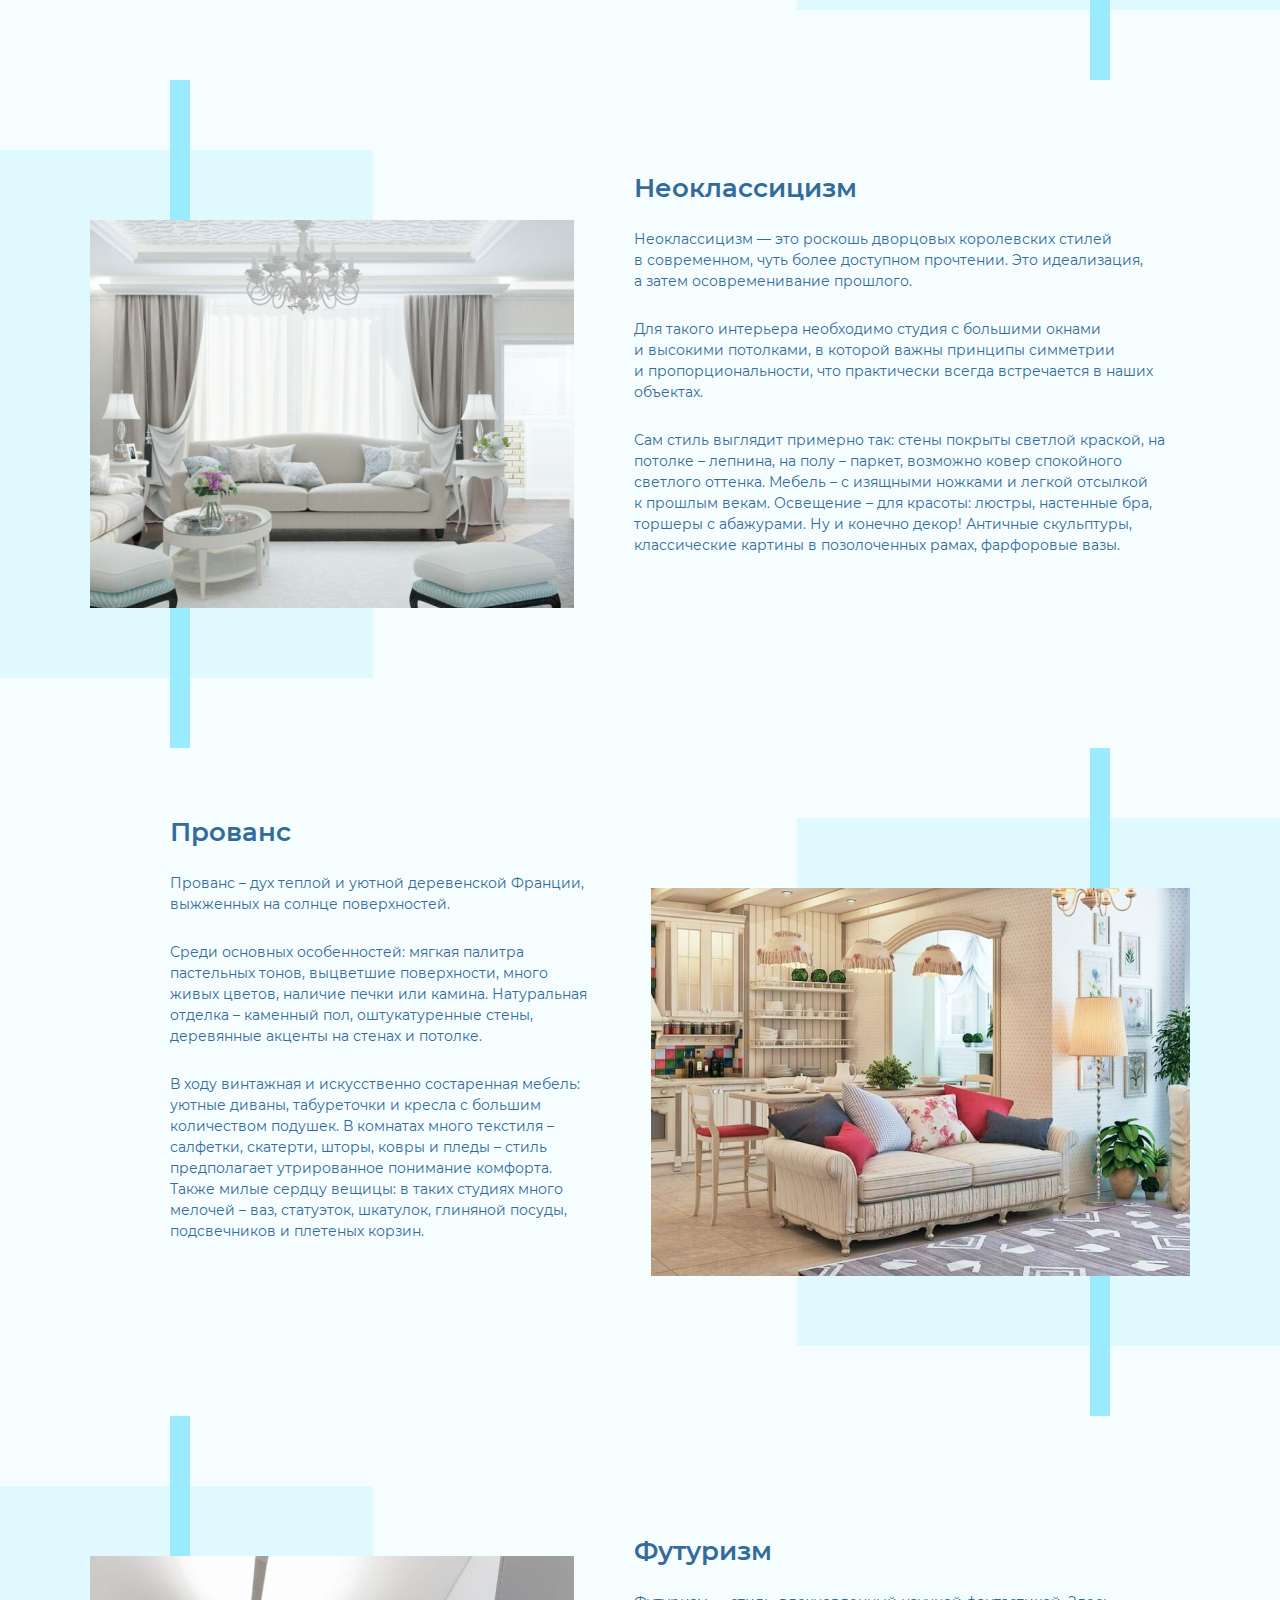
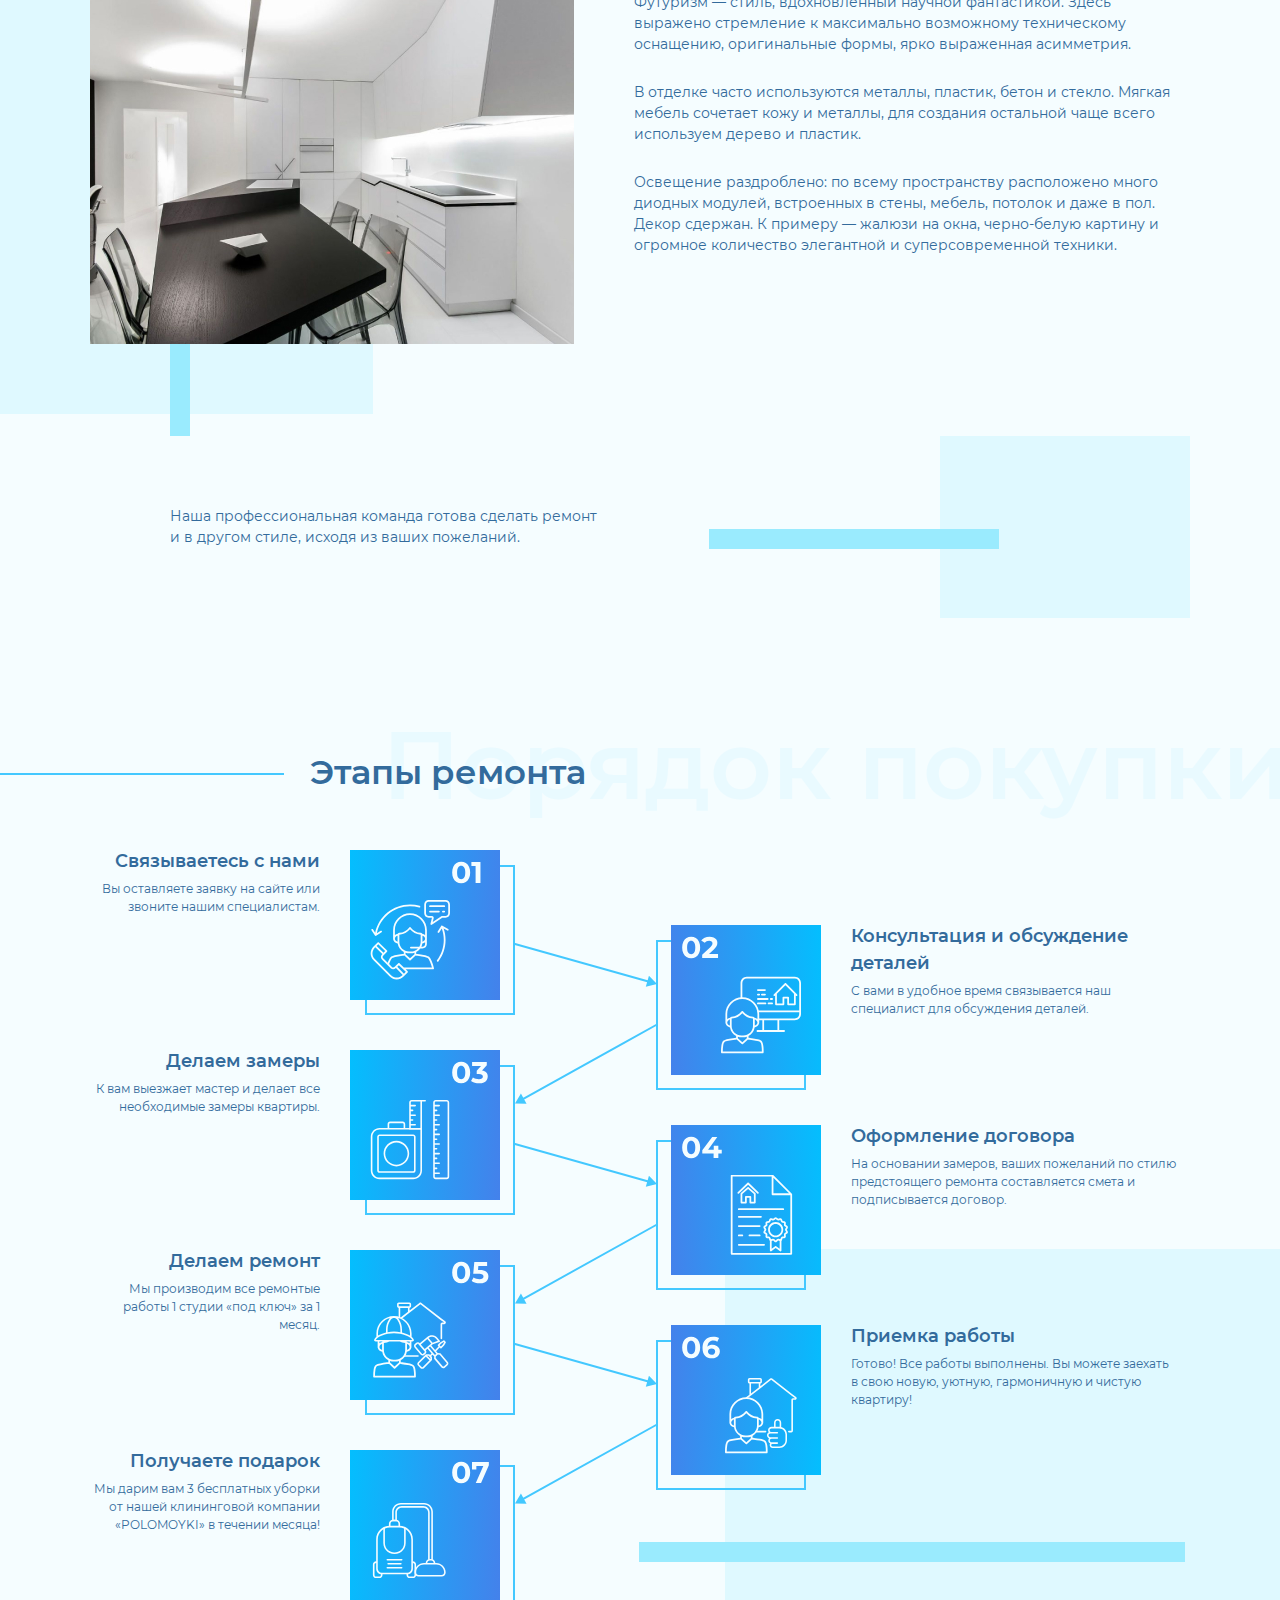
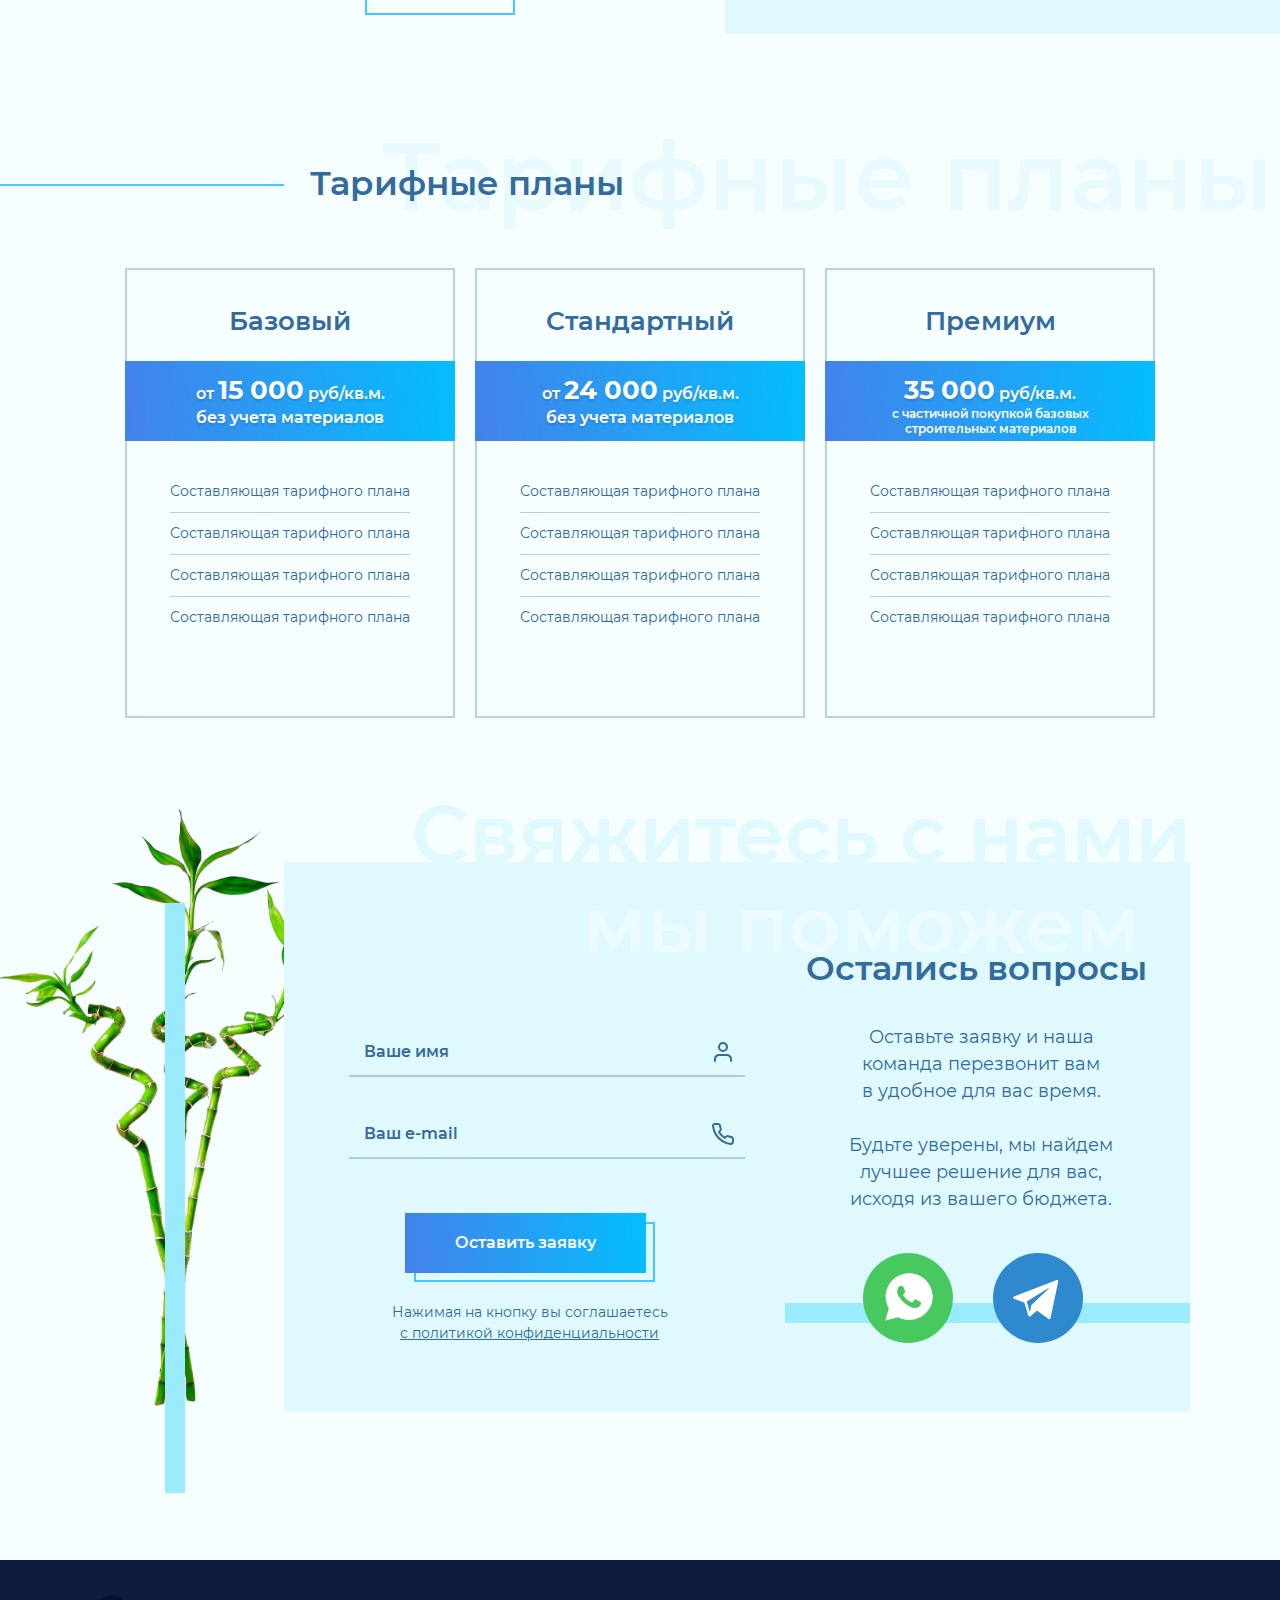
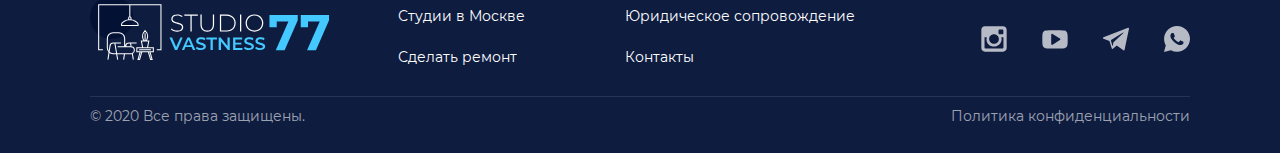
<file: repair.html>
<!DOCTYPE html>
<html lang="ru">

<head>
  <meta charset="UTF-8">
  <meta name="viewport" content="width=device-width, initial-scale=1.0">
  <title>Studio Vastness 77 - Сделать ремонт</title>
  <link rel="stylesheet" href="css/swiper-bundle.min.css">
  <link rel="stylesheet" href="css/style.css?v3.6">
  <link rel="icon" href="img/favicon.svg" type="image/svg+xml">
  <link rel="icon" href="img/favicon.png" type="image/png">
  <link rel="shortcut icon" href="img/favicon.ico" type="image/x-icon">
</head>

<body>
  <header class="header section">
    <div class="container header__container section__container">
      <a href="index.html" class="logo header__logo">
        <img src="img/logo.svg" alt="Логотип" class="logo__image">
      </a>
      <div class="header__burger burger">
        <span class="burger__item"></span>
        <span class="burger__item"></span>
        <span class="burger__item"></span>
      </div>
      <div class="header__menu">
        <span class="header__menu-close">&times;</span>
        <nav class="header__nav nav">
          <a href="catalog.html" class="header__link nav__link">Студии в&nbsp;Москве</a>
          <a href="support.html" class="header__link nav__link">Юридическое сопровождение</a>
          <a href="repair.html" class="header__link nav__link">Сделать ремонт</a>
          <a href="contacts.html" class="header__link nav__link">Контакты</a>
        </nav>
        <a href="tel:+71234567890" class="header__phone">
          +7 (123)&nbsp;<strong class="header__phone_strong">456-78-90</strong>
        </a>
      </div>
      <!-- /.header__menu -->
    </div>
    <!-- /.container header__container section__container -->
  </header>
  <!-- /.header -->
  <section class="section main">
    <div class="main__slider swiper-container">
      <div class="main__slider-wrapper swiper-wrapper">
        <!-- slide-1 -->
        <div class="main__slider-slide swiper-slide main__slider-slide_slide-1">
          <div class="main__container container">
            <h1 class="main__title">
              ЛУЧШИЕ СТУДИИ В МОСКВЕ<br>
              ДЛЯ КОМФОРТНОЙ ЖИЗНИ<br>
              И ВЫГОДНЫХ ИНВЕСТИЦИЙ
            </h1>
            <div class="main__text">
              <p class="main__text-p">
                Только самые выгодные предложения
              </p>
              <p class="main__text-p">
                Красивые и уютные студии в&nbsp;лучших районах Москвы
              </p>
              <p class="main__text-p">
                После покупки Ваша студия растет в&nbsp;цене, а также может
                приносить стабильный ежемесячный доход.
              </p>
            </div>
          </div>
          <!-- /.main__container -->
        </div>
        <!-- /.main__slidr-slide swiper-slide slide-1-->

        <!-- slide-2 -->
        <div class="main__slider-slide swiper-slide main__slider-slide_slide-2">
          <div class="main__container container">
            <h1 class="main__title">
              КУПИ У НАС СТУДИЮ<br>
              И ПОЛУЧИ ПОДАРОК
            </h1>
            <div class="main__text">
              <p class="main__text-p">
                При покупке Студии у нас без ремонта<br>дизайн-проект вы получите в&nbsp;подарок!
              </p>
            </div>
            <button class="button-second-wrapper main__slider-button">
              <div class="button-second-bg"></div>
              <span class="button button-second main__button-second">Получить консультацию</span>
            </button>
            <div class="main__present">
              <img src="img/present-slide-2.png" alt="Подарок" class="main__present-image">
            </div>
          </div>
          <!-- /.main__container -->
        </div>
        <!-- /.main__slidr-slide swiper-slide slide-2-->

        <!-- slide-3 -->
        <div class="main__slider-slide swiper-slide main__slider-slide_slide-3">
          <div class="main__container container">
            <h1 class="main__title">
              РЕМОНТ КВАРТИР В МОСКВЕ<br>
              от 15 000 руб/кв.м.
            </h1>
            <div class="main__text">
              <p class="main__text-p">
                Ремонт только из высококачественных материалов.
              </p>
              <p class="main__text-p">
                Лучшие предложения «Цена – Качество» в&nbsp;Москве!
              </p>
            </div>
            <button class="button-second-wrapper main__slider-button">
              <div class="button-second-bg"></div>
              <span class="button button-second main__button-second">Получить консультацию</span>
            </button>
          </div>
          <!-- /.main__container  -->
        </div>
        <!-- /.main__slidr-slide swiper-slide slide-3 -->
        <!-- slide-4  -->
        <div class="main__slider-slide swiper-slide main__slider-slide_slide-4">
          <div class="main__container container">
            <h1 class="main__title">
              КУПИ У НАС СТУДИЮ<br>
              И ПОЛУЧИ ПОДАРОК
            </h1>
            <div class="main__text">
              <p class="main__text-p">
                При покупке Студии у нас юридическое<br>сопровождение в&nbsp;подарок!
              </p>
            </div>
            <button class="button-second-wrapper main__slider-button">
              <div class="button-second-bg"></div>
              <span class="button button-second main__button-second">Получить консультацию</span>
            </button>
            <div class="main__present">
              <img src="img/present-slide-4.png" alt="Подарок" class="main__present-image">
            </div>
          </div>
          <!-- /.main__container  -->
        </div>
        <!-- /.main__slidr-slide swiper-slide slide-2-->

      </div>
      <!-- /.main__slider-wrapper swiper-wrapper -->
    </div>
    <!-- /.main__slider swiper-container -->
    <div class="main__static">
      <div class="main__static-container container">
        <div class="main__static-social">
          <div class="main__social-links">
            <a href="https://www.instagram.com/" class="main__social-link social-link social-link_instagram">
              <svg class="main__icon">
                <use xlink:href="img/sprite.svg#instagram"></use>
              </svg>
            </a>
            <a href="https://www.youtube.com/" class="main__social-link social-link social-link_youtube">
              <svg class="main__icon">
                <use xlink:href="img/sprite.svg#youtube"></use>
              </svg>
            </a>
            <a href="https://web.telegram.org/" class="main__social-link social-link social-link_telegram">
              <svg class="main__icon">
                <use xlink:href="img/sprite.svg#telegramm"></use>
              </svg>
            </a>
          </div>
          <!-- /.main__social-links -->
          <div class="main__geo geo">
            <div class="geo__icon-wrapper">
              <svg class="geo__icon">
                <use xlink:href="img/sprite.svg#geo"></use>
              </svg>
              <span class="geo__text">г. Москва</span>
            </div>
          </div>
        </div>
        <!-- /.main__static-nav -->
        <div class="main__pagination">

        </div>
        <!-- /.main__pagination -->
      </div>
      <!-- /.main__static-container -->
    </div>
    <!-- /.main__static -->
  </section>
  <!-- /.section main -->

  <section class="section styles">
    <div class="section__header styles__header">
      <div class="container section__container styles__header-container">
        <h2 class="section__title styles__title h2-title">Стили ремонта</h2>
      </div>
      <!-- /.container header__container about__header-container -->
    </div>
    <!-- /.section__header about__header -->
    <div class="styles__style style">
      <div class="background-rectangle style__rectangle style__rectangle_odd style__rectangle_1"></div>
      <div class="container style__container style__container_odd">
        <div class="background-line style__line style__line_odd style__line_1"></div>
        <div class="style__image-wrapper style__image-wrapper_odd style__image-wrapper_1">
          <img src="img/bauhaus.jpg" alt="Баухауз" class="style__image">
        </div>
        <div class="style__description style__description_odd style__description_1">
          <h3 class="style__title h3-title">Баухауз</h3>
          <div class="style__text style__text_odd">
            <p class="style__text-p p">
              Баухауз занимает особое место в&nbsp;истории — именно с&nbsp;этого стиля дизайн интерьеров перестает быть
              прерогативой богатых и&nbsp;начинает работать на&nbsp;благо общества.
            </p>
            <p class="style__text-p p">
              Главные принципы: доступность и&nbsp;конвейерность предметов и&nbsp;материалов, эргономичность и&nbsp;
              удобство
              ежедневного использования, минимализм и&nbsp;геометричность форм.
            </p>
            <p class="style__text-p p">
              Представители стиля часто используют стеклянные поверхности, пластик, металлические элементы, дерево, кожу
              и&nbsp;плотные ткани. Мебель модульная, легко складывается и&nbsp;видоизменяется. Много внимания достается
              освещению: эффектные лампы в&nbsp;большом количестве помогают визуально расширить пространство.
            </p>
          </div>
          <!-- /.style__text -->
        </div>
        <!-- /.style__description -->
      </div>
      <!-- /.container styles__container -->
    </div>
    <!-- /.styles__style -->
    <div class="styles__style style">
      <div class="background-rectangle style__rectangle style__rectangle_even style__rectangle_2"></div>
      <div class="container style__container style__container_even">
        <div class="background-line style__line style__line_even style__line_2"></div>
        <div class="style__description style__description_even style__description_2">
          <h3 class="style__title h3-title">Лофт</h3>
          <div class="style__text style__text_even">
            <p class="style__text-p p">
              Характерные черты: отсутствие перегородок, кирпичная и&nbsp;бетонная отделка, современное искусство
              в&nbsp;качестве
              декора, наличие промышленных элементов.
            </p>
            <p class="style__text-p p">
              Мебель может быть разной – от&nbsp;винтажных, до&nbsp;простых удобных вещей нашего времени, главное — она
              должна
              быть оригинальной и&nbsp;яркой. Окна при этом должны быть максимально большими. (В&nbsp;наших студиях
              в&nbsp;большем
              преимуществе большие окна).
            </p>
          </div>
          <!-- /.style__text -->
        </div>
        <!-- /.style__description -->
        <div class="style__image-wrapper style__image-wrapper_even style__image-wrapper_2">
          <img src="img/loft.jpg" alt="Лофт" class="style__image">
        </div>
      </div>
      <!-- /.container styles__container -->
    </div>
    <!-- /.styles__style -->
    <div class="styles__style style">
      <div class="background-rectangle style__rectangle style__rectangle_odd style__rectangle_3"></div>
      <div class="container style__container style__container_odd">
        <div class="background-line style__line style__line_odd style__line_3"></div>
        <div class="style__image-wrapper style__image-wrapper_odd style__image-wrapper_3">
          <img src="img/сontemporary.jpg" alt="Контемпорари" class="style__image">
        </div>
        <div class="style__description style__description_odd style__description_3">
          <h3 class="style__title h3-title">Контемпорари</h3>
          <div class="style__text style__text_odd">
            <p class="style__text-p p">
              Контемпорари — значит, современный. Эклектичные интерьеры, вобравшие в&nbsp;себя лучшее, что могут
              предложить
              современные стили — минимализм, скандинавский дизайн, новая классика, неокантри, конструктивизм.
            </p>
            <p class="style__text-p p">
              Суть проста: не&nbsp;так важно следовать букве дизайна, как создать уютный и&nbsp;практичный интерьер, где
              каждый
              предмет приносит радость и&nbsp;может появиться спонтанно.
            </p>
            <p class="style__text-p p">
              Строгих правил не&nbsp;существует, разве что использование недорогих практичных материалов, четкие линии,
              периодическое заимствование знаковых предметов дизайна. Цветовая гамма нейтральна, но и&nbsp;здесь
              возможны
              исключения. Единственное настоящее условие: мебель подбирается таким образом, чтобы сохранить пространство
              — закрытая стенка, модульные диваны, мебель-трансформер.
            </p>
          </div>
          <!-- /.style__text -->
        </div>
        <!-- /.style__description -->
      </div>
      <!-- /.container styles__container -->
    </div>
    <!-- /.styles__style -->
    <div class="styles__style style">
      <div class="background-rectangle style__rectangle style__rectangle_even style__rectangle_4"></div>
      <div class="container style__container style__container_even">
        <div class="background-line style__line style__line_even style__line_4"></div>
        <div class="style__description style__description_even style__description_4">
          <h3 class="style__title h3-title">Минимализм</h3>
          <div class="style__text style__text_even">
            <p class="style__text-p p">
              Отказ от лишнего декора, удобная функциональная мебель простых геометрических форм, монохромная цветовая
              гамма, большое количество свободного пространства – минимализм. Избавление от лишних перегородок
              и&nbsp;лишних
              вещей, используя натуральные материалы (можно оставлять грубую фактуру). Без сложных конструкций.
            </p>
            <p class="style__text-p p">
              Немного аскетизма: стены чаще всего белые, узоров и&nbsp;аксессуаров нет, освещение рассеянное, системы
              хранения незаметно скрыты от глаз. Остается простор, много света из&nbsp;больших окон и та самая воздушная
              легкость, ради которой все и&nbsp;затевалось.
            </p>
          </div>
          <!-- /.style__text -->
        </div>
        <!-- /.style__description -->
        <div class="style__image-wrapper style__image-wrapper_even style__image-wrapper_4">
          <img src="img/minimalism.jpg" alt="Минимализм" class="style__image">
        </div>
      </div>
      <!-- /.container styles__container -->
    </div>
    <!-- /.styles__style -->
    <div class="styles__style style">
      <div class="background-rectangle style__rectangle style__rectangle_odd style__rectangle_5"></div>
      <div class="container style__container style__container_odd">
        <div class="background-line style__line style__line_odd style__line_5"></div>
        <div class="style__image-wrapper style__image-wrapper_odd style__image-wrapper_5">
          <img src="img/neoclassicism.jpg" alt="Неоклассицизм" class="style__image">
        </div>
        <div class="style__description style__description_odd style__description_5">
          <h3 class="style__title h3-title">Неоклассицизм</h3>
          <div class="style__text style__text_odd">
            <p class="style__text-p p">
              Неоклассицизм — это роскошь дворцовых королевских стилей в&nbsp;современном, чуть более доступном
              прочтении.
              Это идеализация, а&nbsp;затем осовременивание прошлого.
            </p>
            <p class="style__text-p p">
              Для такого интерьера необходимо студия с&nbsp;большими окнами и&nbsp;высокими потолками, в&nbsp;которой
              важны принципы
              симметрии и&nbsp;пропорциональности, что практически всегда встречается в&nbsp;наших объектах.
            </p>
            <p class="style__text-p p">
              Сам стиль выглядит примерно так: стены покрыты светлой краской, на потолке – лепнина, на полу – паркет,
              возможно ковер спокойного светлого оттенка. Мебель – с&nbsp;изящными ножками и&nbsp;легкой отсылкой
              к&nbsp;прошлым векам.
              Освещение – для красоты: люстры, настенные бра, торшеры с&nbsp;абажурами. Ну и конечно декор! Античные
              скульптуры, классические картины в&nbsp;позолоченных рамах, фарфоровые вазы.
            </p>
          </div>
          <!-- /.style__text -->
        </div>
        <!-- /.style__description -->
      </div>
      <!-- /.container styles__container -->
    </div>
    <!-- /.styles__style -->
    <div class="styles__style style">
      <div class="background-rectangle style__rectangle style__rectangle_even style__rectangle_6"></div>
      <div class="container style__container style__container_even">
        <div class="background-line style__line style__line_even style__line_6"></div>
        <div class="style__description style__description_even style__description_6">
          <h3 class="style__title h3-title">Прованс</h3>
          <div class="style__text style__text_even">
            <p class="style__text-p p">
              Прованс – дух теплой и уютной деревенской Франции, выжженных на солнце поверхностей.
            </p>
            <p class="style__text-p p">
              Среди основных особенностей: мягкая палитра пастельных тонов, выцветшие поверхности, много живых цветов,
              наличие печки или камина. Натуральная отделка – каменный пол, оштукатуренные стены, деревянные акценты
              на&nbsp;стенах и&nbsp;потолке.
            </p>
            <p class="style__text-p p">
              В&nbsp;ходу винтажная и искусственно состаренная мебель: уютные диваны, табуреточки и кресла
              с&nbsp;большим
              количеством подушек. В&nbsp;комнатах много текстиля – салфетки, скатерти, шторы, ковры и пледы – стиль
              предполагает утрированное понимание комфорта. Также милые сердцу вещицы: в&nbsp;таких студиях много
              мелочей –
              ваз, статуэток, шкатулок, глиняной посуды, подсвечников и плетеных корзин.
            </p>
          </div>
          <!-- /.style__text -->
        </div>
        <!-- /.style__description -->
        <div class="style__image-wrapper style__image-wrapper_even style__image-wrapper_6">
          <img src="img/provence.jpg" alt="Прованс" class="style__image">
        </div>
      </div>
      <!-- /.container styles__container -->
    </div>
    <!-- /.styles__style -->
    <div class="styles__style style">
      <div class="background-rectangle style__rectangle style__rectangle_odd style__rectangle_7"></div>
      <div class="container style__container style__container_odd">
        <div class="background-line style__line style__line_odd style__line_7"></div>
        <div class="style__image-wrapper style__image-wrapper_odd style__image-wrapper_7">
          <img src="img/futurism.jpg" alt="Футуризм" class="style__image">
        </div>
        <div class="style__description style__description_odd style__description_7">
          <h3 class="style__title h3-title">Футуризм</h3>
          <div class="style__text style__text_odd">
            <p class="style__text-p p">
              Футуризм — стиль, вдохновленный научной фантастикой. Здесь выражено стремление к&nbsp;максимально
              возможному
              техническому оснащению, оригинальные формы, ярко выраженная асимметрия.
            </p>
            <p class="style__text-p p">
              В отделке часто используются металлы, пластик, бетон и стекло. Мягкая мебель сочетает кожу и металлы, для
              создания остальной чаще всего используем дерево и пластик.
            </p>
            <p class="style__text-p p">
              Освещение раздроблено: по всему пространству расположено много диодных модулей, встроенных в&nbsp;стены,
              мебель, потолок и даже в&nbsp;пол. Декор сдержан. К&nbsp;примеру — жалюзи на окна, черно-белую картину и
              огромное
              количество элегантной и суперсовременной техники.
            </p>
          </div>
          <!-- /.style__text -->
        </div>
        <!-- /.style__description -->
      </div>
      <!-- /.container styles__container -->
    </div>
    <!-- /.styles__style -->
    <div class="styles__style style">
      <div class="container style__container style__container_odd">
        <div class="background-rectangle style__rectangle style__rectangle_even style__rectangle_8"></div>
        <div class="background-line style__line style__line_even style__line_8"></div>
        <div class="style__description style__description_even style__description_8">
          <div class="style__text style__text_even">
            <p class="style__text-p p">
              Наша профессиональная команда готова сделать ремонт и в&nbsp;другом стиле, исходя из ваших пожеланий.
            </p>
          </div>
          <!-- /.style__text -->
        </div>
        <!-- /.style__description -->
      </div>
      <!-- /.container styles__container -->
    </div>
    <!-- /.styles__style -->
  </section>
  <!-- /.section styles -->
  <section class="section purchase purchase_repair">
    <div class="background-line purchase__line"></div>
    <div class="section__header purchase__header">
      <div class="container section__container purchase__header-container">
        <h2 class="section__title purchase__title purchase__title_repair h2-title">Этапы ремонта</h2>
      </div>
      <!-- /.container header__container purchase__header-container -->
    </div>
    <!-- /.section__header purchase__header -->
    <div class="background-rectangle purchase__rectangle purchase__rectangle_repair"></div>
    <div class="container purchase__container">
      <div class="purchase__body steps">
        <div class="purchase__step step step_odd">
          <div class="step__description step__description_odd">
            <h3 class="step__title step__title_odd h3-title">Связываетесь с нами</h3>
            <p class="step__text step__text_odd">
              Вы оставляете заявку на сайте или звоните нашим специалистам.
            </p>
          </div>
          <div class="step__image-wrapper step__image-wrapper_odd">
            <img src="img/repair-step-1.svg" alt="Шаг1: Связываетесь с нами" class="step__image icon">
          </div>
        </div>
        <!-- /.purchase__step step step_odd -->
        <div class="purchase__step step step_even step_two">
          <div class="step__image-wrapper step__image-wrapper_even">
            <img src="img/repair-step-2.svg" alt="Шаг2: Консультация и обсуждение деталей" class="step__image icon">
          </div>
          <div class="step__description step__description_even">
            <h3 class="step__title step__title_even h3-title">Консультация и обсуждение деталей</h3>
            <p class="step__text step__text_even">
              С вами в&nbsp;удобное время связывается наш специалист для обсуждения деталей.
            </p>
          </div>
        </div>
        <!-- /.purchase__step step step_even -->
        <div class="purchase__step step step_odd">
          <div class="step__description step__description_odd">
            <h3 class="step__title step__title_odd h3-title">Делаем замеры</h3>
            <p class="step__text step__text_odd">К вам выезжает мастер и делает все необходимые замеры квартиры.
            </p>
          </div>
          <div class="step__image-wrapper step__image-wrapper_odd">
            <img src="img/repair-step-3.svg" alt="Шаг3: Делаем замеры" class="step__image icon">
          </div>
        </div>
        <!-- /.purchase__step step step_odd -->
        <div class="purchase__step step step_even">
          <div class="step__image-wrapper step__image-wrapper_even">
            <img src="img/repair-step-4.svg" alt="Шаг4: Оформление договора" class="step__image icon">
          </div>
          <div class="step__description step__description_even">
            <h3 class="step__title step__title_even h3-title">Оформление договора</h3>
            <p class="step__text step__text_even">
              На основании замеров, ваших пожеланий по стилю предстоящего ремонта составляется смета и подписывается
              договор.
            </p>
          </div>
        </div>
        <!-- /.purchase__step step step_even -->
        <div class="purchase__step step step_odd">
          <div class="step__description step__description_odd">
            <h3 class="step__title step__title_odd h3-title">Делаем ремонт</h3>
            <p class="step__text step__text_odd">
              Мы производим все ремонтые работы 1 студии «под ключ» за 1 месяц.
            </p>
          </div>
          <div class="step__image-wrapper step__image-wrapper_odd">
            <img src="img/repair-step-5.svg" alt="Шаг5: Делаем ремонт" class="step__image icon">
          </div>
        </div>
        <!-- /.purchase__step step step_odd -->
        <div class="purchase__step step step_even">
          <div class="step__image-wrapper step__image-wrapper_even">
            <img src="img/repair-step-6.svg" alt="Шаг6: Приемка работы" class="step__image icon">
          </div>
          <div class="step__description step__description_even">
            <h3 class="step__title step__title_even h3-title">Приемка работы</h3>
            <p class="step__text step__text_even">
              Готово! Все работы выполнены. Вы можете заехать в&nbsp;свою новую, уютную, гармоничную и чистую квартиру!
            </p>
          </div>
        </div>
        <!-- /.purchase__step step step_even -->
        <div class="purchase__step step step_odd">
          <div class="step__description step__description_odd">
            <h3 class="step__title step__title_odd h3-title">Получаете подарок</h3>
            <p class="step__text step__text_odd">
              Мы дарим вам 3 бесплатных уборки от нашей клининговой компании «POLOMOYKI» в&nbsp;течении месяца!
            </p>
          </div>
          <div class="step__image-wrapper step__image-wrapper_odd">
            <img src="img/repair-step-7.svg" alt="Шаг7: Получаете подарок" class="step__image icon">
          </div>
        </div>
        <!-- /.purchase__step step step_odd -->
        <div class="steps__image-wrapper steps__way steps__way_repair">
          <img src="img/purchase-way.svg" alt="Этапы ремонта" class="steps__image icon">
        </div>
      </div>
      <!-- /.purchase__body steps -->
    </div>
    <!-- /.container purchase__container -->
  </section>
  <!-- /.section purchase -->
  <section class="section tariffs">
    <div class="section__header tariffs__header">
      <div class="container section__container tariffs__header-container">
        <h2 class="section__title tariffs__title tariffs__title_repair h2-title">Тарифные планы</h2>
      </div>
      <!-- /.container header__container tariffs__header-container -->
    </div>
    <!-- /.section__header tariffs__header -->
    <div class="container tariffs__container">
      <div class="tariffs__wrapper">
        <div class="tariffs__tariff">
          <div class="tariff">
            <h3 class="tariff__title h3-title">Базовый</h3>
            <div class="tariff__price">
              <p class="tariff__price-text">от&nbsp;<strong class="tariff__price-text_strong">15
                  000</strong>&nbsp;руб/кв.м.
              </p>
              <p class="tariff__price-text">без учета материалов</p>
            </div>
            <div class="tariff__descriptions">
              <p class="tariff__description">Составляющая тарифного плана</p>
              <p class="tariff__description">Составляющая тарифного плана</p>
              <p class="tariff__description">Составляющая тарифного плана</p>
              <p class="tariff__description">Составляющая тарифного плана</p>
            </div>
            <button class="button button-first tariff__button">Оставить заявку</button>
            <!-- /.tariff__descriptions -->
          </div>
          <!-- /.tariff -->
        </div>
        <!-- /.tariffs__tariff -->
        <div class="tariffs__tariff">
          <div class="tariff">
            <h3 class="tariff__title h3-title">Стандартный</h3>
            <div class="tariff__price">
              <p class="tariff__price-text">от&nbsp;<strong class="tariff__price-text_strong">24
                  000</strong>&nbsp;руб/кв.м.
              </p>
              <p class="tariff__price-text">без учета материалов</p>
            </div>
            <div class="tariff__descriptions">
              <p class="tariff__description">Составляющая тарифного плана</p>
              <p class="tariff__description">Составляющая тарифного плана</p>
              <p class="tariff__description">Составляющая тарифного плана</p>
              <p class="tariff__description">Составляющая тарифного плана</p>
            </div>
            <button class="button button-first tariff__button">Оставить заявку</button>
            <!-- /.tariff__descriptions -->
          </div>
          <!-- /.tariff -->
        </div>
        <!-- /.tariffs__tariff -->
        <div class="tariffs__tariff">
          <div class="tariff">
            <h3 class="tariff__title h3-title">Премиум</h3>
            <div class="tariff__price">
              <p class="tariff__price-text"><strong class="tariff__price-text_strong">35 000</strong>&nbsp;руб/кв.м.</p>
              <p class="tariff__price-text_small">с частичной покупкой базовых строительных материалов</p>
            </div>
            <div class="tariff__descriptions">
              <p class="tariff__description">Составляющая тарифного плана</p>
              <p class="tariff__description">Составляющая тарифного плана</p>
              <p class="tariff__description">Составляющая тарифного плана</p>
              <p class="tariff__description">Составляющая тарифного плана</p>
            </div>
            <button class="button button-first tariff__button">Оставить заявку</button>
            <!-- /.tariff__descriptions -->
          </div>
          <!-- /.tariff -->
        </div>
        <!-- /.tariffs__tariff -->
      </div>
      <!-- /.tariffs__wrapper -->
    </div>
    <!-- /.container tariffs__container -->
  </section>
  <!-- /.section tariffs -->
  <section class="section questions">
    <div class="container questions__container">
      <div class="background-line questions__line_vertical questions__line_vertical_top"></div>
      <div class="background-line questions__line_vertical questions__line_vertical_middle"></div>
      <div class="background-line questions__line_vertical questions__line_vertical_bottom"></div>
      <div class="questions__bg">
        <img src="img/bamboo.png" alt="бамбук" class="questions__bg-image">
      </div>
      <!-- /.questions__bg -->
      <div class="questions__rectangle">
        <form action="#" metod="POST" class="questions__form form">
          <div class="form__input-wrapper">
            <input type="text" class="questions__form-name form__name form__input" placeholder="Ваше имя">
          </div>
          <div class="form__input-wrapper">
            <input type="email" class="questions__form-email form__email form__input" placeholder="Ваш e-mail">
          </div>
          <button class="button-second-wrapper form__button-wrapper">
            <div class="button-second-bg"></div>
            <div class="button button-second form__button ">
              Оставить заявку
            </div>
          </button>
          <div class="questions__form-policy form__policy policy">
            <p class="policy__text">Нажимая на кнопку вы соглашаетесь</p>
            <a href="#" class="policy__link">с политикой конфиденциальности</a>
          </div>
        </form>
        <div class="questions__descriptions">
          <div class="section__header questions__header">
            <h2 class="section__title questions__title h2-title">Остались вопросы</h2>
          </div>
          <!-- /.section__header questions__header -->
          <div class="questions__text">
            <p class="questions__p">
              Оставьте заявку и наша команда перезвонит вам в&nbsp;удобное для вас время.
            </p>
            <p class="questions__p">
              Будьте уверены, мы найдем лучшее решение для вас, исходя из вашего бюджета.
            </p>
          </div>
          <div class="questions__icons">
            <div class="background-line questions__line_horizontal"></div>
            <a href="https://www.whatsapp.com/" class="questions__icon-wrapper">
              <img src="img/watsapp.svg" alt="watsapp" class="questions__icon">
            </a>
            <a href="https://web.telegram.org/" class="questions__icon-wrapper">
              <img src="img/telegramm.svg" alt="telegramm" class="questions__icon">
            </a>
          </div>
          <!-- /.questions__icons -->
        </div>
        <!-- /.questions__descriptions -->
      </div>
      <!-- /.questions__rectangle -->
    </div>
    <!-- /.container questions__container -->
  </section>
  <!-- /.section questions -->
  <footer class="section footer">
    <div class="container footer__container section__container">
      <div class="footer__main">
        <a href="index.html" class="logo footer__logo">
          <img src="img/logo-footer.svg" alt="Логотип" class="logo__image">
        </a>
        <nav class="footer__nav nav">
          <a href="catalog.html" class="footer__link nav__link">Студии в&nbsp;Москве</a>
          <a href="support.html" class="footer__link nav__link">Юридическое сопровождение</a>
          <a href="repair.html" class="footer__link nav__link">Сделать ремонт</a>
          <a href="contacts.html" class="footer__link nav__link">Контакты</a>
        </nav>
        <div class="footer__social-links">
          <a href="https://www.instagram.com/" class="social-link social-link_instagram">
            <svg class="footer__icon">
              <use xlink:href="img/sprite.svg#instagram"></use>
            </svg>
          </a>
          <a href="https://www.youtube.com/" class="social-link social-link_youtube">
            <svg class="footer__icon">
              <use xlink:href="img/sprite.svg#youtube"></use>
            </svg>
          </a>
          <a href="https://web.telegram.org/" class="social-link social-link_telegram">
            <svg class="footer__icon">
              <use xlink:href="img/sprite.svg#telegramm"></use>
            </svg>
          </a>
          <a href="https://www.whatsapp.com/" class="social-link social-link_watsapp">
            <svg class="footer__icon">
              <use xlink:href="img/sprite.svg#watsapp"></use>
            </svg>
          </a>
        </div>
        <!-- /.footer__social-links -->
      </div>
      <!-- /.footer__main -->
      <div class="footer__last">
        <span class="reserved">© 2020 Все права защищены.</span>
        <a href="#" class="privacy-policy">Политика конфиденциальности</a>
      </div>
      <!-- /.footer__last -->
    </div>
    <!-- /.container footer__container section__container -->

  </footer>
  <!-- /.section footer -->
  <script src="js/swiper-bundle.min.js"></script>
  <script src="js/main.js"></script>
</body>

</html>
</file>
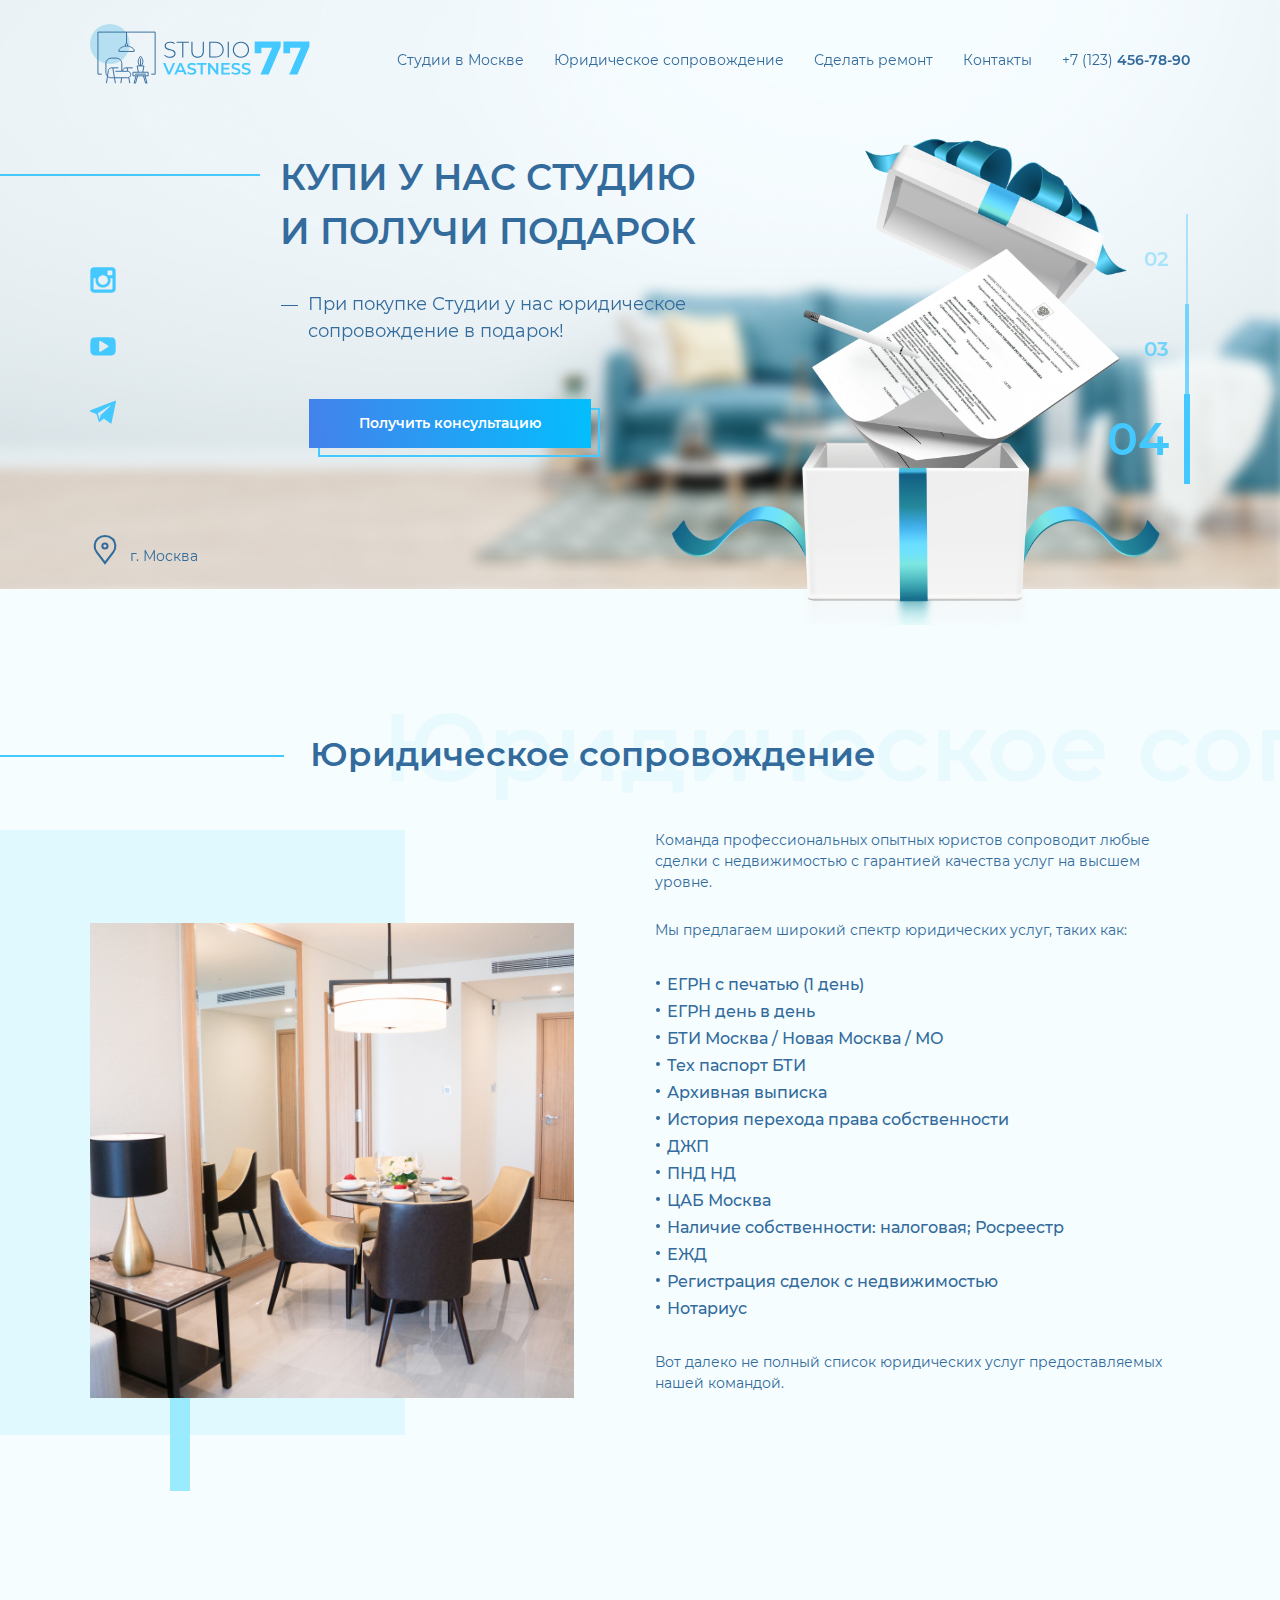
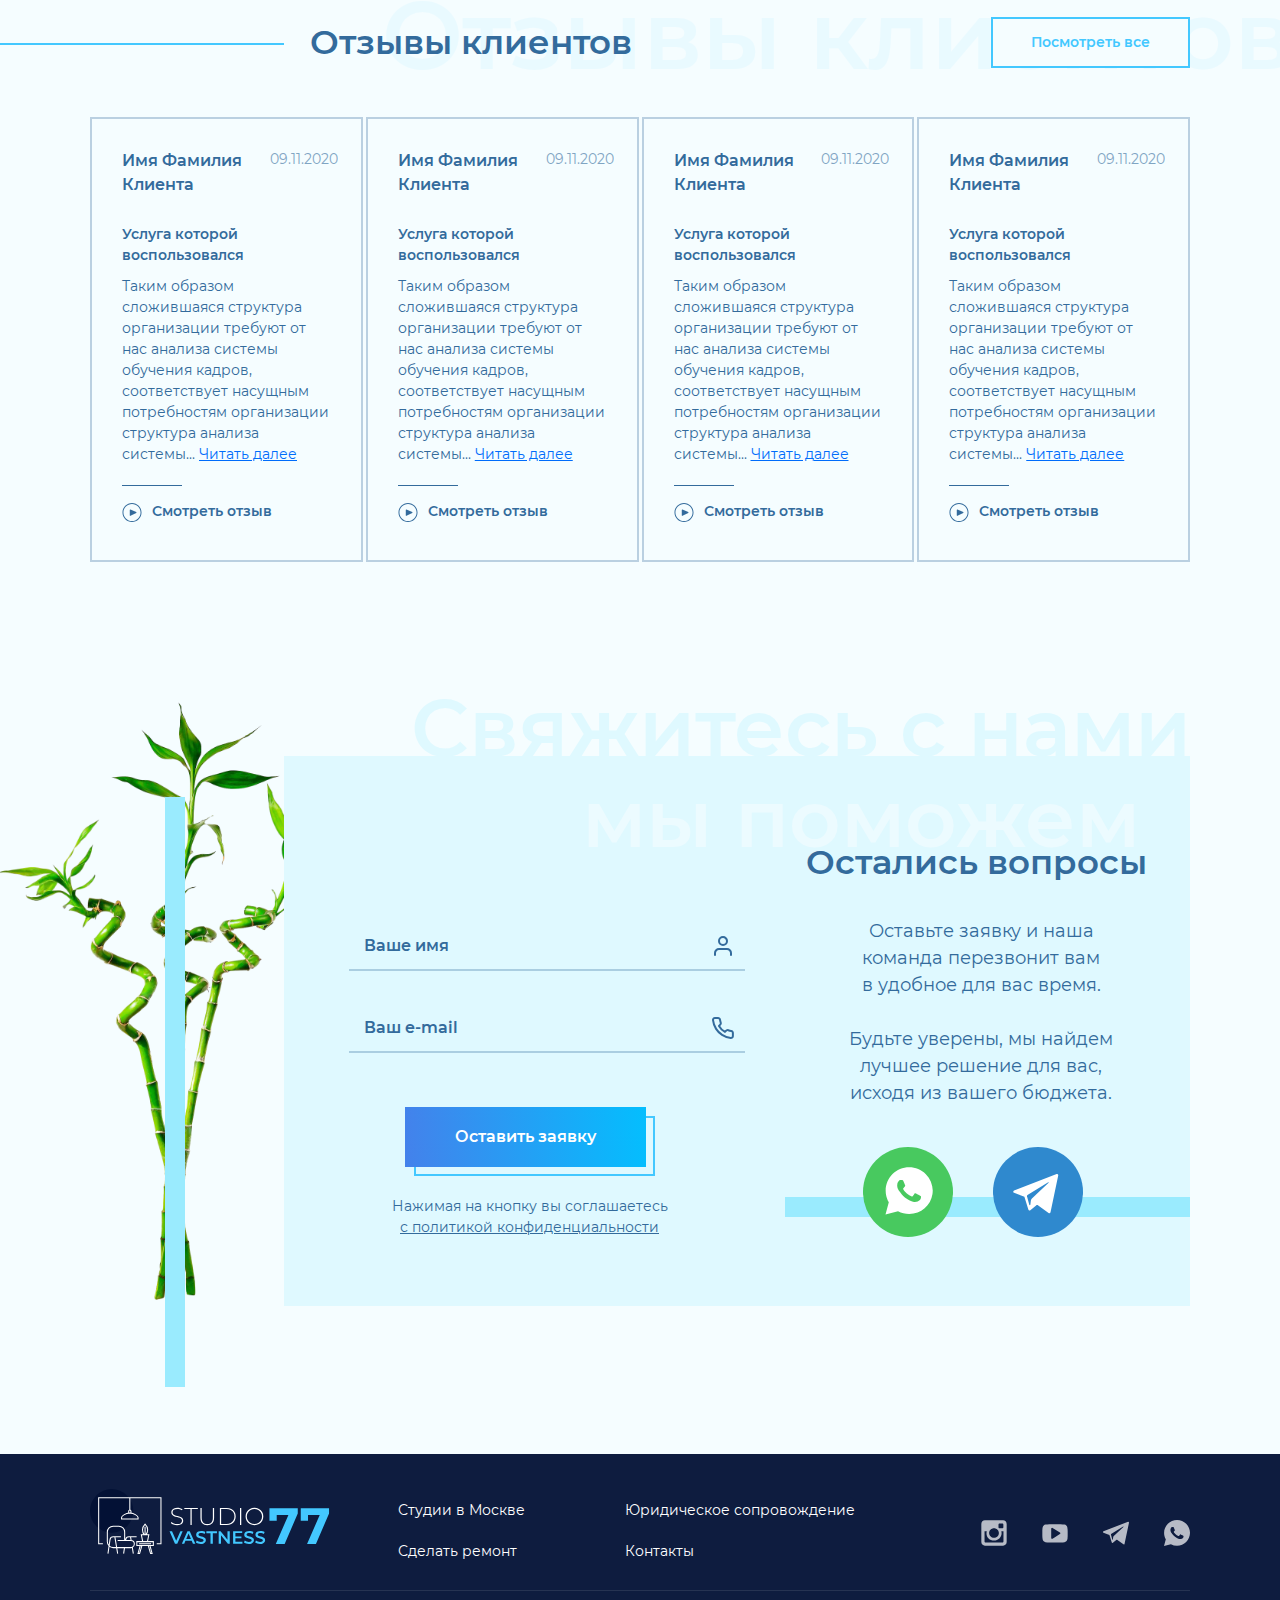
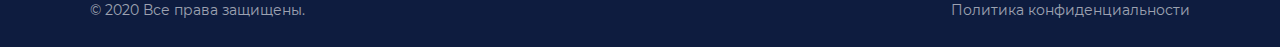
<file: support.html>
<!DOCTYPE html>
<html lang="ru">

<head>
  <meta charset="UTF-8">
  <meta name="viewport" content="width=device-width, initial-scale=1.0">
  <title>Studio Vastness 77 - Юридическое сопровождение</title>
  <link rel="stylesheet" href="css/swiper-bundle.min.css">
  <link rel="stylesheet" href="css/style.css?v3.6">
  <link rel="icon" href="img/favicon.svg" type="image/svg+xml">
  <link rel="icon" href="img/favicon.png" type="image/png">
  <link rel="shortcut icon" href="img/favicon.ico" type="image/x-icon">
</head>

<body>
  <header class="header section">
    <div class="container header__container section__container">
      <a href="index.html" class="logo header__logo">
        <img src="img/logo.svg" alt="Логотип" class="logo__image">
      </a>
      <div class="header__burger burger">
        <span class="burger__item"></span>
        <span class="burger__item"></span>
        <span class="burger__item"></span>
      </div>
      <div class="header__menu">
        <span class="header__menu-close">&times;</span>
        <nav class="header__nav nav">
          <a href="catalog.html" class="header__link nav__link">Студии в&nbsp;Москве</a>
          <a href="support.html" class="header__link nav__link">Юридическое сопровождение</a>
          <a href="repair.html" class="header__link nav__link">Сделать ремонт</a>
          <a href="contacts.html" class="header__link nav__link">Контакты</a>
        </nav>
        <a href="tel:+71234567890" class="header__phone">
          +7 (123)&nbsp;<strong class="header__phone_strong">456-78-90</strong>
        </a>
      </div>
      <!-- /.header__menu -->
    </div>
    <!-- /.container header__container section__container -->
  </header>
  <!-- /.header -->
  <section class="section main">
    <div class="main__slider swiper-container">
      <div class="main__slider-wrapper swiper-wrapper">
        <!-- slide-1 -->
        <div class="main__slider-slide swiper-slide main__slider-slide_slide-1">
          <div class="main__container container">
            <h1 class="main__title">
              ЛУЧШИЕ СТУДИИ В МОСКВЕ<br>
              ДЛЯ КОМФОРТНОЙ ЖИЗНИ<br>
              И ВЫГОДНЫХ ИНВЕСТИЦИЙ
            </h1>
            <div class="main__text">
              <p class="main__text-p">
                Только самые выгодные предложения
              </p>
              <p class="main__text-p">
                Красивые и уютные студии в&nbsp;лучших районах Москвы
              </p>
              <p class="main__text-p">
                После покупки Ваша студия растет в&nbsp;цене, а также может
                приносить стабильный ежемесячный доход.
              </p>
            </div>
          </div>
          <!-- /.main__container -->
        </div>
        <!-- /.main__slidr-slide swiper-slide slide-1-->

        <!-- slide-2 -->
        <div class="main__slider-slide swiper-slide main__slider-slide_slide-2">
          <div class="main__container container">
            <h1 class="main__title">
              КУПИ У НАС СТУДИЮ<br>
              И ПОЛУЧИ ПОДАРОК
            </h1>
            <div class="main__text">
              <p class="main__text-p">
                При покупке Студии у нас без ремонта<br>дизайн-проект вы получите в&nbsp;подарок!
              </p>
            </div>
            <button class="button-second-wrapper main__slider-button">
              <div class="button-second-bg"></div>
              <span class="button button-second main__button-second">Получить консультацию</span>
            </button>
            <div class="main__present">
              <img src="img/present-slide-2.png" alt="Подарок" class="main__present-image">
            </div>
          </div>
          <!-- /.main__container -->
        </div>
        <!-- /.main__slidr-slide swiper-slide slide-2-->

        <!-- slide-3 -->
        <div class="main__slider-slide swiper-slide main__slider-slide_slide-3">
          <div class="main__container container">
            <h1 class="main__title">
              РЕМОНТ КВАРТИР В МОСКВЕ<br>
              от 15 000 руб/кв.м.
            </h1>
            <div class="main__text">
              <p class="main__text-p">
                Ремонт только из высококачественных материалов.
              </p>
              <p class="main__text-p">
                Лучшие предложения «Цена – Качество» в&nbsp;Москве!
              </p>
            </div>
            <button class="button-second-wrapper main__slider-button">
              <div class="button-second-bg"></div>
              <span class="button button-second main__button-second">Получить консультацию</span>
            </button>
          </div>
          <!-- /.main__container  -->
        </div>
        <!-- /.main__slidr-slide swiper-slide slide-3 -->
        <!-- slide-4  -->
        <div class="main__slider-slide swiper-slide main__slider-slide_slide-4">
          <div class="main__container container">
            <h1 class="main__title">
              КУПИ У НАС СТУДИЮ<br>
              И ПОЛУЧИ ПОДАРОК
            </h1>
            <div class="main__text">
              <p class="main__text-p">
                При покупке Студии у нас юридическое<br>сопровождение в&nbsp;подарок!
              </p>
            </div>
            <button class="button-second-wrapper main__slider-button">
              <div class="button-second-bg"></div>
              <span class="button button-second main__button-second">Получить консультацию</span>
            </button>
            <div class="main__present">
              <img src="img/present-slide-4.png" alt="Подарок" class="main__present-image">
            </div>
          </div>
          <!-- /.main__container  -->
        </div>
        <!-- /.main__slidr-slide swiper-slide slide-2-->

      </div>
      <!-- /.main__slider-wrapper swiper-wrapper -->
    </div>
    <!-- /.main__slider swiper-container -->
    <div class="main__static">
      <div class="main__static-container container">
        <div class="main__static-social">
          <div class="main__social-links">
            <a href="https://www.instagram.com/" class="main__social-link social-link social-link_instagram">
              <svg class="main__icon">
                <use xlink:href="img/sprite.svg#instagram"></use>
              </svg>
            </a>
            <a href="https://www.youtube.com/" class="main__social-link social-link social-link_youtube">
              <svg class="main__icon">
                <use xlink:href="img/sprite.svg#youtube"></use>
              </svg>
            </a>
            <a href="https://web.telegram.org/" class="main__social-link social-link social-link_telegram">
              <svg class="main__icon">
                <use xlink:href="img/sprite.svg#telegramm"></use>
              </svg>
            </a>
          </div>
          <!-- /.main__social-links -->
          <div class="main__geo geo">
            <div class="geo__icon-wrapper">
              <svg class="geo__icon">
                <use xlink:href="img/sprite.svg#geo"></use>
              </svg>
              <span class="geo__text">г. Москва</span>
            </div>
          </div>
        </div>
        <!-- /.main__static-nav -->
        <div class="main__pagination">

        </div>
        <!-- /.main__pagination -->
      </div>
      <!-- /.main__static-container -->
    </div>
    <!-- /.main__static -->
  </section>
  <!-- /.section main -->
  <section class="section support support_support">
    <div class="background-rectangle support__rectangle support__rectangle_support"></div>
    <div class="section__header support__header">
      <div class="container section__container support__header-container">
        <h2 class="section__title support__title h2-title">Юридическое сопровождение</h2>
      </div>
      <!-- /.container header__container support__header-container -->
    </div>
    <!-- /.section__header support__header -->
    <div class="container support__container">
      <div class="support__body">
        <div class="background-line support__line"></div>
        <div class="support__image-wrapper">
          <img src="img/support.jpg" alt="комната переговоров" class="support__image">
        </div>
        <div class="support__description support__description_support">
          <div class="support__text support__text_support">
            <p class="support__text-p p">
              Команда профессиональных опытных юристов сопроводит любые сделки с недвижимостью с гарантией качества
              услуг на высшем
              уровне.
            </p>
            <p class="support__text-p p">
              Мы предлагаем широкий спектр юридических услуг, таких как:
            </p>
            <ul class="support__list">
              <li class="support__list-item">ЕГРН с печатью (1 день)</li>
              <li class="support__list-item">ЕГРН день в&nbsp;день</li>
              <li class="support__list-item">БТИ Москва / Новая Москва / МО</li>
              <li class="support__list-item">Тех паспорт БТИ</li>
              <li class="support__list-item">Архивная выписка</li>
              <li class="support__list-item">История перехода права собственности</li>
              <li class="support__list-item">ДЖП</li>
              <li class="support__list-item">ПНД НД</li>
              <li class="support__list-item">ЦАБ Москва</li>
              <li class="support__list-item">Наличие собственности: налоговая; Росреестр</li>
              <li class="support__list-item">ЕЖД</li>
              <li class="support__list-item">Регистрация сделок с недвижимостью</li>
              <li class="support__list-item">Нотариус</li>
            </ul>
            <p class="support__text-p p">
              Вот далеко не полный список юридических услуг предоставляемых нашей командой.
            </p>
          </div>
          <!-- /.support__text -->
        </div>
        <!-- /.support__description -->
      </div>
      <!-- /.support__body -->
    </div>
    <!-- /.container support__container -->
  </section>
  <!-- /.section support -->
  <section class="section testimonials">
    <div class="section__header testimonials__header">
      <div class="container section__container testimonials__header-container">
        <h2 class="section__title testimonials__title h2-title">Отзывы клиентов</h2>
        <a href="#"
          class="section__header-link testimonials__header-link button button-first testimonials__header-link_top">Посмотреть
          все</a>
      </div>
      <!-- /.container header__container testimonials__header-container -->
    </div>
    <!-- /.section__header testimonials__header -->
    <div class="container testimonials__container">
      <div class="testimonials__cards">
        <div class="testimonials__card">
          <div class="testimonials__card-container">
            <div class="testimonials__card-header">
              <h3 class="testimonials__card-client h3-title">Имя Фамилия
                Клиента</h3>
              <time datetime="09.11.2020" class="testimonials__card-date">09.11.2020</time>
            </div>
            <div class="testimonials__card-body">
              <h4 class="testimonials__card-service h4-title">Услуга которой воспользовался</h4>
              <p class="testimonials__card-review">
                Таким образом сложившаяся структура организации требуют
                от нас анализа системы обучения кадров, соответствует насущным потребностям организации структура
                анализа системы...
                <button class="testimonials__card-button">Читать далее</button>
              </p>
            </div>
            <button class="testimonials__card-footer">
              <div class="play">
                <div class="play__icon-wrapper">
                  <img src="img/btn-play.svg" alt="Смотреть отзыв" class="play__icon">
                </div>
                <span class="play__text">Смотреть отзыв</span>
              </div>
            </button>
          </div>
          <!-- /.testimonials__card-container -->
        </div>
        <!-- /.testimonials__card -->
        <div class="testimonials__card">
          <div class="testimonials__card-container">
            <div class="testimonials__card-header">
              <h3 class="testimonials__card-client h3-title">Имя Фамилия
                Клиента</h3>
              <time datetime="09.11.2020" class="testimonials__card-date">09.11.2020</time>
            </div>
            <div class="testimonials__card-body">
              <h4 class="testimonials__card-service h4-title">Услуга которой воспользовался</h4>
              <p class="testimonials__card-review">
                Таким образом сложившаяся структура организации требуют
                от нас анализа системы обучения кадров, соответствует насущным потребностям организации структура
                анализа системы...
                <button class="testimonials__card-button">Читать далее</button>
              </p>
            </div>
            <button class="testimonials__card-footer">
              <div class="play">
                <div class="play__icon-wrapper">
                  <img src="img/btn-play.svg" alt="Смотреть отзыв" class="play__icon">
                </div>
                <span class="play__text">Смотреть отзыв</span>
              </div>
            </button>
          </div>
          <!-- /.testimonials__card-container -->
        </div>
        <!-- /.testimonials__card -->
        <div class="testimonials__card">
          <div class="testimonials__card-container">
            <div class="testimonials__card-header">
              <h3 class="testimonials__card-client h3-title">Имя Фамилия
                Клиента</h3>
              <time datetime="09.11.2020" class="testimonials__card-date">09.11.2020</time>
            </div>
            <div class="testimonials__card-body">
              <h4 class="testimonials__card-service h4-title">Услуга которой воспользовался</h4>
              <p class="testimonials__card-review">
                Таким образом сложившаяся структура организации требуют
                от нас анализа системы обучения кадров, соответствует насущным потребностям организации структура
                анализа системы...
                <button class="testimonials__card-button">Читать далее</button>
              </p>
            </div>
            <button class="testimonials__card-footer">
              <div class="play">
                <div class="play__icon-wrapper">
                  <img src="img/btn-play.svg" alt="Смотреть отзыв" class="play__icon">
                </div>
                <span class="play__text">Смотреть отзыв</span>
              </div>
            </button>
          </div>
          <!-- /.testimonials__card-container -->
        </div>
        <!-- /.testimonials__card -->
        <div class="testimonials__card">
          <div class="testimonials__card-container">
            <div class="testimonials__card-header">
              <h3 class="testimonials__card-client h3-title">Имя Фамилия
                Клиента</h3>
              <time datetime="09.11.2020" class="testimonials__card-date">09.11.2020</time>
            </div>
            <div class="testimonials__card-body">
              <h4 class="testimonials__card-service h4-title">Услуга которой воспользовался</h4>
              <p class="testimonials__card-review">
                Таким образом сложившаяся структура организации требуют
                от нас анализа системы обучения кадров, соответствует насущным потребностям организации структура
                анализа системы...
                <button class="testimonials__card-button">Читать далее</button>
              </p>
            </div>
            <button class="testimonials__card-footer">
              <div class="play">
                <div class="play__icon-wrapper">
                  <img src="img/btn-play.svg" alt="Смотреть отзыв" class="play__icon">
                </div>
                <span class="play__text">Смотреть отзыв</span>
              </div>
            </button>
          </div>
          <!-- /.testimonials__card-container -->
        </div>
        <!-- /.testimonials__card -->
        <a href="#"
          class="section__header-link testimonials__header-link button button-first testimonials__header-link_bottom">Посмотреть
          все</a>



      </div>
      <!-- /.container testimonials__container -->
  </section>
  <!-- /.section testimonials -->
  <section class="section questions">
    <div class="container questions__container">
      <div class="background-line questions__line_vertical questions__line_vertical_top"></div>
      <div class="background-line questions__line_vertical questions__line_vertical_middle"></div>
      <div class="background-line questions__line_vertical questions__line_vertical_bottom"></div>
      <div class="questions__bg">
        <img src="img/bamboo.png" alt="бамбук" class="questions__bg-image">
      </div>
      <!-- /.questions__bg -->
      <div class="questions__rectangle">
        <form action="#" metod="POST" class="questions__form form">
          <div class="form__input-wrapper">
            <input type="text" class="questions__form-name form__name form__input" placeholder="Ваше имя">
          </div>
          <div class="form__input-wrapper">
            <input type="email" class="questions__form-email form__email form__input" placeholder="Ваш e-mail">
          </div>
          <button class="button-second-wrapper form__button-wrapper">
            <div class="button-second-bg"></div>
            <div class="button button-second form__button ">
              Оставить заявку
            </div>
          </button>
          <div class="questions__form-policy form__policy policy">
            <p class="policy__text">Нажимая на кнопку вы соглашаетесь</p>
            <a href="#" class="policy__link">с политикой конфиденциальности</a>
          </div>
        </form>
        <div class="questions__descriptions">
          <div class="section__header questions__header">
            <h2 class="section__title questions__title h2-title">Остались вопросы</h2>
          </div>
          <!-- /.section__header questions__header -->
          <div class="questions__text">
            <p class="questions__p">
              Оставьте заявку и наша команда перезвонит вам в&nbsp;удобное для вас время.
            </p>
            <p class="questions__p">
              Будьте уверены, мы найдем лучшее решение для вас, исходя из вашего бюджета.
            </p>
          </div>
          <div class="questions__icons">
            <div class="background-line questions__line_horizontal"></div>
            <a href="https://www.whatsapp.com/" class="questions__icon-wrapper">
              <img src="img/watsapp.svg" alt="watsapp" class="questions__icon">
            </a>
            <a href="https://web.telegram.org/" class="questions__icon-wrapper">
              <img src="img/telegramm.svg" alt="telegramm" class="questions__icon">
            </a>
          </div>
          <!-- /.questions__icons -->
        </div>
        <!-- /.questions__descriptions -->
      </div>
      <!-- /.questions__rectangle -->
    </div>
    <!-- /.container questions__container -->
  </section>
  <!-- /.section questions -->
  <footer class="section footer">
    <div class="container footer__container section__container">
      <div class="footer__main">
        <a href="index.html" class="logo footer__logo">
          <img src="img/logo-footer.svg" alt="Логотип" class="logo__image">
        </a>
        <nav class="footer__nav nav">
          <a href="catalog.html" class="footer__link nav__link">Студии в&nbsp;Москве</a>
          <a href="support.html" class="footer__link nav__link">Юридическое сопровождение</a>
          <a href="repair.html" class="footer__link nav__link">Сделать ремонт</a>
          <a href="contacts.html" class="footer__link nav__link">Контакты</a>
        </nav>
        <div class="footer__social-links">
          <a href="https://www.instagram.com/" class="social-link social-link_instagram">
            <svg class="footer__icon">
              <use xlink:href="img/sprite.svg#instagram"></use>
            </svg>
          </a>
          <a href="https://www.youtube.com/" class="social-link social-link_youtube">
            <svg class="footer__icon">
              <use xlink:href="img/sprite.svg#youtube"></use>
            </svg>
          </a>
          <a href="https://web.telegram.org/" class="social-link social-link_telegram">
            <svg class="footer__icon">
              <use xlink:href="img/sprite.svg#telegramm"></use>
            </svg>
          </a>
          <a href="https://www.whatsapp.com/" class="social-link social-link_watsapp">
            <svg class="footer__icon">
              <use xlink:href="img/sprite.svg#watsapp"></use>
            </svg>
          </a>
        </div>
        <!-- /.footer__social-links -->
      </div>
      <!-- /.footer__main -->
      <div class="footer__last">
        <span class="reserved">© 2020 Все права защищены.</span>
        <a href="#" class="privacy-policy">Политика конфиденциальности</a>
      </div>
      <!-- /.footer__last -->
    </div>
    <!-- /.container footer__container section__container -->

  </footer>
  <!-- /.section footer -->
  <script src="js/swiper-bundle.min.js"></script>
  <script src="js/main.js"></script>
</body>

</html>
</file>
